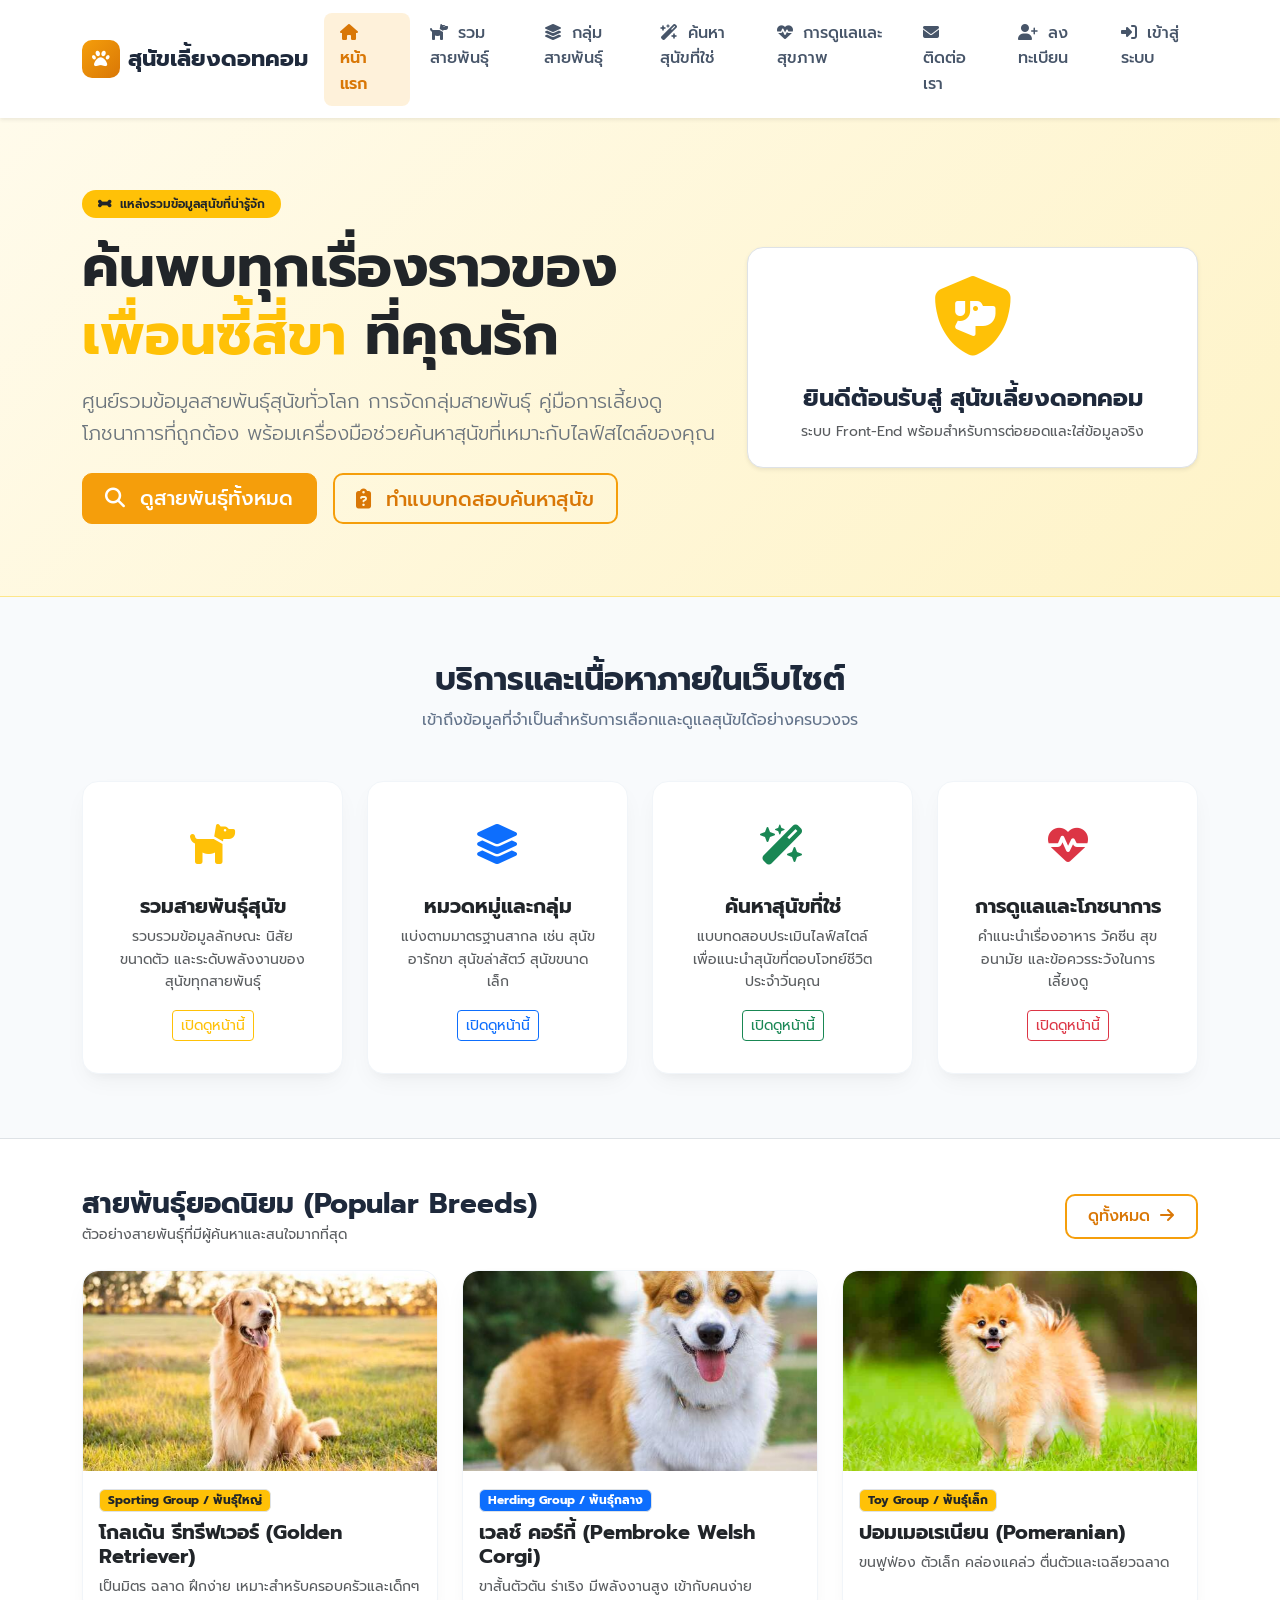
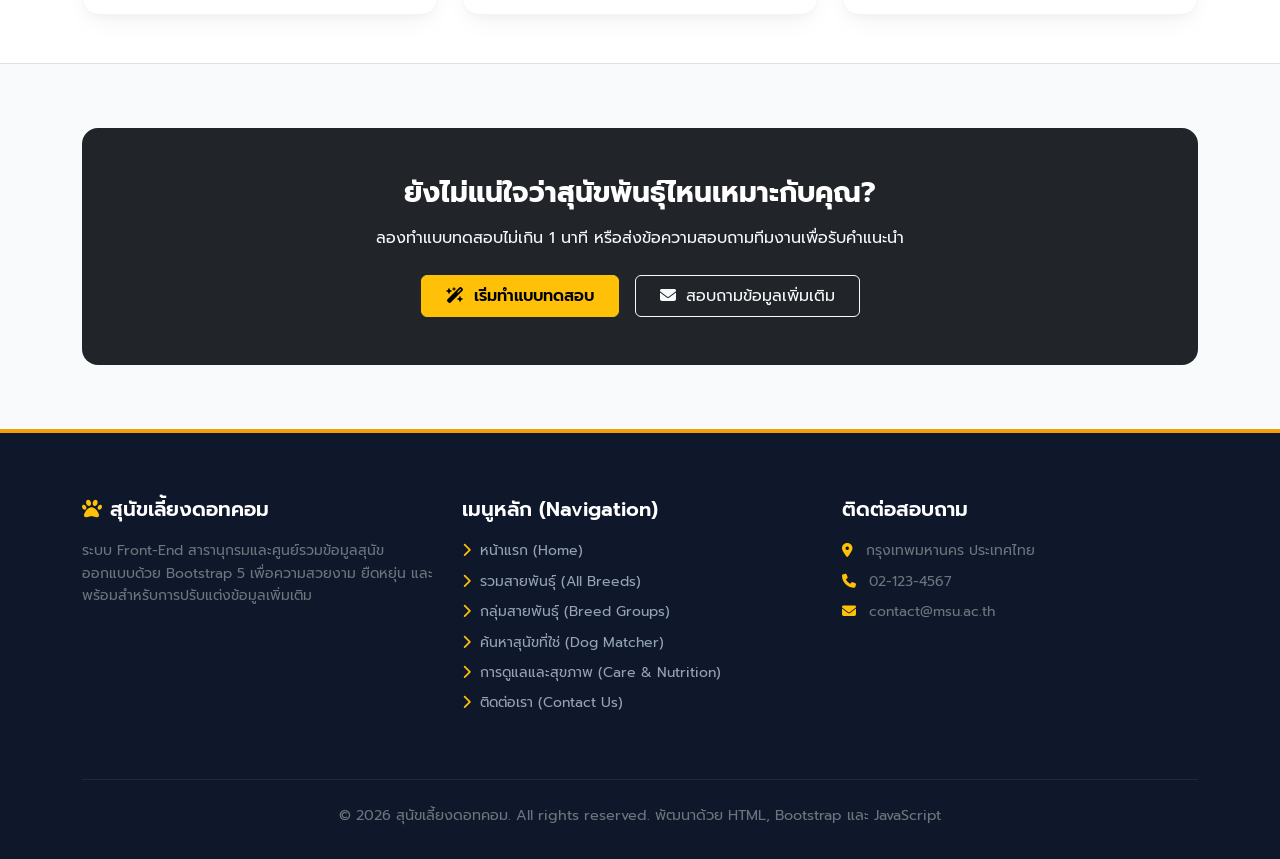
<file: index.html>
<!DOCTYPE html>
<html lang="th">
<head>
  <!-- ==========================================================================
       1. META TAGS & TITLE
       ========================================================================== -->
  <meta charset="UTF-8">
  <meta name="viewport" content="width=device-width, initial-scale=1.0">
  <title>หน้าแรก (Home) - สุนัขเลี้ยงดอทคอม สารานุกรมสุนัข</title>

  <!-- ==========================================================================
       2. EXTERNAL CSS & FONTS (Bootstrap 5, Font Awesome, Google Font Prompt)
       ========================================================================== -->
  <!-- Bootstrap 5 CSS CDN -->
  <link href="https://cdn.jsdelivr.net/npm/bootstrap@5.3.3/dist/css/bootstrap.min.css" rel="stylesheet">
  <!-- Font Awesome 6 Icons CDN -->
  <link rel="stylesheet" href="https://cdnjs.cloudflare.com/ajax/libs/font-awesome/6.5.2/css/all.min.css">
  <!-- Custom Stylesheet -->
  <link rel="stylesheet" href="css/style.css">
</head>
<body>

  <!-- ==========================================================================
       3. NAVIGATION BAR (แถบเมนูนำทางหลักทั้ง 6 หน้า)
       สามารถนำไปแก้ไขชื่อเมนู หรือเพิ่มลิงก์ได้ในส่วนนี้
       ========================================================================== -->
  <nav class="navbar navbar-expand-lg navbar-light bg-white sticky-top shadow-sm">
    <div class="container">
      <!-- โลโก้เว็บไซต์ -->
      <a class="navbar-brand" href="index.html">
        <span class="brand-icon"><i class="fa-solid fa-paw"></i></span>
        <span>สุนัขเลี้ยงดอทคอม</span>
      </a>

      <!-- ปุ่ม Hamburger สำหรับหน้าจอมือถือ -->
      <button class="navbar-toggler" type="button" data-bs-toggle="collapse" data-bs-target="#mainNavbar" aria-controls="mainNavbar" aria-expanded="false" aria-label="สลับแถบเมนู">
        <span class="navbar-toggler-icon"></span>
      </button>

      <!-- รายการลิงก์ 6 เมนูหลัก -->
      <div class="collapse navbar-collapse" id="mainNavbar">
        <ul class="navbar-nav ms-auto mb-2 mb-lg-0 gap-1">
          <!-- เมนูที่ 1: หน้าแรก (Active อยู่ที่หน้านี้) -->
          <li class="nav-item">
            <a class="nav-link active" aria-current="page" href="index.html">
              <i class="fa-solid fa-house me-1"></i> หน้าแรก
            </a>
          </li>
          <!-- เมนูที่ 2: หน้ารวมสายพันธุ์สุนัข -->
          <li class="nav-item">
            <a class="nav-link" href="breeds.html">
              <i class="fa-solid fa-dog me-1"></i> รวมสายพันธุ์
            </a>
          </li>
          <!-- เมนูที่ 3: หน้าหมวดหมู่/กลุ่มสุนัข -->
          <li class="nav-item">
            <a class="nav-link" href="groups.html">
              <i class="fa-solid fa-layer-group me-1"></i> กลุ่มสายพันธุ์
            </a>
          </li>
          <!-- เมนูที่ 4: หน้าค้นหาสุนัขที่เหมาะกับคุณ -->
          <li class="nav-item">
            <a class="nav-link" href="quiz.html">
              <i class="fa-solid fa-wand-magic-sparkles me-1"></i> ค้นหาสุนัขที่ใช่
            </a>
          </li>
          <!-- เมนูที่ 5: หน้าคู่มือการดูแลสุขภาพและโภชนาการ -->
          <li class="nav-item">
            <a class="nav-link" href="care.html">
              <i class="fa-solid fa-heart-pulse me-1"></i> การดูแลและสุขภาพ
            </a>
          </li>
          <!-- เมนูที่ 6: หน้าติดต่อเรา / แบบฟอร์มสอบถาม -->
          <li class="nav-item">
            <a class="nav-link" href="contact.html">
              <i class="fa-solid fa-envelope me-1"></i> ติดต่อเรา
            </a>
          </li>
          <!-- เมนูที่ 7: หน้าลงทะเบียนสมาชิก -->
          <li class="nav-item">
            <a class="nav-link" href="register.html">
              <i class="fa-solid fa-user-plus me-1"></i> ลงทะเบียน
            </a>
          </li>
          <!-- เมนูที่ 8: หน้าเข้าสู่ระบบ -->
          <li class="nav-item">
            <a class="nav-link" href="login.php">
              <i class="fa-solid fa-right-to-bracket me-1"></i> เข้าสู่ระบบ
            </a>
          </li>
        </ul>
      </div>
    </div>
  </nav>

  <!-- ==========================================================================
       4. HERO BANNER SECTION (ส่วนแบนเนอร์หลักต้อนรับ)
       สามารถแก้ไขข้อความต้อนรับ รูปภาพ หรือปุ่ม Call-to-action ได้
       ========================================================================== -->
  <header class="py-5" style="background: linear-gradient(135deg, #fffbeb 0%, #fef3c7 100%); border-bottom: 1px solid #fde68a;">
    <div class="container py-4">
      <div class="row align-items-center g-4">
        <!-- ฝั่งซ้าย: ข้อความโปรโมทและปุ่มเข้าสู่เนื้อหา -->
        <div class="col-lg-7">
          <span class="badge bg-warning text-dark px-3 py-2 rounded-pill mb-3 fw-semibold">
            <i class="fa-solid fa-bone me-1"></i> แหล่งรวมข้อมูลสุนัขที่น่ารู้จัก
          </span>
          <h1 class="display-4 fw-bold text-dark mb-3">
            ค้นพบทุกเรื่องราวของ <span class="text-warning">เพื่อนซี้สี่ขา</span> ที่คุณรัก
          </h1>
          <p class="lead text-secondary mb-4">
            ศูนย์รวมข้อมูลสายพันธุ์สุนัขทั่วโลก การจัดกลุ่มสายพันธุ์ คู่มือการเลี้ยงดู โภชนาการที่ถูกต้อง พร้อมเครื่องมือช่วยค้นหาสุนัขที่เหมาะกับไลฟ์สไตล์ของคุณ
          </p>
          <div class="d-flex flex-wrap gap-3">
            <a href="breeds.html" class="btn btn-primary-custom btn-lg">
              <i class="fa-solid fa-magnifying-glass me-2"></i> ดูสายพันธุ์ทั้งหมด
            </a>
            <a href="quiz.html" class="btn btn-outline-custom btn-lg">
              <i class="fa-solid fa-clipboard-question me-2"></i> ทำแบบทดสอบค้นหาสุนัข
            </a>
          </div>
        </div>

        <!-- ฝั่งขวา: การ์ดภาพตัวอย่างหรือไอคอน Hero -->
        <div class="col-lg-5 text-center">
          <div class="bg-white p-4 rounded-4 shadow-sm border text-center">
            <div class="display-1 text-warning mb-3">
              <i class="fa-solid fa-shield-dog"></i>
            </div>
            <h4 class="fw-bold mb-2">ยินดีต้อนรับสู่ สุนัขเลี้ยงดอทคอม</h4>
            <p class="text-muted small mb-0">ระบบ Front-End พร้อมสำหรับการต่อยอดและใส่ข้อมูลจริง</p>
          </div>
        </div>
      </div>
    </div>
  </header>

  <!-- ==========================================================================
       5. HIGHLIGHT FEATURES SECTION (จุดเด่นและบริการของเว็บไซต์)
       ========================================================================== -->
  <section class="section-padding">
    <div class="container">
      <div class="text-center mb-5">
        <h2 class="section-title">บริการและเนื้อหาภายในเว็บไซต์</h2>
        <p class="section-subtitle">เข้าถึงข้อมูลที่จำเป็นสำหรับการเลือกและดูแลสุนัขได้อย่างครบวงจร</p>
      </div>

      <div class="row g-4">
        <!-- การ์ดที่ 1: รวมสายพันธุ์ -->
        <div class="col-md-6 col-lg-3">
          <div class="card custom-card h-100 p-3 text-center">
            <div class="card-body">
              <div class="text-warning fs-1 mb-3">
                <i class="fa-solid fa-dog"></i>
              </div>
              <h5 class="card-title fw-bold">รวมสายพันธุ์สุนัข</h5>
              <p class="card-text text-muted small">รวบรวมข้อมูลลักษณะ นิสัย ขนาดตัว และระดับพลังงานของสุนัขทุกสายพันธุ์</p>
              <a href="breeds.html" class="btn btn-sm btn-outline-warning">เปิดดูหน้านี้</a>
            </div>
          </div>
        </div>

        <!-- การ์ดที่ 2: กลุ่มสายพันธุ์ -->
        <div class="col-md-6 col-lg-3">
          <div class="card custom-card h-100 p-3 text-center">
            <div class="card-body">
              <div class="text-primary fs-1 mb-3">
                <i class="fa-solid fa-layer-group"></i>
              </div>
              <h5 class="card-title fw-bold">หมวดหมู่และกลุ่ม</h5>
              <p class="card-text text-muted small">แบ่งตามมาตรฐานสากล เช่น สุนัขอารักขา สุนัขล่าสัตว์ สุนัขขนาดเล็ก</p>
              <a href="groups.html" class="btn btn-sm btn-outline-primary">เปิดดูหน้านี้</a>
            </div>
          </div>
        </div>

        <!-- การ์ดที่ 3: ระบบ Dog Matcher -->
        <div class="col-md-6 col-lg-3">
          <div class="card custom-card h-100 p-3 text-center">
            <div class="card-body">
              <div class="text-success fs-1 mb-3">
                <i class="fa-solid fa-wand-magic-sparkles"></i>
              </div>
              <h5 class="card-title fw-bold">ค้นหาสุนัขที่ใช่</h5>
              <p class="card-text text-muted small">แบบทดสอบประเมินไลฟ์สไตล์ เพื่อแนะนำสุนัขที่ตอบโจทย์ชีวิตประจำวันคุณ</p>
              <a href="quiz.html" class="btn btn-sm btn-outline-success">เปิดดูหน้านี้</a>
            </div>
          </div>
        </div>

        <!-- การ์ดที่ 4: คู่มือสุขภาพ -->
        <div class="col-md-6 col-lg-3">
          <div class="card custom-card h-100 p-3 text-center">
            <div class="card-body">
              <div class="text-danger fs-1 mb-3">
                <i class="fa-solid fa-heart-pulse"></i>
              </div>
              <h5 class="card-title fw-bold">การดูแลและโภชนาการ</h5>
              <p class="card-text text-muted small">คำแนะนำเรื่องอาหาร วัคซีน สุขอนามัย และข้อควรระวังในการเลี้ยงดู</p>
              <a href="care.html" class="btn btn-sm btn-outline-danger">เปิดดูหน้านี้</a>
            </div>
          </div>
        </div>
      </div>
    </div>
  </section>

  <!-- ==========================================================================
       6. PREVIEW BREEDS SECTION (ตัวอย่างสายพันธุ์ยอดนิยม)
       ========================================================================== -->
  <section class="py-5 bg-white border-top border-bottom">
    <div class="container">
      <div class="d-flex justify-content-between align-items-center mb-4 flex-wrap gap-2">
        <div>
          <h3 class="fw-bold mb-1">สายพันธุ์ยอดนิยม (Popular Breeds)</h3>
          <p class="text-muted mb-0 small">ตัวอย่างสายพันธุ์ที่มีผู้ค้นหาและสนใจมากที่สุด</p>
        </div>
        <a href="breeds.html" class="btn btn-outline-custom">ดูทั้งหมด <i class="fa-solid fa-arrow-right ms-1"></i></a>
      </div>

      <div class="row g-4">
        <!-- ตัวอย่างสายพันธุ์ 1 -->
        <div class="col-md-4">
          <div class="card custom-card h-100">
            <!-- รูปภาพสายพันธุ์จากโฟลเดอร์ Assets -->
            <img src="Assets/images/Large breeds/Golden Retriever.jpg" class="card-img-top breed-card-img" alt="โกลเด้น รีทรีฟเวอร์ (Golden Retriever)" loading="lazy" onerror="this.src='images/breeds/golden-retriever.svg'">
            <div class="card-body">
              <span class="badge bg-warning text-dark border mb-2">Sporting Group / พันธุ์ใหญ่</span>
              <h5 class="card-title fw-bold">โกลเด้น รีทรีฟเวอร์ (Golden Retriever)</h5>
              <p class="card-text text-muted small">เป็นมิตร ฉลาด ฝึกง่าย เหมาะสำหรับครอบครัวและเด็กๆ</p>
            </div>
          </div>
        </div>

        <!-- ตัวอย่างสายพันธุ์ 2 -->
        <div class="col-md-4">
          <div class="card custom-card h-100">
            <!-- รูปภาพสายพันธุ์จากโฟลเดอร์ Assets -->
            <img src="Assets/images/Medium breeds/Pembroke Welsh Corgi.jpg" class="card-img-top breed-card-img" alt="เวลช์ คอร์กี้ (Pembroke Welsh Corgi)" loading="lazy" onerror="this.src='images/breeds/corgi.svg'">
            <div class="card-body">
              <span class="badge bg-primary text-white border mb-2">Herding Group / พันธุ์กลาง</span>
              <h5 class="card-title fw-bold">เวลช์ คอร์กี้ (Pembroke Welsh Corgi)</h5>
              <p class="card-text text-muted small">ขาสั้นตัวตัน ร่าเริง มีพลังงานสูง เข้ากับคนง่าย</p>
            </div>
          </div>
        </div>

        <!-- ตัวอย่างสายพันธุ์ 3 -->
        <div class="col-md-4">
          <div class="card custom-card h-100">
            <!-- รูปภาพสายพันธุ์จากโฟลเดอร์ Assets -->
            <img src="Assets/images/Small breeds/Pomeranian.jpg" class="card-img-top breed-card-img" alt="ปอมเมอเรเนียน (Pomeranian)" loading="lazy" onerror="this.src='images/breeds/pomeranian.svg'">
            <div class="card-body">
              <span class="badge bg-warning text-dark border mb-2">Toy Group / พันธุ์เล็ก</span>
              <h5 class="card-title fw-bold">ปอมเมอเรเนียน (Pomeranian)</h5>
              <p class="card-text text-muted small">ขนฟูฟ่อง ตัวเล็ก คล่องแคล่ว ตื่นตัวและเฉลียวฉลาด</p>
            </div>
          </div>
        </div>
      </div>
    </div>
  </section>

  <!-- ==========================================================================
       7. CTA BANNER (กล่องเชิญชวนติดต่อหรือทำแบบทดสอบ)
       ========================================================================== -->
  <section class="section-padding">
    <div class="container">
      <div class="p-5 rounded-4 text-center bg-dark text-white position-relative overflow-hidden">
        <h3 class="fw-bold mb-3">ยังไม่แน่ใจว่าสุนัขพันธุ์ไหนเหมาะกับคุณ?</h3>
        <p class="text-light mb-4">ลองทำแบบทดสอบไม่เกิน 1 นาที หรือส่งข้อความสอบถามทีมงานเพื่อรับคำแนะนำ</p>
        <div class="d-flex justify-content-center gap-3 flex-wrap">
          <a href="quiz.html" class="btn btn-warning px-4 py-2 fw-semibold">
            <i class="fa-solid fa-wand-magic-sparkles me-1"></i> เริ่มทำแบบทดสอบ
          </a>
          <a href="contact.html" class="btn btn-outline-light px-4 py-2">
            <i class="fa-solid fa-envelope me-1"></i> สอบถามข้อมูลเพิ่มเติม
          </a>
        </div>
      </div>
    </div>
  </section>

  <!-- ==========================================================================
       8. FOOTER SECTION (ส่วนท้ายเว็บไซต์)
       ========================================================================== -->
  <footer class="footer">
    <div class="container">
      <div class="row g-4">
        <!-- ข้อมูลเว็บไซต์ -->
        <div class="col-lg-4 col-md-6">
          <h5 class="footer-heading">
            <i class="fa-solid fa-paw text-warning me-2"></i>สุนัขเลี้ยงดอทคอม
          </h5>
          <p class="small text-secondary">
            ระบบ Front-End สารานุกรมและศูนย์รวมข้อมูลสุนัข ออกแบบด้วย Bootstrap 5 เพื่อความสวยงาม ยืดหยุ่น และพร้อมสำหรับการปรับแต่งข้อมูลเพิ่มเติม
          </p>
        </div>

        <!-- ลิงก์ด่วนทั้ง 6 เมนู -->
        <div class="col-lg-4 col-md-6">
          <h5 class="footer-heading">เมนูหลัก (Navigation)</h5>
          <ul class="list-unstyled small d-flex flex-column gap-2">
            <li><a href="index.html"><i class="fa-solid fa-chevron-right me-1 text-warning"></i> หน้าแรก (Home)</a></li>
            <li><a href="breeds.html"><i class="fa-solid fa-chevron-right me-1 text-warning"></i> รวมสายพันธุ์ (All Breeds)</a></li>
            <li><a href="groups.html"><i class="fa-solid fa-chevron-right me-1 text-warning"></i> กลุ่มสายพันธุ์ (Breed Groups)</a></li>
            <li><a href="quiz.html"><i class="fa-solid fa-chevron-right me-1 text-warning"></i> ค้นหาสุนัขที่ใช่ (Dog Matcher)</a></li>
            <li><a href="care.html"><i class="fa-solid fa-chevron-right me-1 text-warning"></i> การดูแลและสุขภาพ (Care & Nutrition)</a></li>
            <li><a href="contact.html"><i class="fa-solid fa-chevron-right me-1 text-warning"></i> ติดต่อเรา (Contact Us)</a></li>
          </ul>
        </div>

        <!-- ข้อมูลติดต่อด่วน -->
        <div class="col-lg-4 col-md-12">
          <h5 class="footer-heading">ติดต่อสอบถาม</h5>
          <p class="small text-secondary mb-2"><i class="fa-solid fa-location-dot me-2 text-warning"></i> กรุงเทพมหานคร ประเทศไทย</p>
          <p class="small text-secondary mb-2"><i class="fa-solid fa-phone me-2 text-warning"></i> 02-123-4567</p>
          <p class="small text-secondary mb-3"><i class="fa-solid fa-envelope me-2 text-warning"></i> contact@msu.ac.th</p>
        </div>
      </div>

      <!-- ลิขสิทธิ์ -->
      <div class="footer-bottom text-center text-secondary">
        <p class="mb-0">© 2026 สุนัขเลี้ยงดอทคอม. All rights reserved. พัฒนาด้วย HTML, Bootstrap และ JavaScript</p>
      </div>
    </div>
  </footer>

  <!-- ==========================================================================
       9. SCRIPTS (Bootstrap 5 Bundle & Main JS)
       ========================================================================== -->
  <script src="https://cdn.jsdelivr.net/npm/bootstrap@5.3.3/dist/js/bootstrap.bundle.min.js"></script>
  <script src="js/main.js"></script>
</body>
</html>
</file>
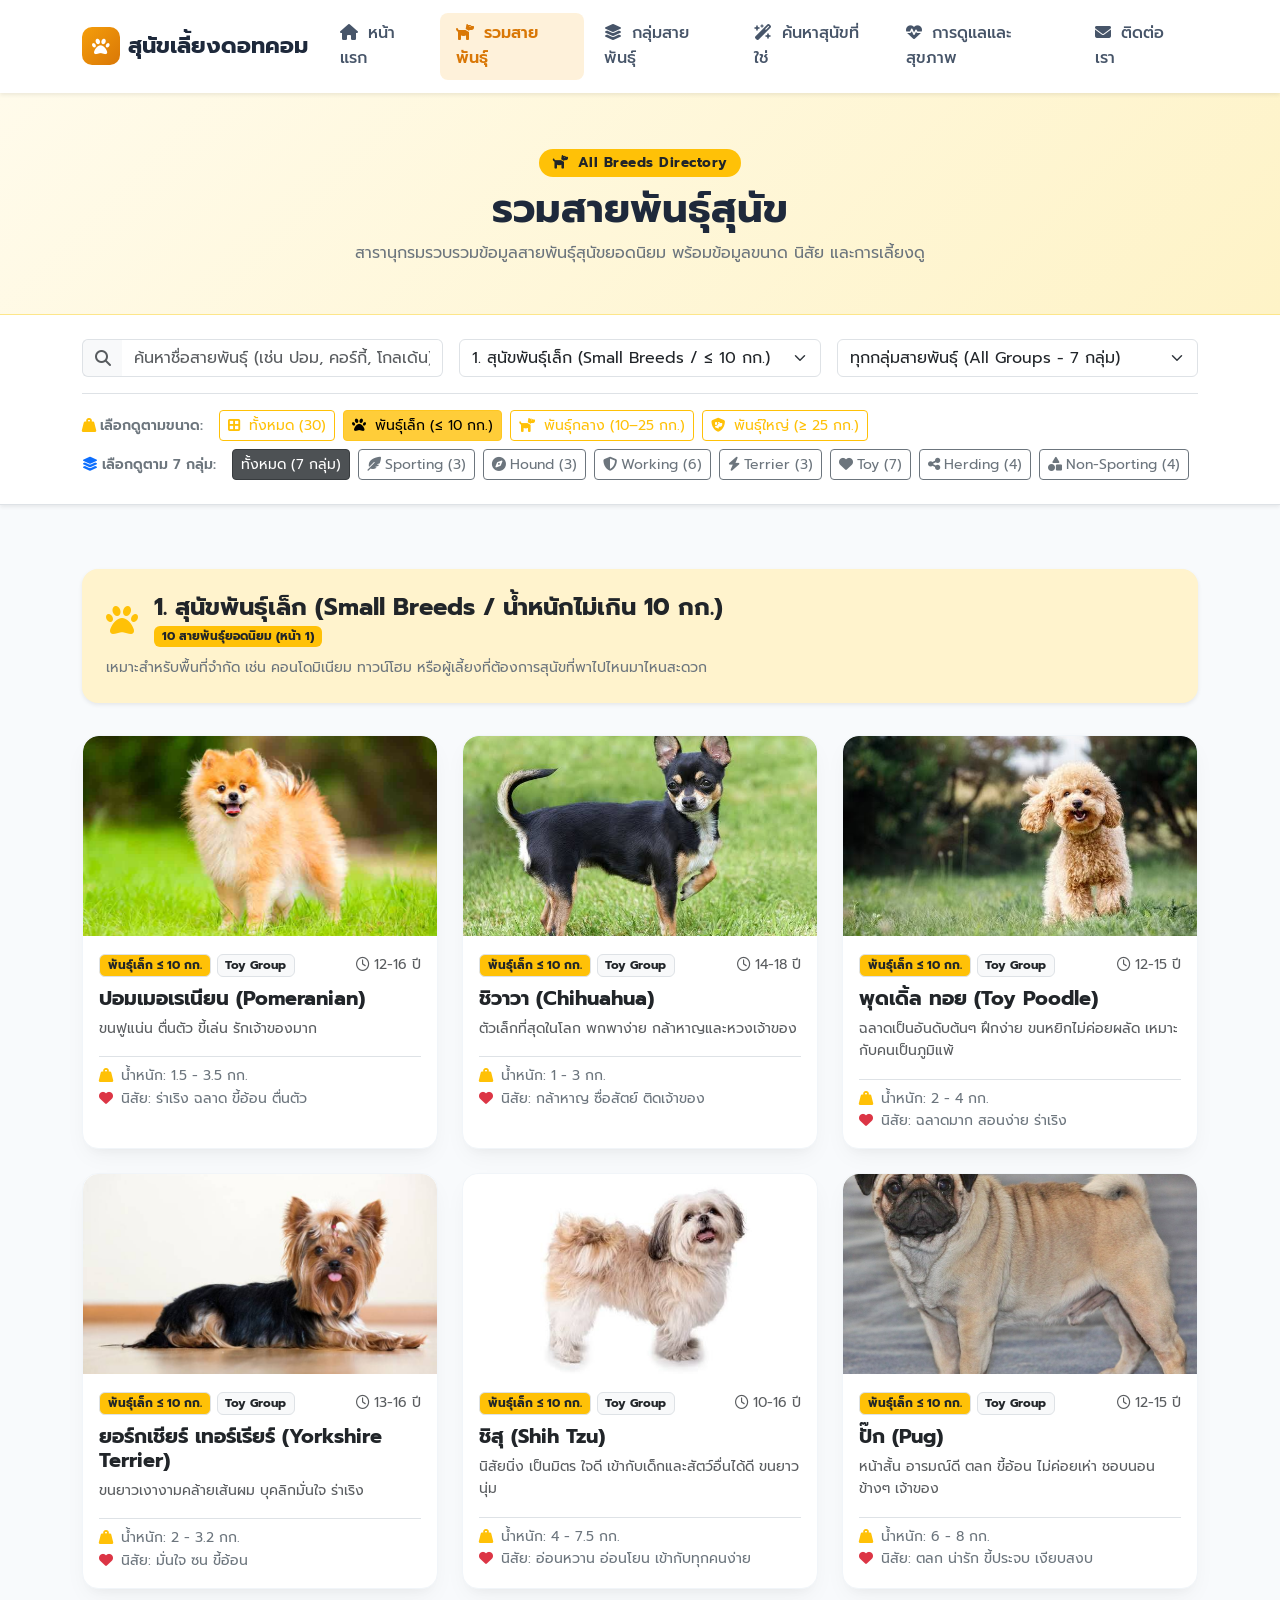
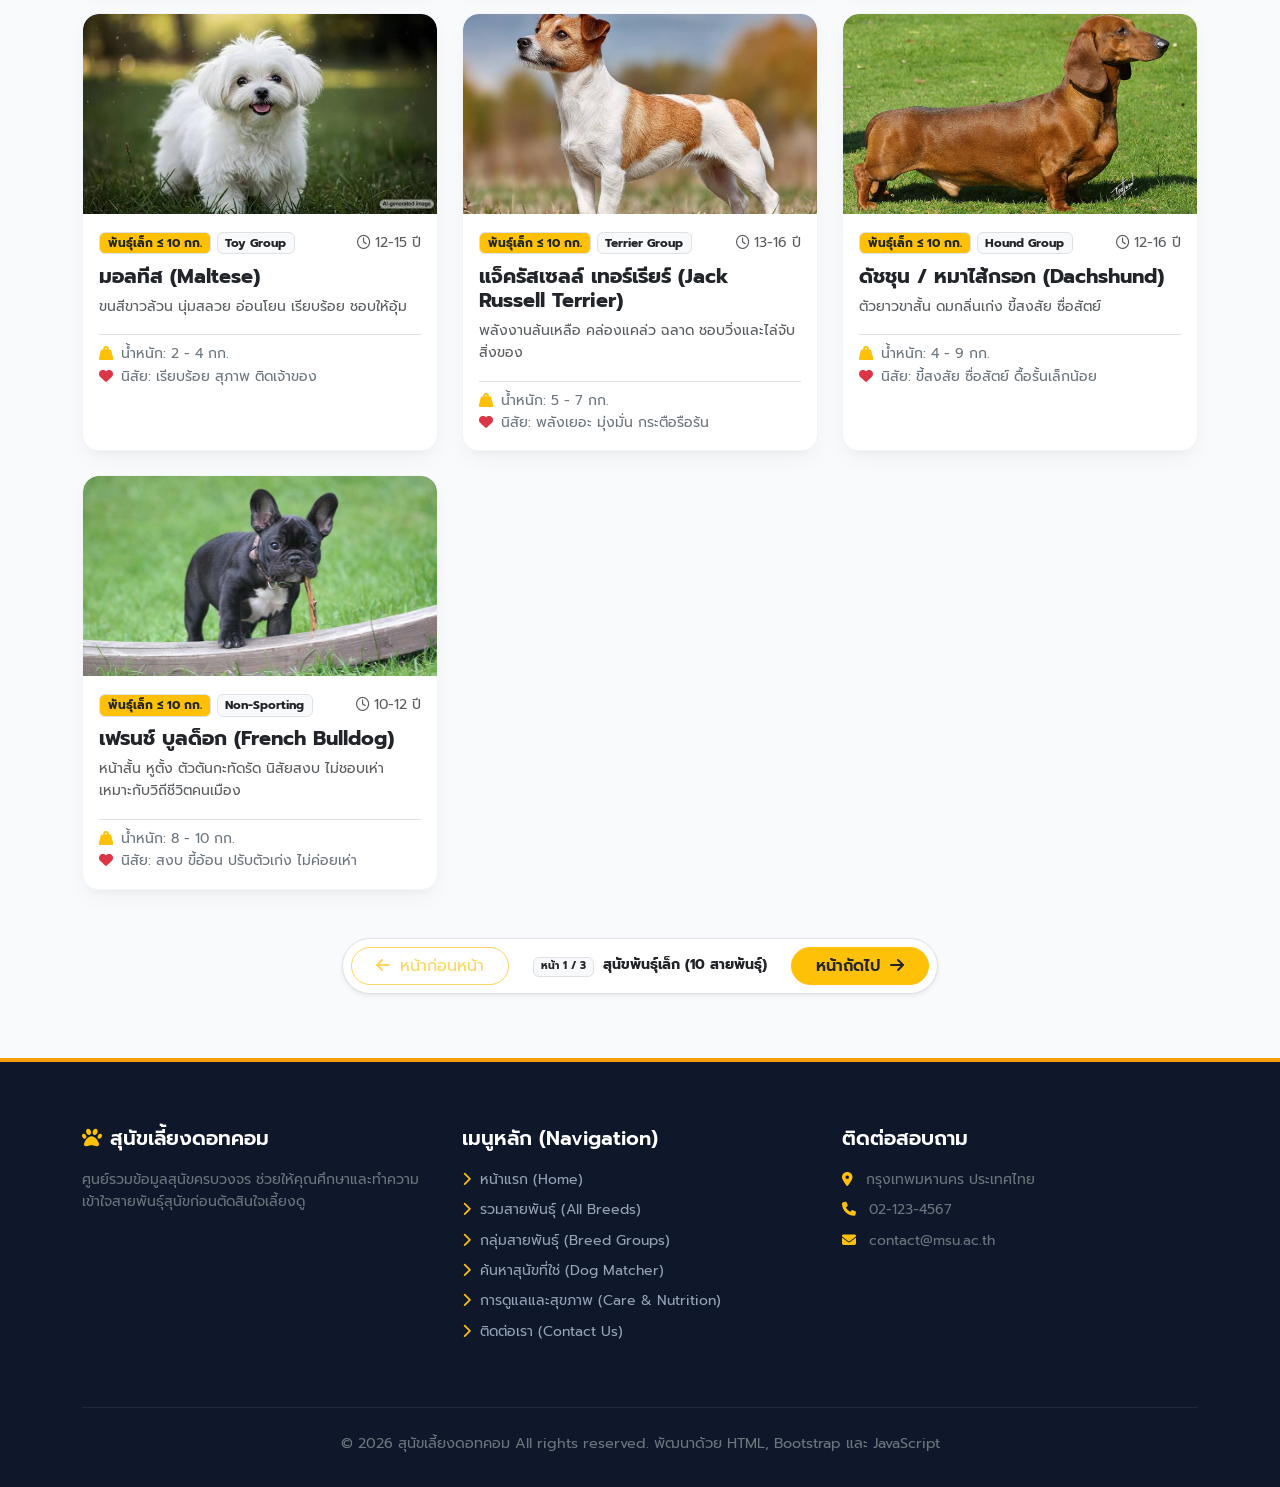
<file: breeds.html>
<!DOCTYPE html>
<html lang="th">
<head>
  <!-- ==========================================================================
       1. META TAGS & TITLE
       ========================================================================== -->
  <meta charset="UTF-8">
  <meta name="viewport" content="width=device-width, initial-scale=1.0">
  <title>รวมสายพันธุ์สุนัข (All Breeds) - สุนัขเลี้ยงดอทคอม</title>

  <!-- ==========================================================================
       2. EXTERNAL CSS & FONTS
       ========================================================================== -->
  <link href="https://cdn.jsdelivr.net/npm/bootstrap@5.3.3/dist/css/bootstrap.min.css" rel="stylesheet">
  <link rel="stylesheet" href="https://cdnjs.cloudflare.com/ajax/libs/font-awesome/6.5.2/css/all.min.css">
  <link rel="stylesheet" href="css/style.css">
</head>
<body>

  <!-- ==========================================================================
       3. NAVIGATION BAR (แถบเมนูนำทางหลักทั้ง 6 หน้า)
       ========================================================================== -->
  <nav class="navbar navbar-expand-lg navbar-light bg-white sticky-top shadow-sm">
    <div class="container">
      <a class="navbar-brand" href="index.html">
        <span class="brand-icon"><i class="fa-solid fa-paw"></i></span>
        <span>สุนัขเลี้ยงดอทคอม</span>
      </a>

      <button class="navbar-toggler" type="button" data-bs-toggle="collapse" data-bs-target="#mainNavbar" aria-controls="mainNavbar" aria-expanded="false" aria-label="สลับแถบเมนู">
        <span class="navbar-toggler-icon"></span>
      </button>

      <div class="collapse navbar-collapse" id="mainNavbar">
        <ul class="navbar-nav ms-auto mb-2 mb-lg-0 gap-1">
          <!-- เมนูที่ 1: หน้าแรก -->
          <li class="nav-item">
            <a class="nav-link" href="index.html">
              <i class="fa-solid fa-house me-1"></i> หน้าแรก
            </a>
          </li>
          <!-- เมนูที่ 2: หน้ารวมสายพันธุ์สุนัข (Active ที่หน้านี้) -->
          <li class="nav-item">
            <a class="nav-link active" aria-current="page" href="breeds.html">
              <i class="fa-solid fa-dog me-1"></i> รวมสายพันธุ์
            </a>
          </li>
          <!-- เมนูที่ 3: หน้าหมวดหมู่/กลุ่มสุนัข -->
          <li class="nav-item">
            <a class="nav-link" href="groups.html">
              <i class="fa-solid fa-layer-group me-1"></i> กลุ่มสายพันธุ์
            </a>
          </li>
          <!-- เมนูที่ 4: หน้าค้นหาสุนัขที่เหมาะกับคุณ -->
          <li class="nav-item">
            <a class="nav-link" href="quiz.html">
              <i class="fa-solid fa-wand-magic-sparkles me-1"></i> ค้นหาสุนัขที่ใช่
            </a>
          </li>
          <!-- เมนูที่ 5: หน้าคู่มือการดูแลสุขภาพและโภชนาการ -->
          <li class="nav-item">
            <a class="nav-link" href="care.html">
              <i class="fa-solid fa-heart-pulse me-1"></i> การดูแลและสุขภาพ
            </a>
          </li>
          <!-- เมนูที่ 6: หน้าติดต่อเรา / แบบฟอร์มสอบถาม -->
          <li class="nav-item">
            <a class="nav-link" href="contact.html">
              <i class="fa-solid fa-envelope me-1"></i> ติดต่อเรา
            </a>
          </li>
        </ul>
      </div>
    </div>
  </nav>

  <!-- ==========================================================================
       4. PAGE HEADER BANNER (แบนเนอร์หัวหน้าเว็บ)
       ========================================================================== -->
  <header class="page-header-banner">
    <div class="container text-center">
      <span class="badge bg-warning text-dark rounded-pill mb-2">
        <i class="fa-solid fa-dog me-1"></i> All Breeds Directory
      </span>
      <h1 class="fw-bold mb-2">รวมสายพันธุ์สุนัข</h1>
      <p class="text-secondary mb-0">สารานุกรมรวบรวมข้อมูลสายพันธุ์สุนัขยอดนิยม พร้อมข้อมูลขนาด นิสัย และการเลี้ยงดู</p>
    </div>
  </header>

  <!-- ==========================================================================
       5. FILTER & SEARCH SECTION (แถบค้นหาและตัวกรองข้อมูลตามขนาด)
       ========================================================================== -->
  <section class="py-4 bg-white border-bottom shadow-sm">
    <div class="container">
      <div class="row g-3 align-items-center">
        <!-- ช่องพิมพ์ค้นหาชื่อสายพันธุ์ -->
        <div class="col-md-4">
          <div class="input-group">
            <span class="input-group-text bg-light border-end-0"><i class="fa-solid fa-magnifying-glass text-muted"></i></span>
            <input type="text" id="breedSearchInput" class="form-control border-start-0" placeholder="ค้นหาชื่อสายพันธุ์ (เช่น ปอม, คอร์กี้, โกลเด้น)...">
          </div>
        </div>

        <!-- ตัวกรองขนาดตัว (Dropdown) -->
        <div class="col-md-4">
          <select class="form-select" id="sizeFilterSelect">
            <option selected value="all">ทุกขนาดตัว (All Sizes - 30 สายพันธุ์)</option>
            <option value="small">1. สุนัขพันธุ์เล็ก (Small Breeds / &le; 10 กก.)</option>
            <option value="medium">2. สุนัขพันธุ์กลาง (Medium Breeds / 10–25 กก.)</option>
            <option value="large">3. สุนัขพันธุ์ใหญ่ (Large Breeds / &ge; 25 กก.)</option>
          </select>
        </div>

        <!-- ตัวกรองกลุ่มสายพันธุ์สากล (Dropdown) -->
        <div class="col-md-4">
          <select class="form-select" id="groupFilterSelect">
            <option selected value="all">ทุกกลุ่มสายพันธุ์ (All Groups - 7 กลุ่ม)</option>
            <option value="sporting">1. Sporting Group (ล่าสัตว์/เก็บเหยื่อ - 3 สายพันธุ์)</option>
            <option value="hound">2. Hound Group (ล่าสัตว์ดมกลิ่น/สายตา - 3 สายพันธุ์)</option>
            <option value="working">3. Working Group (ทำงานและอารักขา - 6 สายพันธุ์)</option>
            <option value="terrier">4. Terrier Group (เทอร์เรียร์ - 3 สายพันธุ์)</option>
            <option value="toy">5. Toy Group (พันธุ์จิ๋วเลี้ยงเป็นเพื่อน - 7 สายพันธุ์)</option>
            <option value="herding">6. Herding Group (ต้อนฝูงสัตว์ - 4 สายพันธุ์)</option>
            <option value="non-sporting">7. Non-Sporting Group (เอนกประสงค์ - 4 สายพันธุ์)</option>
          </select>
        </div>
      </div>

      <!-- ปุ่มกดเลือกด่วนตามขนาดและกลุ่ม (Pill Filter Buttons) -->
      <div class="mt-3 pt-3 border-top">
        <!-- ตัวกรองตามขนาดตัว -->
        <div class="d-flex flex-wrap gap-2 align-items-center mb-2">
          <span class="fw-semibold text-secondary small me-2"><i class="fa-solid fa-weight-hanging me-1 text-warning"></i>เลือกดูตามขนาด:</span>
          <button type="button" class="btn btn-sm btn-outline-warning size-filter-btn active" data-size="all">
            <i class="fa-solid fa-border-all me-1"></i> ทั้งหมด (30)
          </button>
          <button type="button" class="btn btn-sm btn-outline-warning size-filter-btn" data-size="small">
            <i class="fa-solid fa-paw me-1"></i> พันธุ์เล็ก (&le; 10 กก.)
          </button>
          <button type="button" class="btn btn-sm btn-outline-warning size-filter-btn" data-size="medium">
            <i class="fa-solid fa-dog me-1"></i> พันธุ์กลาง (10–25 กก.)
          </button>
          <button type="button" class="btn btn-sm btn-outline-warning size-filter-btn" data-size="large">
            <i class="fa-solid fa-shield-dog me-1"></i> พันธุ์ใหญ่ (&ge; 25 กก.)
          </button>
        </div>

        <!-- ตัวกรองตาม 7 กลุ่มมาตรฐานสากล -->
        <div class="d-flex flex-wrap gap-2 align-items-center">
          <span class="fw-semibold text-secondary small me-2"><i class="fa-solid fa-layer-group me-1 text-primary"></i>เลือกดูตาม 7 กลุ่ม:</span>
          <button type="button" class="btn btn-sm btn-dark text-white group-filter-btn active" data-group="all">
            ทั้งหมด (7 กลุ่ม)
          </button>
          <button type="button" class="btn btn-sm btn-outline-secondary group-filter-btn" data-group="sporting">
            <i class="fa-solid fa-feather-pointed me-1"></i>Sporting (3)
          </button>
          <button type="button" class="btn btn-sm btn-outline-secondary group-filter-btn" data-group="hound">
            <i class="fa-solid fa-compass me-1"></i>Hound (3)
          </button>
          <button type="button" class="btn btn-sm btn-outline-secondary group-filter-btn" data-group="working">
            <i class="fa-solid fa-shield-halved me-1"></i>Working (6)
          </button>
          <button type="button" class="btn btn-sm btn-outline-secondary group-filter-btn" data-group="terrier">
            <i class="fa-solid fa-bolt me-1"></i>Terrier (3)
          </button>
          <button type="button" class="btn btn-sm btn-outline-secondary group-filter-btn" data-group="toy">
            <i class="fa-solid fa-heart me-1"></i>Toy (7)
          </button>
          <button type="button" class="btn btn-sm btn-outline-secondary group-filter-btn" data-group="herding">
            <i class="fa-solid fa-share-nodes me-1"></i>Herding (4)
          </button>
          <button type="button" class="btn btn-sm btn-outline-secondary group-filter-btn" data-group="non-sporting">
            <i class="fa-solid fa-shapes me-1"></i>Non-Sporting (4)
          </button>
        </div>
      </div>
    </div>
  </section>

  <!-- ==========================================================================
       6. BREEDS GRID SECTION (รายการการ์ดสายพันธุ์สุนัขแบ่งตามขนาด 30 สายพันธุ์)
       ========================================================================== -->
  <main class="section-padding">
    <div class="container">
      <div class="row g-4" id="breedListContainer">

        <!-- ==============================================================
             กลุ่มที่ 1 : สุนัขพันธุ์เล็ก (Small Breeds / น้ำหนักไม่เกิน 10 กก.)
             เหมาะสำหรับพื้นที่จำกัด เช่น คอนโดมิเนียม ทาวน์โฮม หรือพกพาสะดวก
             ============================================================== -->
        <div class="col-12 size-category-header" id="smallCategoryHeader" data-size-header="small">
          <div class="alert alert-warning border-0 shadow-sm rounded-4 p-4 mb-2">
            <div class="d-flex align-items-center mb-2">
              <span class="fs-2 me-3"><i class="fa-solid fa-paw text-warning"></i></span>
              <div>
                <h4 class="fw-bold mb-0 text-dark">1. สุนัขพันธุ์เล็ก (Small Breeds / น้ำหนักไม่เกิน 10 กก.)</h4>
                <span class="badge bg-warning text-dark mt-1">10 สายพันธุ์ยอดนิยม (หน้า 1)</span>
              </div>
            </div>
            <p class="text-secondary mb-0 small">
              เหมาะสำหรับพื้นที่จำกัด เช่น คอนโดมิเนียม ทาวน์โฮม หรือผู้เลี้ยงที่ต้องการสุนัขที่พาไปไหนมาไหนสะดวก
            </p>
          </div>
        </div>

        <!-- สายพันธุ์ที่ 1: ปอมเมอเรเนียน -->
        <div class="col-md-6 col-lg-4 col-breed-wrapper" data-size="small" data-group="toy" data-page="1">
          <div class="card custom-card h-100 breed-item-card">
            <!-- รูปภาพสายพันธุ์จากโฟลเดอร์ Assets -->
            <img src="Assets/images/Small breeds/Pomeranian.jpg" class="card-img-top breed-card-img" alt="ปอมเมอเรเนียน (Pomeranian)" loading="lazy" onerror="this.src='images/breeds/pomeranian.svg'">
            <div class="card-body">
              <div class="d-flex justify-content-between align-items-center mb-2 flex-wrap gap-1">
                <div>
                  <span class="badge bg-warning text-dark border">พันธุ์เล็ก &le; 10 กก.</span>
                  <span class="badge bg-light text-dark border">Toy Group</span>
                </div>
                <span class="text-muted small"><i class="fa-regular fa-clock me-1"></i>12-16 ปี</span>
              </div>
              <h5 class="card-title fw-bold">ปอมเมอเรเนียน (Pomeranian)</h5>
              <p class="card-text text-muted small">ขนฟูแน่น ตื่นตัว ขี้เล่น รักเจ้าของมาก</p>
              <div class="border-top pt-2 small text-secondary">
                <div><i class="fa-solid fa-weight-hanging text-warning me-2"></i>น้ำหนัก: 1.5 - 3.5 กก.</div>
                <div><i class="fa-solid fa-heart text-danger me-2"></i>นิสัย: ร่าเริง ฉลาด ขี้อ้อน ตื่นตัว</div>
              </div>
            </div>
          </div>
        </div>

        <!-- สายพันธุ์ที่ 2: ชิวาวา -->
        <div class="col-md-6 col-lg-4 col-breed-wrapper" data-size="small" data-group="toy" data-page="1">
          <div class="card custom-card h-100 breed-item-card">
            <!-- รูปภาพสายพันธุ์จากโฟลเดอร์ Assets -->
            <img src="Assets/images/Small breeds/Chihuahua.jpg" class="card-img-top breed-card-img" alt="ชิวาวา (Chihuahua)" loading="lazy" onerror="this.src='images/breeds/chihuahua.svg'">
            <div class="card-body">
              <div class="d-flex justify-content-between align-items-center mb-2 flex-wrap gap-1">
                <div>
                  <span class="badge bg-warning text-dark border">พันธุ์เล็ก &le; 10 กก.</span>
                  <span class="badge bg-light text-dark border">Toy Group</span>
                </div>
                <span class="text-muted small"><i class="fa-regular fa-clock me-1"></i>14-18 ปี</span>
              </div>
              <h5 class="card-title fw-bold">ชิวาวา (Chihuahua)</h5>
              <p class="card-text text-muted small">ตัวเล็กที่สุดในโลก พกพาง่าย กล้าหาญและหวงเจ้าของ</p>
              <div class="border-top pt-2 small text-secondary">
                <div><i class="fa-solid fa-weight-hanging text-warning me-2"></i>น้ำหนัก: 1 - 3 กก.</div>
                <div><i class="fa-solid fa-heart text-danger me-2"></i>นิสัย: กล้าหาญ ซื่อสัตย์ ติดเจ้าของ</div>
              </div>
            </div>
          </div>
        </div>

        <!-- สายพันธุ์ที่ 3: พุดเดิ้ล ทอย -->
        <div class="col-md-6 col-lg-4 col-breed-wrapper" data-size="small" data-group="toy" data-page="1">
          <div class="card custom-card h-100 breed-item-card">
            <!-- รูปภาพสายพันธุ์จากโฟลเดอร์ Assets -->
            <img src="Assets/images/Small breeds/toy poodle.jpg" class="card-img-top breed-card-img" alt="พุดเดิ้ล ทอย (Toy Poodle)" loading="lazy" onerror="this.src='images/breeds/toy-poodle.svg'">
            <div class="card-body">
              <div class="d-flex justify-content-between align-items-center mb-2 flex-wrap gap-1">
                <div>
                  <span class="badge bg-warning text-dark border">พันธุ์เล็ก &le; 10 กก.</span>
                  <span class="badge bg-light text-dark border">Toy Group</span>
                </div>
                <span class="text-muted small"><i class="fa-regular fa-clock me-1"></i>12-15 ปี</span>
              </div>
              <h5 class="card-title fw-bold">พุดเดิ้ล ทอย (Toy Poodle)</h5>
              <p class="card-text text-muted small">ฉลาดเป็นอันดับต้นๆ ฝึกง่าย ขนหยิกไม่ค่อยผลัด เหมาะกับคนเป็นภูมิแพ้</p>
              <div class="border-top pt-2 small text-secondary">
                <div><i class="fa-solid fa-weight-hanging text-warning me-2"></i>น้ำหนัก: 2 - 4 กก.</div>
                <div><i class="fa-solid fa-heart text-danger me-2"></i>นิสัย: ฉลาดมาก สอนง่าย ร่าเริง</div>
              </div>
            </div>
          </div>
        </div>

        <!-- สายพันธุ์ที่ 4: ยอร์กเชียร์ เทอร์เรียร์ -->
        <div class="col-md-6 col-lg-4 col-breed-wrapper" data-size="small" data-group="toy" data-page="1">
          <div class="card custom-card h-100 breed-item-card">
            <!-- รูปภาพสายพันธุ์จากโฟลเดอร์ Assets -->
            <img src="Assets/images/Small breeds/yorkshire terrier.jpg" class="card-img-top breed-card-img" alt="ยอร์กเชียร์ เทอร์เรียร์ (Yorkshire Terrier)" loading="lazy" onerror="this.src='images/breeds/yorkshire-terrier.svg'">
            <div class="card-body">
              <div class="d-flex justify-content-between align-items-center mb-2 flex-wrap gap-1">
                <div>
                  <span class="badge bg-warning text-dark border">พันธุ์เล็ก &le; 10 กก.</span>
                  <span class="badge bg-light text-dark border">Toy Group</span>
                </div>
                <span class="text-muted small"><i class="fa-regular fa-clock me-1"></i>13-16 ปี</span>
              </div>
              <h5 class="card-title fw-bold">ยอร์กเชียร์ เทอร์เรียร์ (Yorkshire Terrier)</h5>
              <p class="card-text text-muted small">ขนยาวเงางามคล้ายเส้นผม บุคลิกมั่นใจ ร่าเริง</p>
              <div class="border-top pt-2 small text-secondary">
                <div><i class="fa-solid fa-weight-hanging text-warning me-2"></i>น้ำหนัก: 2 - 3.2 กก.</div>
                <div><i class="fa-solid fa-heart text-danger me-2"></i>นิสัย: มั่นใจ ซน ขี้อ้อน</div>
              </div>
            </div>
          </div>
        </div>

        <!-- สายพันธุ์ที่ 5: ชิสุ -->
        <div class="col-md-6 col-lg-4 col-breed-wrapper" data-size="small" data-group="toy" data-page="1">
          <div class="card custom-card h-100 breed-item-card">
            <!-- รูปภาพสายพันธุ์จากโฟลเดอร์ Assets -->
            <img src="Assets/images/Small breeds/shih tzu.jpg" class="card-img-top breed-card-img" alt="ชิสุ (Shih Tzu)" loading="lazy" onerror="this.src='images/breeds/shih-tzu.svg'">
            <div class="card-body">
              <div class="d-flex justify-content-between align-items-center mb-2 flex-wrap gap-1">
                <div>
                  <span class="badge bg-warning text-dark border">พันธุ์เล็ก &le; 10 กก.</span>
                  <span class="badge bg-light text-dark border">Toy Group</span>
                </div>
                <span class="text-muted small"><i class="fa-regular fa-clock me-1"></i>10-16 ปี</span>
              </div>
              <h5 class="card-title fw-bold">ชิสุ (Shih Tzu)</h5>
              <p class="card-text text-muted small">นิสัยนิ่ง เป็นมิตร ใจดี เข้ากับเด็กและสัตว์อื่นได้ดี ขนยาวนุ่ม</p>
              <div class="border-top pt-2 small text-secondary">
                <div><i class="fa-solid fa-weight-hanging text-warning me-2"></i>น้ำหนัก: 4 - 7.5 กก.</div>
                <div><i class="fa-solid fa-heart text-danger me-2"></i>นิสัย: อ่อนหวาน อ่อนโยน เข้ากับทุกคนง่าย</div>
              </div>
            </div>
          </div>
        </div>

        <!-- สายพันธุ์ที่ 6: ปั๊ก -->
        <div class="col-md-6 col-lg-4 col-breed-wrapper" data-size="small" data-group="toy" data-page="1">
          <div class="card custom-card h-100 breed-item-card">
            <!-- รูปภาพสายพันธุ์จากโฟลเดอร์ Assets -->
            <img src="Assets/images/Small breeds/pug.jpg" class="card-img-top breed-card-img" alt="ปั๊ก (Pug)" loading="lazy" onerror="this.src='images/breeds/pug.svg'">
            <div class="card-body">
              <div class="d-flex justify-content-between align-items-center mb-2 flex-wrap gap-1">
                <div>
                  <span class="badge bg-warning text-dark border">พันธุ์เล็ก &le; 10 กก.</span>
                  <span class="badge bg-light text-dark border">Toy Group</span>
                </div>
                <span class="text-muted small"><i class="fa-regular fa-clock me-1"></i>12-15 ปี</span>
              </div>
              <h5 class="card-title fw-bold">ปั๊ก (Pug)</h5>
              <p class="card-text text-muted small">หน้าสั้น อารมณ์ดี ตลก ขี้อ้อน ไม่ค่อยเห่า ชอบนอนข้างๆ เจ้าของ</p>
              <div class="border-top pt-2 small text-secondary">
                <div><i class="fa-solid fa-weight-hanging text-warning me-2"></i>น้ำหนัก: 6 - 8 กก.</div>
                <div><i class="fa-solid fa-heart text-danger me-2"></i>นิสัย: ตลก น่ารัก ขี้ประจบ เงียบสงบ</div>
              </div>
            </div>
          </div>
        </div>

        <!-- สายพันธุ์ที่ 7: มอลทีส -->
        <div class="col-md-6 col-lg-4 col-breed-wrapper" data-size="small" data-group="toy" data-page="1">
          <div class="card custom-card h-100 breed-item-card">
            <!-- รูปภาพสายพันธุ์จากโฟลเดอร์ Assets -->
            <img src="Assets/images/Small breeds/maltese.jpg" class="card-img-top breed-card-img" alt="มอลทีส (Maltese)" loading="lazy" onerror="this.src='images/breeds/maltese.svg'">
            <div class="card-body">
              <div class="d-flex justify-content-between align-items-center mb-2 flex-wrap gap-1">
                <div>
                  <span class="badge bg-warning text-dark border">พันธุ์เล็ก &le; 10 กก.</span>
                  <span class="badge bg-light text-dark border">Toy Group</span>
                </div>
                <span class="text-muted small"><i class="fa-regular fa-clock me-1"></i>12-15 ปี</span>
              </div>
              <h5 class="card-title fw-bold">มอลทีส (Maltese)</h5>
              <p class="card-text text-muted small">ขนสีขาวล้วน นุ่มสลวย อ่อนโยน เรียบร้อย ชอบให้อุ้ม</p>
              <div class="border-top pt-2 small text-secondary">
                <div><i class="fa-solid fa-weight-hanging text-warning me-2"></i>น้ำหนัก: 2 - 4 กก.</div>
                <div><i class="fa-solid fa-heart text-danger me-2"></i>นิสัย: เรียบร้อย สุภาพ ติดเจ้าของ</div>
              </div>
            </div>
          </div>
        </div>

        <!-- สายพันธุ์ที่ 8: แจ็ครัสเซลล์ เทอร์เรียร์ -->
        <div class="col-md-6 col-lg-4 col-breed-wrapper" data-size="small" data-group="terrier" data-page="1">
          <div class="card custom-card h-100 breed-item-card">
            <!-- รูปภาพสายพันธุ์จากโฟลเดอร์ Assets -->
            <img src="Assets/images/Small breeds/jack russell terrier.jpg" class="card-img-top breed-card-img" alt="แจ็ครัสเซลล์ เทอร์เรียร์ (Jack Russell Terrier)" loading="lazy" onerror="this.src='images/breeds/jack-russell.svg'">
            <div class="card-body">
              <div class="d-flex justify-content-between align-items-center mb-2 flex-wrap gap-1">
                <div>
                  <span class="badge bg-warning text-dark border">พันธุ์เล็ก &le; 10 กก.</span>
                  <span class="badge bg-light text-dark border">Terrier Group</span>
                </div>
                <span class="text-muted small"><i class="fa-regular fa-clock me-1"></i>13-16 ปี</span>
              </div>
              <h5 class="card-title fw-bold">แจ็ครัสเซลล์ เทอร์เรียร์ (Jack Russell Terrier)</h5>
              <p class="card-text text-muted small">พลังงานล้นเหลือ คล่องแคล่ว ฉลาด ชอบวิ่งและไล่จับสิ่งของ</p>
              <div class="border-top pt-2 small text-secondary">
                <div><i class="fa-solid fa-weight-hanging text-warning me-2"></i>น้ำหนัก: 5 - 7 กก.</div>
                <div><i class="fa-solid fa-heart text-danger me-2"></i>นิสัย: พลังเยอะ มุ่งมั่น กระตือรือร้น</div>
              </div>
            </div>
          </div>
        </div>

        <!-- สายพันธุ์ที่ 9: ดัชชุน / หมาไส้กรอก -->
        <div class="col-md-6 col-lg-4 col-breed-wrapper" data-size="small" data-group="hound" data-page="1">
          <div class="card custom-card h-100 breed-item-card">
            <!-- รูปภาพสายพันธุ์จากโฟลเดอร์ Assets -->
            <img src="Assets/images/Small breeds/Dachshund.jpg" class="card-img-top breed-card-img" alt="ดัชชุน / หมาไส้กรอก (Dachshund)" loading="lazy" onerror="this.src='images/breeds/dachshund.svg'">
            <div class="card-body">
              <div class="d-flex justify-content-between align-items-center mb-2 flex-wrap gap-1">
                <div>
                  <span class="badge bg-warning text-dark border">พันธุ์เล็ก &le; 10 กก.</span>
                  <span class="badge bg-light text-dark border">Hound Group</span>
                </div>
                <span class="text-muted small"><i class="fa-regular fa-clock me-1"></i>12-16 ปี</span>
              </div>
              <h5 class="card-title fw-bold">ดัชชุน / หมาไส้กรอก (Dachshund)</h5>
              <p class="card-text text-muted small">ตัวยาวขาสั้น ดมกลิ่นเก่ง ขี้สงสัย ซื่อสัตย์</p>
              <div class="border-top pt-2 small text-secondary">
                <div><i class="fa-solid fa-weight-hanging text-warning me-2"></i>น้ำหนัก: 4 - 9 กก.</div>
                <div><i class="fa-solid fa-heart text-danger me-2"></i>นิสัย: ขี้สงสัย ซื่อสัตย์ ดื้อรั้นเล็กน้อย</div>
              </div>
            </div>
          </div>
        </div>

        <!-- สายพันธุ์ที่ 10: เฟรนช์ บูลด็อก -->
        <div class="col-md-6 col-lg-4 col-breed-wrapper" data-size="small" data-group="non-sporting" data-page="1">
          <div class="card custom-card h-100 breed-item-card">
            <!-- รูปภาพสายพันธุ์จากโฟลเดอร์ Assets -->
            <img src="Assets/images/Small breeds/french-bulldog.jpg" class="card-img-top breed-card-img" alt="เฟรนช์ บูลด็อก (French Bulldog)" loading="lazy" onerror="this.src='images/breeds/french-bulldog.svg'">
            <div class="card-body">
              <div class="d-flex justify-content-between align-items-center mb-2 flex-wrap gap-1">
                <div>
                  <span class="badge bg-warning text-dark border">พันธุ์เล็ก &le; 10 กก.</span>
                  <span class="badge bg-light text-dark border">Non-Sporting</span>
                </div>
                <span class="text-muted small"><i class="fa-regular fa-clock me-1"></i>10-12 ปี</span>
              </div>
              <h5 class="card-title fw-bold">เฟรนช์ บูลด็อก (French Bulldog)</h5>
              <p class="card-text text-muted small">หน้าสั้น หูตั้ง ตัวตันกะทัดรัด นิสัยสงบ ไม่ชอบเห่า เหมาะกับวิถีชีวิตคนเมือง</p>
              <div class="border-top pt-2 small text-secondary">
                <div><i class="fa-solid fa-weight-hanging text-warning me-2"></i>น้ำหนัก: 8 - 10 กก.</div>
                <div><i class="fa-solid fa-heart text-danger me-2"></i>นิสัย: สงบ ขี้อ้อน ปรับตัวเก่ง ไม่ค่อยเห่า</div>
              </div>
            </div>
          </div>
        </div>

        <!-- ==============================================================
             กลุ่มที่ 2 : สุนัขพันธุ์กลาง (Medium Breeds / น้ำหนักประมาณ 10–25 กก.)
             ขนาดกำลังพอดี มีความคล่องตัวสูง เหมาะกับบ้านที่มีพื้นที่วิ่งเล่นระดับปานกลาง
             ============================================================== -->
        <div class="col-12 size-category-header" id="mediumCategoryHeader" data-size-header="medium" style="display: none;">
          <div class="alert alert-info border-0 shadow-sm rounded-4 p-4 mb-2">
            <div class="d-flex align-items-center mb-2">
              <span class="fs-2 me-3"><i class="fa-solid fa-dog text-info"></i></span>
              <div>
                <h4 class="fw-bold mb-0 text-dark">2. สุนัขพันธุ์กลาง (Medium Breeds / น้ำหนักประมาณ 10–25 กก.)</h4>
                <span class="badge bg-info text-white mt-1">10 สายพันธุ์ยอดนิยม (หน้า 2)</span>
              </div>
            </div>
            <p class="text-secondary mb-0 small">
              ขนาดกำลังพอดี มีความคล่องตัวสูง เหมาะกับบ้านที่มีพื้นที่วิ่งเล่นระดับปานกลาง
            </p>
          </div>
        </div>

        <!-- สายพันธุ์ที่ 11: พ็อมโบรค เวลช์ คอร์กี้ -->
        <div class="col-md-6 col-lg-4 col-breed-wrapper" data-size="medium" data-group="herding" data-page="2" style="display: none;">
          <div class="card custom-card h-100 breed-item-card">
            <!-- รูปภาพสายพันธุ์จากโฟลเดอร์ Assets -->
            <img src="Assets/images/Medium breeds/Pembroke Welsh Corgi.jpg" class="card-img-top breed-card-img" alt="พ็อมโบรค เวลช์ คอร์กี้ (Pembroke Welsh Corgi)" loading="lazy" onerror="this.src='images/breeds/corgi.svg'">
            <div class="card-body">
              <div class="d-flex justify-content-between align-items-center mb-2 flex-wrap gap-1">
                <div>
                  <span class="badge bg-info text-white border">พันธุ์กลาง 10–25 กก.</span>
                  <span class="badge bg-light text-dark border">Herding Group</span>
                </div>
                <span class="text-muted small"><i class="fa-regular fa-clock me-1"></i>12-15 ปี</span>
              </div>
              <h5 class="card-title fw-bold">พ็อมโบรค เวลช์ คอร์กี้ (Pembroke Welsh Corgi)</h5>
              <p class="card-text text-muted small">ขาสั้น บั้นท้ายกลม อารมณ์ดี ฉลาด ขี้เล่น</p>
              <div class="border-top pt-2 small text-secondary">
                <div><i class="fa-solid fa-weight-hanging text-info me-2"></i>น้ำหนัก: 10 - 14 กก.</div>
                <div><i class="fa-solid fa-heart text-danger me-2"></i>นิสัย: ร่าเริง ฉลาด คล่องแคล่ว ขี้เล่น</div>
              </div>
            </div>
          </div>
        </div>

        <!-- สายพันธุ์ที่ 12: บีเกิ้ล -->
        <div class="col-md-6 col-lg-4 col-breed-wrapper" data-size="medium" data-group="hound" data-page="2" style="display: none;">
          <div class="card custom-card h-100 breed-item-card">
            <!-- รูปภาพสายพันธุ์จากโฟลเดอร์ Assets -->
            <img src="Assets/images/Medium breeds/beagle.jpg" class="card-img-top breed-card-img" alt="บีเกิ้ล (Beagle)" loading="lazy" onerror="this.src='images/breeds/beagle.svg'">
            <div class="card-body">
              <div class="d-flex justify-content-between align-items-center mb-2 flex-wrap gap-1">
                <div>
                  <span class="badge bg-info text-white border">พันธุ์กลาง 10–25 กก.</span>
                  <span class="badge bg-light text-dark border">Hound Group</span>
                </div>
                <span class="text-muted small"><i class="fa-regular fa-clock me-1"></i>12-15 ปี</span>
              </div>
              <h5 class="card-title fw-bold">บีเกิ้ล (Beagle)</h5>
              <p class="card-text text-muted small">จมูกไวเป็นเลิศ กระตือรือร้น ชอบสังคม เป็นมิตรกับทุกคน</p>
              <div class="border-top pt-2 small text-secondary">
                <div><i class="fa-solid fa-weight-hanging text-info me-2"></i>น้ำหนัก: 10 - 15 กก.</div>
                <div><i class="fa-solid fa-heart text-danger me-2"></i>นิสัย: จมูกไว รักสนุก เป็นมิตร</div>
              </div>
            </div>
          </div>
        </div>

        <!-- สายพันธุ์ที่ 13: ชิบะ อินุ -->
        <div class="col-md-6 col-lg-4 col-breed-wrapper" data-size="medium" data-group="non-sporting" data-page="2" style="display: none;">
          <div class="card custom-card h-100 breed-item-card">
            <!-- รูปภาพสายพันธุ์จากโฟลเดอร์ Assets -->
            <img src="Assets/images/Medium breeds/shiba-inu.jpg" class="card-img-top breed-card-img" alt="ชิบะ อินุ (Shiba Inu)" loading="lazy" onerror="this.src='images/breeds/shiba-inu.svg'">
            <div class="card-body">
              <div class="d-flex justify-content-between align-items-center mb-2 flex-wrap gap-1">
                <div>
                  <span class="badge bg-info text-white border">พันธุ์กลาง 10–25 กก.</span>
                  <span class="badge bg-light text-dark border">Non-Sporting</span>
                </div>
                <span class="text-muted small"><i class="fa-regular fa-clock me-1"></i>13-16 ปี</span>
              </div>
              <h5 class="card-title fw-bold">ชิบะ อินุ (Shiba Inu)</h5>
              <p class="card-text text-muted small">สายพันธุ์จากญี่ปุ่น มีความมั่นใจสูง รักความสะอาด รักอิสระ คล้ายแมว</p>
              <div class="border-top pt-2 small text-secondary">
                <div><i class="fa-solid fa-weight-hanging text-info me-2"></i>น้ำหนัก: 10 - 13 กก.</div>
                <div><i class="fa-solid fa-heart text-danger me-2"></i>นิสัย: รักสะอาด รักอิสระ มั่นใจในตัวเอง</div>
              </div>
            </div>
          </div>
        </div>

        <!-- สายพันธุ์ที่ 14: ไทยบางแก้ว -->
        <div class="col-md-6 col-lg-4 col-breed-wrapper" data-size="medium" data-group="non-sporting" data-page="2" style="display: none;">
          <div class="card custom-card h-100 breed-item-card">
            <!-- รูปภาพสายพันธุ์จากโฟลเดอร์ Assets -->
            <img src="Assets/images/Medium breeds/thai bangkaew.jpg" class="card-img-top breed-card-img" alt="ไทยบางแก้ว (Thai Bangkaew Dog)" loading="lazy" onerror="this.src='images/breeds/thai-bangkaew.svg'">
            <div class="card-body">
              <div class="d-flex justify-content-between align-items-center mb-2 flex-wrap gap-1">
                <div>
                  <span class="badge bg-info text-white border">พันธุ์กลาง 10–25 กก.</span>
                  <span class="badge bg-light text-dark border">Non-Sporting</span>
                </div>
                <span class="text-muted small"><i class="fa-regular fa-clock me-1"></i>12-14 ปี</span>
              </div>
              <h5 class="card-title fw-bold">ไทยบางแก้ว (Thai Bangkaew Dog)</h5>
              <p class="card-text text-muted small">สุนัขไทยแท้ ขนฟู หวงบ้าน หวงของ ซื่อสัตย์และภักดีต่อคนในครอบครัวเป็นเลิศ</p>
              <div class="border-top pt-2 small text-secondary">
                <div><i class="fa-solid fa-weight-hanging text-info me-2"></i>น้ำหนัก: 13 - 20 กก.</div>
                <div><i class="fa-solid fa-heart text-danger me-2"></i>นิสัย: หวงบ้าน ภักดี ซื่อสัตย์ ฉลาด</div>
              </div>
            </div>
          </div>
        </div>

        <!-- สายพันธุ์ที่ 15: บอร์เดอร์ คอลลี่ -->
        <div class="col-md-6 col-lg-4 col-breed-wrapper" data-size="medium" data-group="herding" data-page="2" style="display: none;">
          <div class="card custom-card h-100 breed-item-card">
            <!-- รูปภาพสายพันธุ์จากโฟลเดอร์ Assets -->
            <img src="Assets/images/Medium breeds/border collie.jpg" class="card-img-top breed-card-img" alt="บอร์เดอร์ คอลลี่ (Border Collie)" loading="lazy" onerror="this.src='images/breeds/border-collie.svg'">
            <div class="card-body">
              <div class="d-flex justify-content-between align-items-center mb-2 flex-wrap gap-1">
                <div>
                  <span class="badge bg-info text-white border">พันธุ์กลาง 10–25 กก.</span>
                  <span class="badge bg-light text-dark border">Herding Group</span>
                </div>
                <span class="text-muted small"><i class="fa-regular fa-clock me-1"></i>12-15 ปี</span>
              </div>
              <h5 class="card-title fw-bold">บอร์เดอร์ คอลลี่ (Border Collie)</h5>
              <p class="card-text text-muted small">สุนัขที่ฉลาดที่สุดในโลก คล่องแคล่ว ต้องการกิจกรรมฝึกสมองและการวิ่งเล่นสูง</p>
              <div class="border-top pt-2 small text-secondary">
                <div><i class="fa-solid fa-weight-hanging text-info me-2"></i>น้ำหนัก: 14 - 22 กก.</div>
                <div><i class="fa-solid fa-heart text-danger me-2"></i>นิสัย: ฉลาดที่สุด ว่องไว ชอบทำงาน</div>
              </div>
            </div>
          </div>
        </div>

        <!-- สายพันธุ์ที่ 16: อิงลิช ค็อกเกอร์ สเปเนียล -->
        <div class="col-md-6 col-lg-4 col-breed-wrapper" data-size="medium" data-group="sporting" data-page="2" style="display: none;">
          <div class="card custom-card h-100 breed-item-card">
            <!-- รูปภาพสายพันธุ์จากโฟลเดอร์ Assets -->
            <img src="Assets/images/Medium breeds/english cocker spaniel.jpg" class="card-img-top breed-card-img" alt="อิงลิช ค็อกเกอร์ สเปเนียล (English Cocker Spaniel)" loading="lazy" onerror="this.src='images/breeds/cocker-spaniel.svg'">
            <div class="card-body">
              <div class="d-flex justify-content-between align-items-center mb-2 flex-wrap gap-1">
                <div>
                  <span class="badge bg-info text-white border">พันธุ์กลาง 10–25 กก.</span>
                  <span class="badge bg-light text-dark border">Sporting Group</span>
                </div>
                <span class="text-muted small"><i class="fa-regular fa-clock me-1"></i>12-14 ปี</span>
              </div>
              <h5 class="card-title fw-bold">อิงลิช ค็อกเกอร์ สเปเนียล (English Cocker Spaniel)</h5>
              <p class="card-text text-muted small">หูยาวน่ารัก นิสัยอ่อนหวาน ขี้เล่น ชอบน้ำและการเดินป่า</p>
              <div class="border-top pt-2 small text-secondary">
                <div><i class="fa-solid fa-weight-hanging text-info me-2"></i>น้ำหนัก: 12 - 16 กก.</div>
                <div><i class="fa-solid fa-heart text-danger me-2"></i>นิสัย: อ่อนหวาน อ่อนโยน ชอบเล่นน้ำ</div>
              </div>
            </div>
          </div>
        </div>

        <!-- สายพันธุ์ที่ 17: บูลด็อก / อิงลิช บูลด็อก -->
        <div class="col-md-6 col-lg-4 col-breed-wrapper" data-size="medium" data-group="non-sporting" data-page="2" style="display: none;">
          <div class="card custom-card h-100 breed-item-card">
            <!-- รูปภาพสายพันธุ์จากโฟลเดอร์ Assets -->
            <img src="Assets/images/Medium breeds/english bulldog.jpg" class="card-img-top breed-card-img" alt="บูลด็อก / อิงลิช บูลด็อก (English Bulldog)" loading="lazy" onerror="this.src='images/breeds/english-bulldog.svg'">
            <div class="card-body">
              <div class="d-flex justify-content-between align-items-center mb-2 flex-wrap gap-1">
                <div>
                  <span class="badge bg-info text-white border">พันธุ์กลาง 10–25 กก.</span>
                  <span class="badge bg-light text-dark border">Non-Sporting</span>
                </div>
                <span class="text-muted small"><i class="fa-regular fa-clock me-1"></i>8-10 ปี</span>
              </div>
              <h5 class="card-title fw-bold">บูลด็อก / อิงลิช บูลด็อก (English Bulldog)</h5>
              <p class="card-text text-muted small">รูปร่างหนาบึกบึน ใจเย็น รักสงบ ไม่ค่อยกระตือรือร้นเรื่องออกกำลังกาย</p>
              <div class="border-top pt-2 small text-secondary">
                <div><i class="fa-solid fa-weight-hanging text-info me-2"></i>น้ำหนัก: 18 - 25 กก.</div>
                <div><i class="fa-solid fa-heart text-danger me-2"></i>นิสัย: สุขุม รักสงบ ใจเย็น ไม่ชอบวิ่งเยอะ</div>
              </div>
            </div>
          </div>
        </div>

        <!-- สายพันธุ์ที่ 18: มินิเจอร์ ชเนาเซอร์ -->
        <div class="col-md-6 col-lg-4 col-breed-wrapper" data-size="medium" data-group="terrier" data-page="2" style="display: none;">
          <div class="card custom-card h-100 breed-item-card">
            <!-- รูปภาพสายพันธุ์จากโฟลเดอร์ Assets -->
            <img src="Assets/images/Medium breeds/miniature schnauzer.jpg" class="card-img-top breed-card-img" alt="มินิเจอร์ ชเนาเซอร์ (Miniature Schnauzer)" loading="lazy" onerror="this.src='images/breeds/miniature-schnauzer.svg'">
            <div class="card-body">
              <div class="d-flex justify-content-between align-items-center mb-2 flex-wrap gap-1">
                <div>
                  <span class="badge bg-info text-white border">พันธุ์กลาง 10–25 กก.</span>
                  <span class="badge bg-light text-dark border">Terrier Group</span>
                </div>
                <span class="text-muted small"><i class="fa-regular fa-clock me-1"></i>12-15 ปี</span>
              </div>
              <h5 class="card-title fw-bold">มินิเจอร์ ชเนาเซอร์ (Miniature Schnauzer)</h5>
              <p class="card-text text-muted small">มีเอกลักษณ์ที่เคราและคิ้วหนา ฉลาด ป้องกันอาณาเขตได้ดี</p>
              <div class="border-top pt-2 small text-secondary">
                <div><i class="fa-solid fa-weight-hanging text-info me-2"></i>น้ำหนัก: 10 - 12 กก.</div>
                <div><i class="fa-solid fa-heart text-danger me-2"></i>นิสัย: ฉลาด ตื่นตัว เฝ้าระวังภัยดี</div>
              </div>
            </div>
          </div>
        </div>

        <!-- สายพันธุ์ที่ 19: เชลตี / เชตแลนด์ ชีพด็อก -->
        <div class="col-md-6 col-lg-4 col-breed-wrapper" data-size="medium" data-group="herding" data-page="2" style="display: none;">
          <div class="card custom-card h-100 breed-item-card">
            <!-- รูปภาพสายพันธุ์จากโฟลเดอร์ Assets -->
            <img src="Assets/images/Medium breeds/Shetland_Sheepdog.jpg" class="card-img-top breed-card-img" alt="เชลตี / เชตแลนด์ ชีพด็อก (Shetland Sheepdog)" loading="lazy" onerror="this.src='images/breeds/shetland-sheepdog.svg'">
            <div class="card-body">
              <div class="d-flex justify-content-between align-items-center mb-2 flex-wrap gap-1">
                <div>
                  <span class="badge bg-info text-white border">พันธุ์กลาง 10–25 กก.</span>
                  <span class="badge bg-light text-dark border">Herding Group</span>
                </div>
                <span class="text-muted small"><i class="fa-regular fa-clock me-1"></i>12-14 ปี</span>
              </div>
              <h5 class="card-title fw-bold">เชลตี / เชตแลนด์ ชีพด็อก (Shetland Sheepdog)</h5>
              <p class="card-text text-muted small">หน้าตาคล้ายคอลลี่ไซส์ย่อส่วน ฉลาด สอนง่าย รักครอบครัว</p>
              <div class="border-top pt-2 small text-secondary">
                <div><i class="fa-solid fa-weight-hanging text-info me-2"></i>น้ำหนัก: 10 - 14 กก.</div>
                <div><i class="fa-solid fa-heart text-danger me-2"></i>นิสัย: อ่อนโยน ฉลาดมาก ซื่อสัตย์</div>
              </div>
            </div>
          </div>
        </div>

        <!-- สายพันธุ์ที่ 20: บูลเทอร์เรียร์ -->
        <div class="col-md-6 col-lg-4 col-breed-wrapper" data-size="medium" data-group="terrier" data-page="2" style="display: none;">
          <div class="card custom-card h-100 breed-item-card">
            <!-- รูปภาพสายพันธุ์จากโฟลเดอร์ Assets -->
            <img src="Assets/images/Medium breeds/bull terrier.jpg" class="card-img-top breed-card-img" alt="บูลเทอร์เรียร์ (Bull Terrier)" loading="lazy" onerror="this.src='images/breeds/bull-terrier.svg'">
            <div class="card-body">
              <div class="d-flex justify-content-between align-items-center mb-2 flex-wrap gap-1">
                <div>
                  <span class="badge bg-info text-white border">พันธุ์กลาง 10–25 กก.</span>
                  <span class="badge bg-light text-dark border">Terrier Group</span>
                </div>
                <span class="text-muted small"><i class="fa-regular fa-clock me-1"></i>11-14 ปี</span>
              </div>
              <h5 class="card-title fw-bold">บูลเทอร์เรียร์ (Bull Terrier)</h5>
              <p class="card-text text-muted small">หน้าทรงรูปไข่ ล่ำสัน อารมณ์ขัน ขี้เล่น และรักการผจญภัย</p>
              <div class="border-top pt-2 small text-secondary">
                <div><i class="fa-solid fa-weight-hanging text-info me-2"></i>น้ำหนัก: 20 - 25 กก.</div>
                <div><i class="fa-solid fa-heart text-danger me-2"></i>นิสัย: อารมณ์ขัน กล้าหาญ ล่ำสัน</div>
              </div>
            </div>
          </div>
        </div>

        <!-- ==============================================================
             กลุ่มที่ 3 : สุนัขพันธุ์ใหญ่ (Large Breeds / น้ำหนัก 25 กก. ขึ้นไป)
             ต้องการพื้นที่บริเวณบ้านและการออกกำลังกายสม่ำเสมอ เด่นเรื่องการปกป้องและความสุขุม
             ============================================================== -->
        <div class="col-12 size-category-header" id="largeCategoryHeader" data-size-header="large" style="display: none;">
          <div class="alert alert-primary border-0 shadow-sm rounded-4 p-4 mb-2">
            <div class="d-flex align-items-center mb-2">
              <span class="fs-2 me-3"><i class="fa-solid fa-shield-dog text-primary"></i></span>
              <div>
                <h4 class="fw-bold mb-0 text-dark">3. สุนัขพันธุ์ใหญ่ (Large Breeds / น้ำหนัก 25 กก. ขึ้นไป)</h4>
                <span class="badge bg-primary text-white mt-1">10 สายพันธุ์ยอดนิยม (หน้า 3)</span>
              </div>
            </div>
            <p class="text-secondary mb-0 small">
              ต้องการพื้นที่บริเวณบ้านและการออกกำลังกายสม่ำเสมอ เด่นเรื่องการปกป้องและความสุขุม
            </p>
          </div>
        </div>

        <!-- สายพันธุ์ที่ 21: โกลเด้น รีทรีฟเวอร์ -->
        <div class="col-md-6 col-lg-4 col-breed-wrapper" data-size="large" data-group="sporting" data-page="3" style="display: none;">
          <div class="card custom-card h-100 breed-item-card">
            <!-- รูปภาพสายพันธุ์จากโฟลเดอร์ Assets -->
            <img src="Assets/images/Large breeds/Golden Retriever.jpg" class="card-img-top breed-card-img" alt="โกลเด้น รีทรีฟเวอร์ (Golden Retriever)" loading="lazy" onerror="this.src='images/breeds/golden-retriever.svg'">
            <div class="card-body">
              <div class="d-flex justify-content-between align-items-center mb-2 flex-wrap gap-1">
                <div>
                  <span class="badge bg-primary text-white border">พันธุ์ใหญ่ &ge; 25 กก.</span>
                  <span class="badge bg-light text-dark border">Sporting Group</span>
                </div>
                <span class="text-muted small"><i class="fa-regular fa-clock me-1"></i>10-12 ปี</span>
              </div>
              <h5 class="card-title fw-bold">โกลเด้น รีทรีฟเวอร์ (Golden Retriever)</h5>
              <p class="card-text text-muted small">ใจดี อ่อนโยน เข้ากับเด็กได้ดี ฉลาดและฝึกง่าย ขวัญใจครอบครัว</p>
              <div class="border-top pt-2 small text-secondary">
                <div><i class="fa-solid fa-weight-hanging text-primary me-2"></i>น้ำหนัก: 27 - 36 กก.</div>
                <div><i class="fa-solid fa-heart text-danger me-2"></i>นิสัย: อ่อนโยน ฉลาดมาก เข้ากับเด็กได้ดี</div>
              </div>
            </div>
          </div>
        </div>

        <!-- สายพันธุ์ที่ 22: ลาบราดอร์ รีทรีฟเวอร์ -->
        <div class="col-md-6 col-lg-4 col-breed-wrapper" data-size="large" data-group="sporting" data-page="3" style="display: none;">
          <div class="card custom-card h-100 breed-item-card">
            <!-- รูปภาพสายพันธุ์จากโฟลเดอร์ Assets -->
            <img src="Assets/images/Large breeds/Labrador Retriever.jpg" class="card-img-top breed-card-img" alt="ลาบราดอร์ รีทรีฟเวอร์ (Labrador Retriever)" loading="lazy" onerror="this.src='images/breeds/labrador-retriever.svg'">
            <div class="card-body">
              <div class="d-flex justify-content-between align-items-center mb-2 flex-wrap gap-1">
                <div>
                  <span class="badge bg-primary text-white border">พันธุ์ใหญ่ &ge; 25 กก.</span>
                  <span class="badge bg-light text-dark border">Sporting Group</span>
                </div>
                <span class="text-muted small"><i class="fa-regular fa-clock me-1"></i>10-12 ปี</span>
              </div>
              <h5 class="card-title fw-bold">ลาบราดอร์ รีทรีฟเวอร์ (Labrador Retriever)</h5>
              <p class="card-text text-muted small">แข็งแรง พลังเยอะ นิยมฝึกเป็นสุนัขนำทางและสุนัขกู้ภัย</p>
              <div class="border-top pt-2 small text-secondary">
                <div><i class="fa-solid fa-weight-hanging text-primary me-2"></i>น้ำหนัก: 27 - 38 กก.</div>
                <div><i class="fa-solid fa-heart text-danger me-2"></i>นิสัย: แข็งแรง ใจดี เชื่อฟังคำสั่งดี</div>
              </div>
            </div>
          </div>
        </div>

        <!-- สายพันธุ์ที่ 23: ไซบีเรียน ฮัสกี้ -->
        <div class="col-md-6 col-lg-4 col-breed-wrapper" data-size="large" data-group="working" data-page="3" style="display: none;">
          <div class="card custom-card h-100 breed-item-card">
            <!-- รูปภาพสายพันธุ์จากโฟลเดอร์ Assets -->
            <img src="Assets/images/Large breeds/Siberian Husky.jpg" class="card-img-top breed-card-img" alt="ไซบีเรียน ฮัสกี้ (Siberian Husky)" loading="lazy" onerror="this.src='images/breeds/siberian-husky.svg'">
            <div class="card-body">
              <div class="d-flex justify-content-between align-items-center mb-2 flex-wrap gap-1">
                <div>
                  <span class="badge bg-primary text-white border">พันธุ์ใหญ่ &ge; 25 กก.</span>
                  <span class="badge bg-light text-dark border">Working Group</span>
                </div>
                <span class="text-muted small"><i class="fa-regular fa-clock me-1"></i>12-14 ปี</span>
              </div>
              <h5 class="card-title fw-bold">ไซบีเรียน ฮัสกี้ (Siberian Husky)</h5>
              <p class="card-text text-muted small">รูปร่างสง่างามเหมือนหมาป่า ตาคม พลังงานสูงมาก ขี้เล่นและมีความเป็นตัวเองสูง</p>
              <div class="border-top pt-2 small text-secondary">
                <div><i class="fa-solid fa-weight-hanging text-primary me-2"></i>น้ำหนัก: 25 - 28 กก.</div>
                <div><i class="fa-solid fa-heart text-danger me-2"></i>นิสัย: พลังงานสูง ซน พูดคุยเก่ง ร่าเริง</div>
              </div>
            </div>
          </div>
        </div>

        <!-- สายพันธุ์ที่ 24: เยอรมัน เชพเพิร์ด -->
        <div class="col-md-6 col-lg-4 col-breed-wrapper" data-size="large" data-group="herding" data-page="3" style="display: none;">
          <div class="card custom-card h-100 breed-item-card">
            <!-- รูปภาพสายพันธุ์จากโฟลเดอร์ Assets -->
            <img src="Assets/images/Large breeds/German Shepherd.jpg" class="card-img-top breed-card-img" alt="เยอรมัน เชพเพิร์ด (German Shepherd)" loading="lazy" onerror="this.src='images/breeds/german-shepherd.svg'">
            <div class="card-body">
              <div class="d-flex justify-content-between align-items-center mb-2 flex-wrap gap-1">
                <div>
                  <span class="badge bg-primary text-white border">พันธุ์ใหญ่ &ge; 25 กก.</span>
                  <span class="badge bg-light text-dark border">Herding Group</span>
                </div>
                <span class="text-muted small"><i class="fa-regular fa-clock me-1"></i>9-13 ปี</span>
              </div>
              <h5 class="card-title fw-bold">เยอรมัน เชพเพิร์ด (German Shepherd)</h5>
              <p class="card-text text-muted small">ฉลาด กล้าหาญ ซื่อสัตย์ นิยมใช้ในงานตำรวจและทหาร</p>
              <div class="border-top pt-2 small text-secondary">
                <div><i class="fa-solid fa-weight-hanging text-primary me-2"></i>น้ำหนัก: 30 - 40 กก.</div>
                <div><i class="fa-solid fa-heart text-danger me-2"></i>นิสัย: กล้าหาญ ซื่อสัตย์ มีระเบียบวินัย</div>
              </div>
            </div>
          </div>
        </div>

        <!-- สายพันธุ์ที่ 25: ไทยหลังอาน -->
        <div class="col-md-6 col-lg-4 col-breed-wrapper" data-size="large" data-group="hound" data-page="3" style="display: none;">
          <div class="card custom-card h-100 breed-item-card">
            <!-- รูปภาพสายพันธุ์จากโฟลเดอร์ Assets -->
            <img src="Assets/images/Large breeds/Thai Ridgeback.jpg" class="card-img-top breed-card-img" alt="ไทยหลังอาน (Thai Ridgeback Dog)" loading="lazy" onerror="this.src='images/breeds/thai-ridgeback.svg'">
            <div class="card-body">
              <div class="d-flex justify-content-between align-items-center mb-2 flex-wrap gap-1">
                <div>
                  <span class="badge bg-primary text-white border">พันธุ์ใหญ่ &ge; 25 กก.</span>
                  <span class="badge bg-light text-dark border">Hound Group</span>
                </div>
                <span class="text-muted small"><i class="fa-regular fa-clock me-1"></i>12-14 ปี</span>
              </div>
              <h5 class="card-title fw-bold">ไทยหลังอาน (Thai Ridgeback Dog)</h5>
              <p class="card-text text-muted small">สุนัขพื้นเมืองไทยแท้ มีอานบนหลัง แข็งแรง ปราดเปรียว รักษาอาณาเขตได้ดี</p>
              <div class="border-top pt-2 small text-secondary">
                <div><i class="fa-solid fa-weight-hanging text-primary me-2"></i>น้ำหนัก: 25 - 34 กก.</div>
                <div><i class="fa-solid fa-heart text-danger me-2"></i>นิสัย: ปราดเปรียว รักษาอาณาเขต ซื่อสัตย์</div>
              </div>
            </div>
          </div>
        </div>

        <!-- สายพันธุ์ที่ 26: ร็อตไวเลอร์ -->
        <div class="col-md-6 col-lg-4 col-breed-wrapper" data-size="large" data-group="working" data-page="3" style="display: none;">
          <div class="card custom-card h-100 breed-item-card">
            <!-- รูปภาพสายพันธุ์จากโฟลเดอร์ Assets -->
            <img src="Assets/images/Large breeds/Rottweiler.jpg" class="card-img-top breed-card-img" alt="ร็อตไวเลอร์ (Rottweiler)" loading="lazy" onerror="this.src='images/breeds/rottweiler.svg'">
            <div class="card-body">
              <div class="d-flex justify-content-between align-items-center mb-2 flex-wrap gap-1">
                <div>
                  <span class="badge bg-primary text-white border">พันธุ์ใหญ่ &ge; 25 กก.</span>
                  <span class="badge bg-light text-dark border">Working Group</span>
                </div>
                <span class="text-muted small"><i class="fa-regular fa-clock me-1"></i>9-10 ปี</span>
              </div>
              <h5 class="card-title fw-bold">ร็อตไวเลอร์ (Rottweiler)</h5>
              <p class="card-text text-muted small">บึกบึน ทรงพลัง สุขุม เป็นสุนัขอารักขาชั้นเยี่ยมเมื่อได้รับการฝึกอย่างถูกต้อง</p>
              <div class="border-top pt-2 small text-secondary">
                <div><i class="fa-solid fa-weight-hanging text-primary me-2"></i>น้ำหนัก: 38 - 55 กก.</div>
                <div><i class="fa-solid fa-heart text-danger me-2"></i>นิสัย: สุขุม ทรงพลัง อารักขาเก่ง</div>
              </div>
            </div>
          </div>
        </div>

        <!-- สายพันธุ์ที่ 27: โดเบอร์แมน พินเชอร์ -->
        <div class="col-md-6 col-lg-4 col-breed-wrapper" data-size="large" data-group="working" data-page="3" style="display: none;">
          <div class="card custom-card h-100 breed-item-card">
            <!-- รูปภาพสายพันธุ์จากโฟลเดอร์ Assets -->
            <img src="Assets/images/Large breeds/Doberman Pinscher.jpg" class="card-img-top breed-card-img" alt="โดเบอร์แมน พินเชอร์ (Doberman Pinscher)" loading="lazy" onerror="this.src='images/breeds/doberman.svg'">
            <div class="card-body">
              <div class="d-flex justify-content-between align-items-center mb-2 flex-wrap gap-1">
                <div>
                  <span class="badge bg-primary text-white border">พันธุ์ใหญ่ &ge; 25 กก.</span>
                  <span class="badge bg-light text-dark border">Working Group</span>
                </div>
                <span class="text-muted small"><i class="fa-regular fa-clock me-1"></i>10-12 ปี</span>
              </div>
              <h5 class="card-title fw-bold">โดเบอร์แมน พินเชอร์ (Doberman Pinscher)</h5>
              <p class="card-text text-muted small">ปราดเปรียว สง่างาม ว่องไว จงรักภักดีและหวงแหนเจ้าของ</p>
              <div class="border-top pt-2 small text-secondary">
                <div><i class="fa-solid fa-weight-hanging text-primary me-2"></i>น้ำหนัก: 32 - 45 กก.</div>
                <div><i class="fa-solid fa-heart text-danger me-2"></i>นิสัย: สง่างาม ว่องไว จงรักภักดี</div>
              </div>
            </div>
          </div>
        </div>

        <!-- สายพันธุ์ที่ 28: อะแลสกัน มาลามิวต์ -->
        <div class="col-md-6 col-lg-4 col-breed-wrapper" data-size="large" data-group="working" data-page="3" style="display: none;">
          <div class="card custom-card h-100 breed-item-card">
            <!-- รูปภาพสายพันธุ์จากโฟลเดอร์ Assets -->
            <img src="Assets/images/Large breeds/Alaskan Malamute.jpg" class="card-img-top breed-card-img" alt="อะแลสกัน มาลามิวต์ (Alaskan Malamute)" loading="lazy" onerror="this.src='images/breeds/alaskan-malamute.svg'">
            <div class="card-body">
              <div class="d-flex justify-content-between align-items-center mb-2 flex-wrap gap-1">
                <div>
                  <span class="badge bg-primary text-white border">พันธุ์ใหญ่ &ge; 25 กก.</span>
                  <span class="badge bg-light text-dark border">Working Group</span>
                </div>
                <span class="text-muted small"><i class="fa-regular fa-clock me-1"></i>10-14 ปี</span>
              </div>
              <h5 class="card-title fw-bold">อะแลสกัน มาลามิวต์ (Alaskan Malamute)</h5>
              <p class="card-text text-muted small">ขนาดใหญ่กว่าฮัสกี้ โครงสร้างหนา ขนแน่น สุขุม อ่อนโยน</p>
              <div class="border-top pt-2 small text-secondary">
                <div><i class="fa-solid fa-weight-hanging text-primary me-2"></i>น้ำหนัก: 34 - 45 กก.</div>
                <div><i class="fa-solid fa-heart text-danger me-2"></i>นิสัย: สุขุม อ่อนโยน แข็งแกร่ง</div>
              </div>
            </div>
          </div>
        </div>

        <!-- สายพันธุ์ที่ 29: เกรทเดน -->
        <div class="col-md-6 col-lg-4 col-breed-wrapper" data-size="large" data-group="working" data-page="3" style="display: none;">
          <div class="card custom-card h-100 breed-item-card">
            <!-- รูปภาพสายพันธุ์จากโฟลเดอร์ Assets -->
            <img src="Assets/images/Large breeds/Great Dane.jpg" class="card-img-top breed-card-img" alt="เกรทเดน (Great Dane)" loading="lazy" onerror="this.src='images/breeds/great-dane.svg'">
            <div class="card-body">
              <div class="d-flex justify-content-between align-items-center mb-2 flex-wrap gap-1">
                <div>
                  <span class="badge bg-primary text-white border">พันธุ์ใหญ่ &ge; 25 กก.</span>
                  <span class="badge bg-light text-dark border">Working Group</span>
                </div>
                <span class="text-muted small"><i class="fa-regular fa-clock me-1"></i>8-10 ปี</span>
              </div>
              <h5 class="card-title fw-bold">เกรทเดน (Great Dane)</h5>
              <p class="card-text text-muted small">ยักษ์ใหญ่ใจดี ตัวสูงใหญ่แต่มีนิสัยนิ่ง เงียบ สงบ และติดเจ้าของ</p>
              <div class="border-top pt-2 small text-secondary">
                <div><i class="fa-solid fa-weight-hanging text-primary me-2"></i>น้ำหนัก: 50 - 80 กก.</div>
                <div><i class="fa-solid fa-heart text-danger me-2"></i>นิสัย: ยักษ์ใหญ่ใจดี นิ่ง สงบ ติดคน</div>
              </div>
            </div>
          </div>
        </div>

        <!-- สายพันธุ์ที่ 30: ซามอยด์ -->
        <div class="col-md-6 col-lg-4 col-breed-wrapper" data-size="large" data-group="working" data-page="3" style="display: none;">
          <div class="card custom-card h-100 breed-item-card">
            <!-- รูปภาพสายพันธุ์จากโฟลเดอร์ Assets -->
            <img src="Assets/images/Large breeds/Samoyd.jpg" class="card-img-top breed-card-img" alt="ซามอยด์ (Samoyed)" loading="lazy" onerror="this.src='images/breeds/samoyed.svg'">
            <div class="card-body">
              <div class="d-flex justify-content-between align-items-center mb-2 flex-wrap gap-1">
                <div>
                  <span class="badge bg-primary text-white border">พันธุ์ใหญ่ &ge; 25 กก.</span>
                  <span class="badge bg-light text-dark border">Working Group</span>
                </div>
                <span class="text-muted small"><i class="fa-regular fa-clock me-1"></i>12-14 ปี</span>
              </div>
              <h5 class="card-title fw-bold">ซามอยด์ (Samoyed)</h5>
              <p class="card-text text-muted small">ขนขาวฟูนุ่ม มาพร้อม "Samoyed Smile" อารมณ์ดี เป็นมิตร ไม่เหมาะสำหรับเฝ้าบ้านเพราะรักทุกคน</p>
              <div class="border-top pt-2 small text-secondary">
                <div><i class="fa-solid fa-weight-hanging text-primary me-2"></i>น้ำหนัก: 25 - 30 กก.</div>
                <div><i class="fa-solid fa-heart text-danger me-2"></i>นิสัย: อารมณ์ดี ยิ้มเก่ง เป็นมิตรกับทุกคน</div>
              </div>
            </div>
          </div>
        </div>

      </div>

      <!-- ======================================================================
           7. PAGINATION (ส่วนเลือกหน้าถัดไป / หน้าก่อนหน้า)
           ====================================================================== -->
      <div class="mt-5 text-center" id="breedsPaginationWrapper">
        <div class="d-inline-flex flex-wrap align-items-center justify-content-center gap-2 p-2 bg-white rounded-pill shadow-sm border">
          <!-- ปุ่มหน้าก่อนหน้า -->
          <button type="button" class="btn btn-outline-warning rounded-pill px-4" id="prevPageBtn">
            <i class="fa-solid fa-arrow-left me-1"></i> หน้าก่อนหน้า
          </button>

          <!-- ข้อความบอกสถานะหน้าปัจจุบัน -->
          <span class="px-3 fw-semibold text-secondary small" id="pageIndicatorText">
            <span class="badge bg-light text-dark border me-1" id="currentPageBadge">หน้า 1 / 3</span>
            <span class="text-dark fw-bold" id="currentPageName">สุนัขพันธุ์เล็ก (10 สายพันธุ์)</span>
          </span>

          <!-- ปุ่มหน้าถัดไป -->
          <button type="button" class="btn btn-warning text-dark rounded-pill px-4 fw-semibold" id="nextPageBtn">
            หน้าถัดไป <i class="fa-solid fa-arrow-right ms-1"></i>
          </button>
        </div>
      </div>
    </div>
  </main>

  <!-- ==========================================================================
       8. FOOTER SECTION (ส่วนท้ายเว็บไซต์)
       ========================================================================== -->
  <footer class="footer">
    <div class="container">
      <div class="row g-4">
        <div class="col-lg-4 col-md-6">
          <h5 class="footer-heading">
            <i class="fa-solid fa-paw text-warning me-2"></i>สุนัขเลี้ยงดอทคอม
          </h5>
          <p class="small text-secondary">
            ศูนย์รวมข้อมูลสุนัขครบวงจร ช่วยให้คุณศึกษาและทำความเข้าใจสายพันธุ์สุนัขก่อนตัดสินใจเลี้ยงดู
          </p>
        </div>

        <div class="col-lg-4 col-md-6">
          <h5 class="footer-heading">เมนูหลัก (Navigation)</h5>
          <ul class="list-unstyled small d-flex flex-column gap-2">
            <li><a href="index.html"><i class="fa-solid fa-chevron-right me-1 text-warning"></i> หน้าแรก (Home)</a></li>
            <li><a href="breeds.html"><i class="fa-solid fa-chevron-right me-1 text-warning"></i> รวมสายพันธุ์ (All Breeds)</a></li>
            <li><a href="groups.html"><i class="fa-solid fa-chevron-right me-1 text-warning"></i> กลุ่มสายพันธุ์ (Breed Groups)</a></li>
            <li><a href="quiz.html"><i class="fa-solid fa-chevron-right me-1 text-warning"></i> ค้นหาสุนัขที่ใช่ (Dog Matcher)</a></li>
            <li><a href="care.html"><i class="fa-solid fa-chevron-right me-1 text-warning"></i> การดูแลและสุขภาพ (Care & Nutrition)</a></li>
            <li><a href="contact.html"><i class="fa-solid fa-chevron-right me-1 text-warning"></i> ติดต่อเรา (Contact Us)</a></li>
          </ul>
        </div>

        <div class="col-lg-4 col-md-12">
          <h5 class="footer-heading">ติดต่อสอบถาม</h5>
          <p class="small text-secondary mb-2"><i class="fa-solid fa-location-dot me-2 text-warning"></i> กรุงเทพมหานคร ประเทศไทย</p>
          <p class="small text-secondary mb-2"><i class="fa-solid fa-phone me-2 text-warning"></i> 02-123-4567</p>
          <p class="small text-secondary mb-3"><i class="fa-solid fa-envelope me-2 text-warning"></i> contact@msu.ac.th</p>
        </div>
      </div>

      <div class="footer-bottom text-center text-secondary">
        <p class="mb-0">© 2026 สุนัขเลี้ยงดอทคอม All rights reserved. พัฒนาด้วย HTML, Bootstrap และ JavaScript</p>
      </div>
    </div>
  </footer>

  <!-- ==========================================================================
       9. SCRIPTS
       ========================================================================== -->
  <script src="https://cdn.jsdelivr.net/npm/bootstrap@5.3.3/dist/js/bootstrap.bundle.min.js"></script>
  <script src="js/main.js"></script>
</body>
</html>
</file>
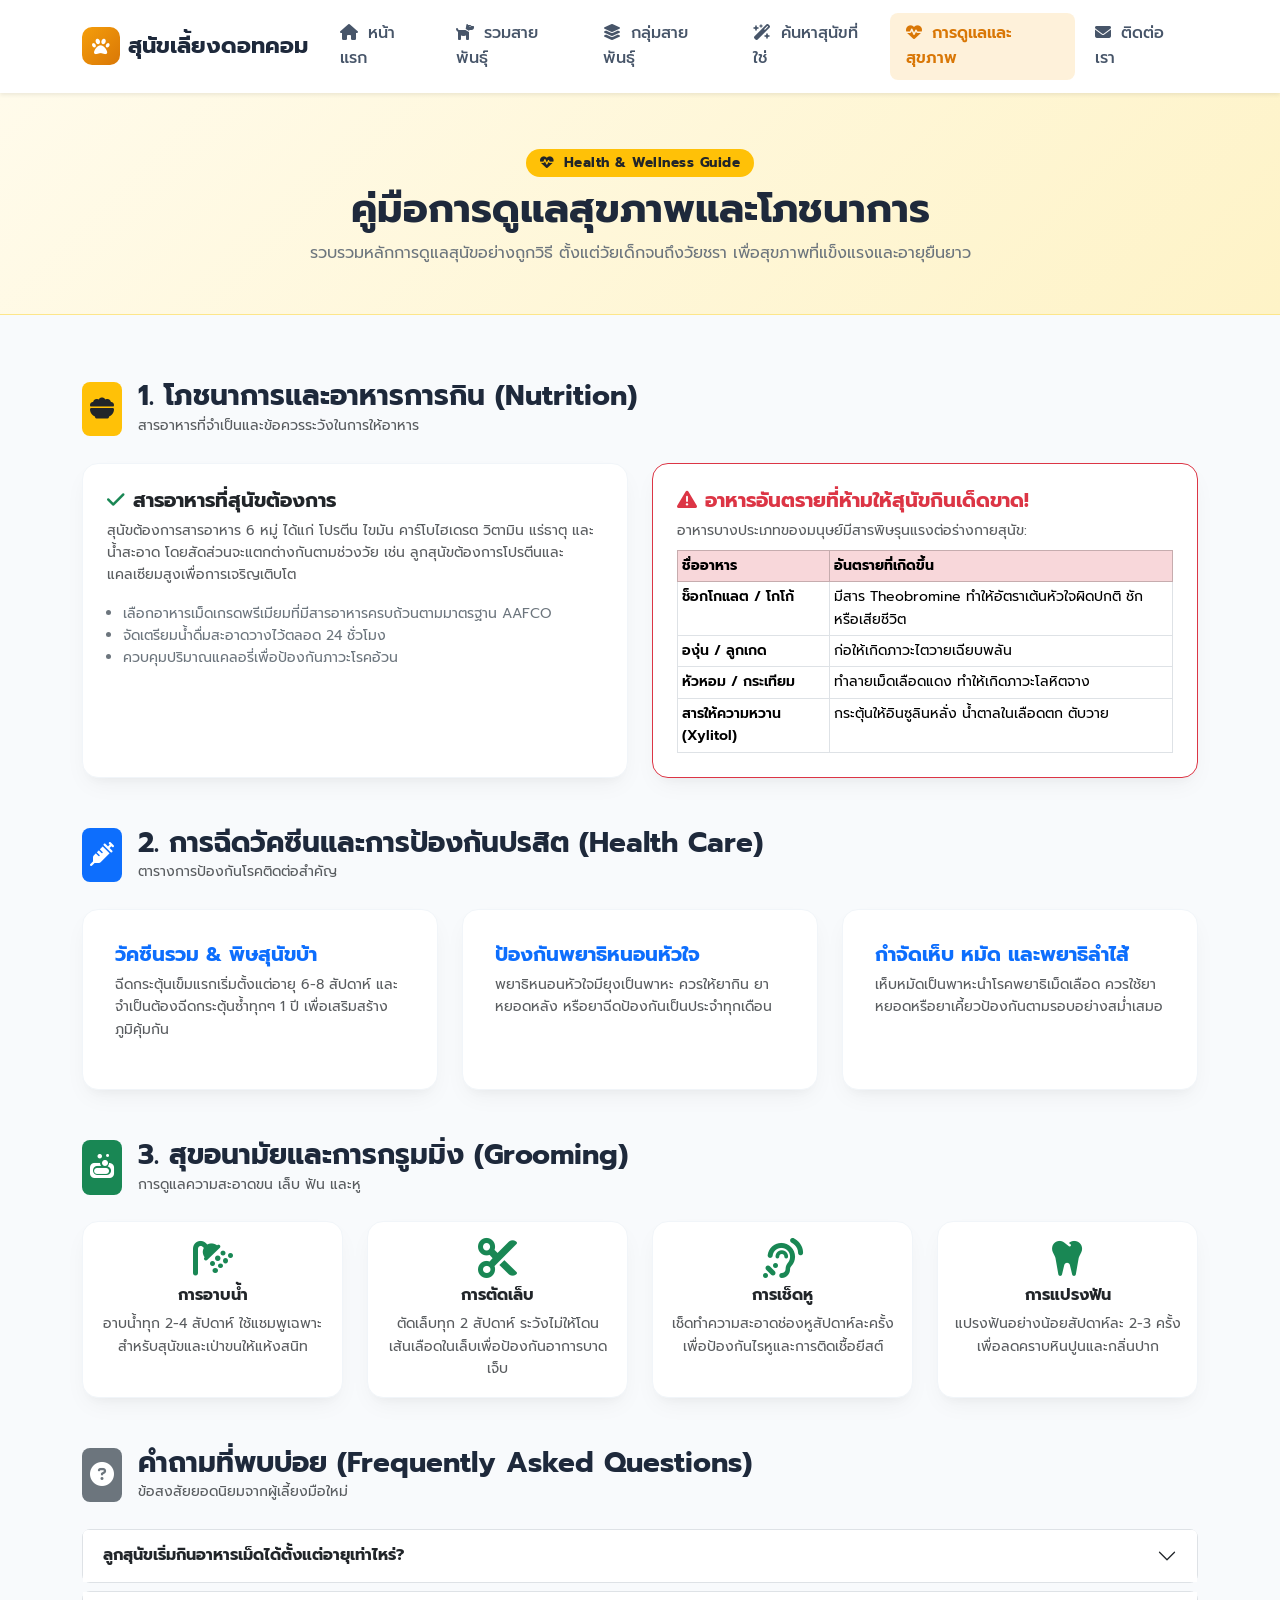
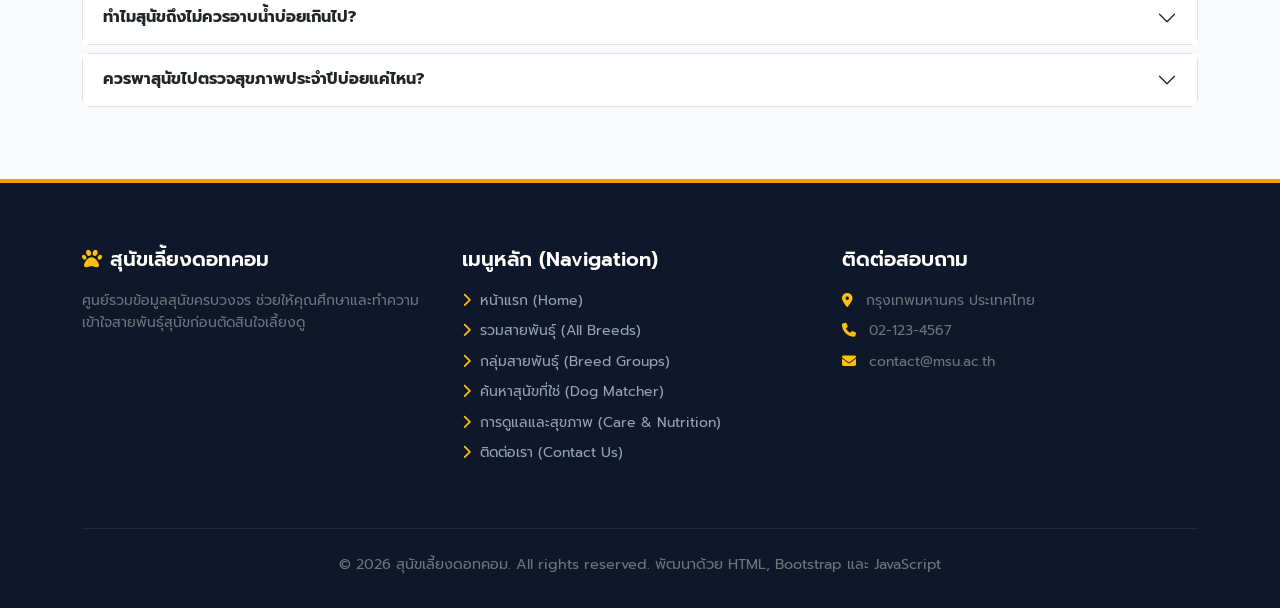
<file: care.html>
<!DOCTYPE html>
<html lang="th">
<head>
  <!-- ==========================================================================
       1. META TAGS & TITLE
       ========================================================================== -->
  <meta charset="UTF-8">
  <meta name="viewport" content="width=device-width, initial-scale=1.0">
  <title>คู่มือการดูแลสุขภาพและโภชนาการ (Care & Nutrition) - สุนัขเลี้ยงดอทคอม</title>

  <!-- ==========================================================================
       2. EXTERNAL CSS & FONTS
       ========================================================================== -->
  <link href="https://cdn.jsdelivr.net/npm/bootstrap@5.3.3/dist/css/bootstrap.min.css" rel="stylesheet">
  <link rel="stylesheet" href="https://cdnjs.cloudflare.com/ajax/libs/font-awesome/6.5.2/css/all.min.css">
  <link rel="stylesheet" href="css/style.css">
</head>
<body>

  <!-- ==========================================================================
       3. NAVIGATION BAR (แถบเมนูนำทางหลักทั้ง 6 หน้า)
       ========================================================================== -->
  <nav class="navbar navbar-expand-lg navbar-light bg-white sticky-top shadow-sm">
    <div class="container">
      <a class="navbar-brand" href="index.html">
        <span class="brand-icon"><i class="fa-solid fa-paw"></i></span>
        <span>สุนัขเลี้ยงดอทคอม</span>
      </a>

      <button class="navbar-toggler" type="button" data-bs-toggle="collapse" data-bs-target="#mainNavbar" aria-controls="mainNavbar" aria-expanded="false" aria-label="สลับแถบเมนู">
        <span class="navbar-toggler-icon"></span>
      </button>

      <div class="collapse navbar-collapse" id="mainNavbar">
        <ul class="navbar-nav ms-auto mb-2 mb-lg-0 gap-1">
          <!-- เมนูที่ 1: หน้าแรก -->
          <li class="nav-item">
            <a class="nav-link" href="index.html">
              <i class="fa-solid fa-house me-1"></i> หน้าแรก
            </a>
          </li>
          <!-- เมนูที่ 2: หน้ารวมสายพันธุ์สุนัข -->
          <li class="nav-item">
            <a class="nav-link" href="breeds.html">
              <i class="fa-solid fa-dog me-1"></i> รวมสายพันธุ์
            </a>
          </li>
          <!-- เมนูที่ 3: หน้าหมวดหมู่/กลุ่มสุนัข -->
          <li class="nav-item">
            <a class="nav-link" href="groups.html">
              <i class="fa-solid fa-layer-group me-1"></i> กลุ่มสายพันธุ์
            </a>
          </li>
          <!-- เมนูที่ 4: หน้าค้นหาสุนัขที่เหมาะกับคุณ -->
          <li class="nav-item">
            <a class="nav-link" href="quiz.html">
              <i class="fa-solid fa-wand-magic-sparkles me-1"></i> ค้นหาสุนัขที่ใช่
            </a>
          </li>
          <!-- เมนูที่ 5: หน้าคู่มือการดูแลสุขภาพและโภชนาการ (Active ที่หน้านี้) -->
          <li class="nav-item">
            <a class="nav-link active" aria-current="page" href="care.html">
              <i class="fa-solid fa-heart-pulse me-1"></i> การดูแลและสุขภาพ
            </a>
          </li>
          <!-- เมนูที่ 6: หน้าติดต่อเรา / แบบฟอร์มสอบถาม -->
          <li class="nav-item">
            <a class="nav-link" href="contact.html">
              <i class="fa-solid fa-envelope me-1"></i> ติดต่อเรา
            </a>
          </li>
        </ul>
      </div>
    </div>
  </nav>

  <!-- ==========================================================================
       4. PAGE HEADER BANNER (แบนเนอร์หัวหน้าเว็บ)
       ========================================================================== -->
  <header class="page-header-banner">
    <div class="container text-center">
      <span class="badge bg-warning text-dark rounded-pill mb-2">
        <i class="fa-solid fa-heart-pulse me-1"></i> Health & Wellness Guide
      </span>
      <h1 class="fw-bold mb-2">คู่มือการดูแลสุขภาพและโภชนาการ</h1>
      <p class="text-secondary mb-0">รวบรวมหลักการดูแลสุนัขอย่างถูกวิธี ตั้งแต่วัยเด็กจนถึงวัยชรา เพื่อสุขภาพที่แข็งแรงและอายุยืนยาว</p>
    </div>
  </header>

  <!-- ==========================================================================
       5. CARE CATEGORIES SECTION (หัวข้อหลักการดูแลสุนัข)
       ========================================================================== -->
  <main class="section-padding">
    <div class="container">
      
      <!-- หมวดหมู่ที่ 1: โภชนาการและอาหาร -->
      <section class="mb-5">
        <div class="d-flex align-items-center mb-4">
          <div class="bg-warning text-dark p-2 rounded-3 me-3 fs-4">
            <i class="fa-solid fa-bowl-food"></i>
          </div>
          <div>
            <h3 class="fw-bold mb-0">1. โภชนาการและอาหารการกิน (Nutrition)</h3>
            <span class="text-muted small">สารอาหารที่จำเป็นและข้อควรระวังในการให้อาหาร</span>
          </div>
        </div>

        <div class="row g-4">
          <div class="col-md-6">
            <div class="card custom-card h-100 p-4">
              <h5 class="fw-bold text-dark"><i class="fa-solid fa-check text-success me-2"></i>สารอาหารที่สุนัขต้องการ</h5>
              <p class="text-muted small">
                สุนัขต้องการสารอาหาร 6 หมู่ ได้แก่ โปรตีน ไขมัน คาร์โบไฮเดรต วิตามิน แร่ธาตุ และน้ำสะอาด โดยสัดส่วนจะแตกต่างกันตามช่วงวัย เช่น ลูกสุนัขต้องการโปรตีนและแคลเซียมสูงเพื่อการเจริญเติบโต
              </p>
              <ul class="text-secondary small mb-0 ps-3">
                <li>เลือกอาหารเม็ดเกรดพรีเมียมที่มีสารอาหารครบถ้วนตามมาตรฐาน AAFCO</li>
                <li>จัดเตรียมน้ำดื่มสะอาดวางไว้ตลอด 24 ชั่วโมง</li>
                <li>ควบคุมปริมาณแคลอรี่เพื่อป้องกันภาวะโรคอ้วน</li>
              </ul>
            </div>
          </div>

          <div class="col-md-6">
            <div class="card custom-card h-100 p-4 border-danger">
              <h5 class="fw-bold text-danger"><i class="fa-solid fa-triangle-exclamation me-2"></i>อาหารอันตรายที่ห้ามให้สุนัขกินเด็ดขาด!</h5>
              <p class="text-muted small mb-2">อาหารบางประเภทของมนุษย์มีสารพิษรุนแรงต่อร่างกายสุนัข:</p>
              <div class="table-responsive">
                <table class="table table-sm table-bordered small mb-0">
                  <thead class="table-danger">
                    <tr>
                      <th>ชื่ออาหาร</th>
                      <th>อันตรายที่เกิดขึ้น</th>
                    </tr>
                  </thead>
                  <tbody>
                    <tr>
                      <td class="fw-semibold">ช็อกโกแลต / โกโก้</td>
                      <td>มีสาร Theobromine ทำให้อัตราเต้นหัวใจผิดปกติ ชัก หรือเสียชีวิต</td>
                    </tr>
                    <tr>
                      <td class="fw-semibold">องุ่น / ลูกเกด</td>
                      <td>ก่อให้เกิดภาวะไตวายเฉียบพลัน</td>
                    </tr>
                    <tr>
                      <td class="fw-semibold">หัวหอม / กระเทียม</td>
                      <td>ทำลายเม็ดเลือดแดง ทำให้เกิดภาวะโลหิตจาง</td>
                    </tr>
                    <tr>
                      <td class="fw-semibold">สารให้ความหวาน (Xylitol)</td>
                      <td>กระตุ้นให้อินซูลินหลั่ง น้ำตาลในเลือดตก ตับวาย</td>
                    </tr>
                  </tbody>
                </table>
              </div>
            </div>
          </div>
        </div>
      </section>

      <!-- หมวดหมู่ที่ 2: การดูแลสุขภาพและวัคซีน -->
      <section class="mb-5">
        <div class="d-flex align-items-center mb-4">
          <div class="bg-primary text-white p-2 rounded-3 me-3 fs-4">
            <i class="fa-solid fa-syringe"></i>
          </div>
          <div>
            <h3 class="fw-bold mb-0">2. การฉีดวัคซีนและการป้องกันปรสิต (Health Care)</h3>
            <span class="text-muted small">ตารางการป้องกันโรคติดต่อสำคัญ</span>
          </div>
        </div>

        <div class="row g-4">
          <div class="col-md-4">
            <div class="card custom-card h-100 p-3">
              <div class="card-body">
                <h5 class="fw-bold text-primary mb-2">วัคซีนรวม & พิษสุนัขบ้า</h5>
                <p class="text-muted small">ฉีดกระตุ้นเข็มแรกเริ่มตั้งแต่อายุ 6-8 สัปดาห์ และจำเป็นต้องฉีดกระตุ้นซ้ำทุกๆ 1 ปี เพื่อเสริมสร้างภูมิคุ้มกัน</p>
              </div>
            </div>
          </div>

          <div class="col-md-4">
            <div class="card custom-card h-100 p-3">
              <div class="card-body">
                <h5 class="fw-bold text-primary mb-2">ป้องกันพยาธิหนอนหัวใจ</h5>
                <p class="text-muted small">พยาธิหนอนหัวใจมียุงเป็นพาหะ ควรให้ยากิน ยาหยอดหลัง หรือยาฉีดป้องกันเป็นประจำทุกเดือน</p>
              </div>
            </div>
          </div>

          <div class="col-md-4">
            <div class="card custom-card h-100 p-3">
              <div class="card-body">
                <h5 class="fw-bold text-primary mb-2">กำจัดเห็บ หมัด และพยาธิลำไส้</h5>
                <p class="text-muted small">เห็บหมัดเป็นพาหะนำโรคพยาธิเม็ดเลือด ควรใช้ยาหยอดหรือยาเคี้ยวป้องกันตามรอบอย่างสม่ำเสมอ</p>
              </div>
            </div>
          </div>
        </div>
      </section>

      <!-- หมวดหมู่ที่ 3: สุขอนามัยและการกรูมมิ่ง -->
      <section class="mb-5">
        <div class="d-flex align-items-center mb-4">
          <div class="bg-success text-white p-2 rounded-3 me-3 fs-4">
            <i class="fa-solid fa-soap"></i>
          </div>
          <div>
            <h3 class="fw-bold mb-0">3. สุขอนามัยและการกรูมมิ่ง (Grooming)</h3>
            <span class="text-muted small">การดูแลความสะอาดขน เล็บ ฟัน และหู</span>
          </div>
        </div>

        <div class="row g-4">
          <div class="col-md-3">
            <div class="card custom-card h-100 p-3 text-center">
              <i class="fa-solid fa-shower text-success fs-1 mb-2"></i>
              <h6 class="fw-bold">การอาบน้ำ</h6>
              <p class="text-muted small mb-0">อาบน้ำทุก 2-4 สัปดาห์ ใช้แชมพูเฉพาะสำหรับสุนัขและเป่าขนให้แห้งสนิท</p>
            </div>
          </div>
          <div class="col-md-3">
            <div class="card custom-card h-100 p-3 text-center">
              <i class="fa-solid fa-scissors text-success fs-1 mb-2"></i>
              <h6 class="fw-bold">การตัดเล็บ</h6>
              <p class="text-muted small mb-0">ตัดเล็บทุก 2 สัปดาห์ ระวังไม่ให้โดนเส้นเลือดในเล็บเพื่อป้องกันอาการบาดเจ็บ</p>
            </div>
          </div>
          <div class="col-md-3">
            <div class="card custom-card h-100 p-3 text-center">
              <i class="fa-solid fa-ear-listen text-success fs-1 mb-2"></i>
              <h6 class="fw-bold">การเช็ดหู</h6>
              <p class="text-muted small mb-0">เช็ดทำความสะอาดช่องหูสัปดาห์ละครั้ง เพื่อป้องกันไรหูและการติดเชื้อยีสต์</p>
            </div>
          </div>
          <div class="col-md-3">
            <div class="card custom-card h-100 p-3 text-center">
              <i class="fa-solid fa-tooth text-success fs-1 mb-2"></i>
              <h6 class="fw-bold">การแปรงฟัน</h6>
              <p class="text-muted small mb-0">แปรงฟันอย่างน้อยสัปดาห์ละ 2-3 ครั้ง เพื่อลดคราบหินปูนและกลิ่นปาก</p>
            </div>
          </div>
        </div>
      </section>

      <!-- หมวดหมู่ที่ 4: คำถามที่พบบ่อย (FAQ Accordion) -->
      <section>
        <div class="d-flex align-items-center mb-4">
          <div class="bg-secondary text-white p-2 rounded-3 me-3 fs-4">
            <i class="fa-solid fa-circle-question"></i>
          </div>
          <div>
            <h3 class="fw-bold mb-0">คำถามที่พบบ่อย (Frequently Asked Questions)</h3>
            <span class="text-muted small">ข้อสงสัยยอดนิยมจากผู้เลี้ยงมือใหม่</span>
          </div>
        </div>

        <div class="accordion" id="faqAccordion">
          <div class="accordion-item border rounded-3 mb-2">
            <h2 class="accordion-header" id="headingOne">
              <button class="accordion-button collapsed fw-bold" type="button" data-bs-toggle="collapse" data-bs-target="#collapseOne" aria-expanded="false" aria-controls="collapseOne">
                ลูกสุนัขเริ่มกินอาหารเม็ดได้ตั้งแต่อายุเท่าไหร่?
              </button>
            </h2>
            <div id="collapseOne" class="accordion-collapse collapse" aria-labelledby="headingOne" data-bs-parent="#faqAccordion">
              <div class="accordion-body text-secondary small">
                ลูกสุนัขเริ่มหัดกินอาหารเม็ดแช่น้ำอุ่นหรือนมแพะได้ตั้งแต่อายุประมาณ 3-4 สัปดาห์ และจะหย่านมแม่โดยสมบูรณ์เมื่ออายุประมาณ 6-8 สัปดาห์
              </div>
            </div>
          </div>

          <div class="accordion-item border rounded-3 mb-2">
            <h2 class="accordion-header" id="headingTwo">
              <button class="accordion-button collapsed fw-bold" type="button" data-bs-toggle="collapse" data-bs-target="#collapseTwo" aria-expanded="false" aria-controls="collapseTwo">
                ทำไมสุนัขถึงไม่ควรอาบน้ำบ่อยเกินไป?
              </button>
            </h2>
            <div id="collapseTwo" class="accordion-collapse collapse" aria-labelledby="headingTwo" data-bs-parent="#faqAccordion">
              <div class="accordion-body text-secondary small">
                การอาบน้ำบ่อยเกินไป (เช่น ทุก 2-3 วัน) จะชะล้างน้ำมันตามธรรมชาติบนผิวหนังออก ทำให้ผิวหนังแห้ง ลอกเป็นขุย คัน และเสี่ยงต่อการติดเชื้อทางผิวหนังได้ง่ายขึ้น
              </div>
            </div>
          </div>

          <div class="accordion-item border rounded-3 mb-2">
            <h2 class="accordion-header" id="headingThree">
              <button class="accordion-button collapsed fw-bold" type="button" data-bs-toggle="collapse" data-bs-target="#collapseThree" aria-expanded="false" aria-controls="collapseThree">
                ควรพาสุนัขไปตรวจสุขภาพประจำปีบ่อยแค่ไหน?
              </button>
            </h2>
            <div id="collapseThree" class="accordion-collapse collapse" aria-labelledby="headingThree" data-bs-parent="#faqAccordion">
              <div class="accordion-body text-secondary small">
                สุนัขโตเต็มวัยควรตรวจสุขภาพอย่างน้อยปีละ 1 ครั้ง ส่วนสุนัขสูงวัย (อายุ 7 ปีขึ้นไป) แนะนำให้ตรวจทุกๆ 6 เดือน เพื่อตรวจการทำงานของตับ ไต และหัวใจ
              </div>
            </div>
          </div>
        </div>
      </section>

    </div>
  </main>

  <!-- ==========================================================================
       6. FOOTER SECTION (ส่วนท้ายเว็บไซต์)
       ========================================================================== -->
  <footer class="footer">
    <div class="container">
      <div class="row g-4">
        <div class="col-lg-4 col-md-6">
          <h5 class="footer-heading">
            <i class="fa-solid fa-paw text-warning me-2"></i>สุนัขเลี้ยงดอทคอม
          </h5>
          <p class="small text-secondary">
            ศูนย์รวมข้อมูลสุนัขครบวงจร ช่วยให้คุณศึกษาและทำความเข้าใจสายพันธุ์สุนัขก่อนตัดสินใจเลี้ยงดู
          </p>
        </div>

        <div class="col-lg-4 col-md-6">
          <h5 class="footer-heading">เมนูหลัก (Navigation)</h5>
          <ul class="list-unstyled small d-flex flex-column gap-2">
            <li><a href="index.html"><i class="fa-solid fa-chevron-right me-1 text-warning"></i> หน้าแรก (Home)</a></li>
            <li><a href="breeds.html"><i class="fa-solid fa-chevron-right me-1 text-warning"></i> รวมสายพันธุ์ (All Breeds)</a></li>
            <li><a href="groups.html"><i class="fa-solid fa-chevron-right me-1 text-warning"></i> กลุ่มสายพันธุ์ (Breed Groups)</a></li>
            <li><a href="quiz.html"><i class="fa-solid fa-chevron-right me-1 text-warning"></i> ค้นหาสุนัขที่ใช่ (Dog Matcher)</a></li>
            <li><a href="care.html"><i class="fa-solid fa-chevron-right me-1 text-warning"></i> การดูแลและสุขภาพ (Care & Nutrition)</a></li>
            <li><a href="contact.html"><i class="fa-solid fa-chevron-right me-1 text-warning"></i> ติดต่อเรา (Contact Us)</a></li>
          </ul>
        </div>

        <div class="col-lg-4 col-md-12">
          <h5 class="footer-heading">ติดต่อสอบถาม</h5>
          <p class="small text-secondary mb-2"><i class="fa-solid fa-location-dot me-2 text-warning"></i> กรุงเทพมหานคร ประเทศไทย</p>
          <p class="small text-secondary mb-2"><i class="fa-solid fa-phone me-2 text-warning"></i> 02-123-4567</p>
          <p class="small text-secondary mb-3"><i class="fa-solid fa-envelope me-2 text-warning"></i> contact@msu.ac.th</p>
        </div>
      </div>

      <div class="footer-bottom text-center text-secondary">
        <p class="mb-0">© 2026 สุนัขเลี้ยงดอทคอม. All rights reserved. พัฒนาด้วย HTML, Bootstrap และ JavaScript</p>
      </div>
    </div>
  </footer>

  <!-- ==========================================================================
       7. SCRIPTS
       ========================================================================== -->
  <script src="https://cdn.jsdelivr.net/npm/bootstrap@5.3.3/dist/js/bootstrap.bundle.min.js"></script>
  <script src="js/main.js"></script>
</body>
</html>
</file>
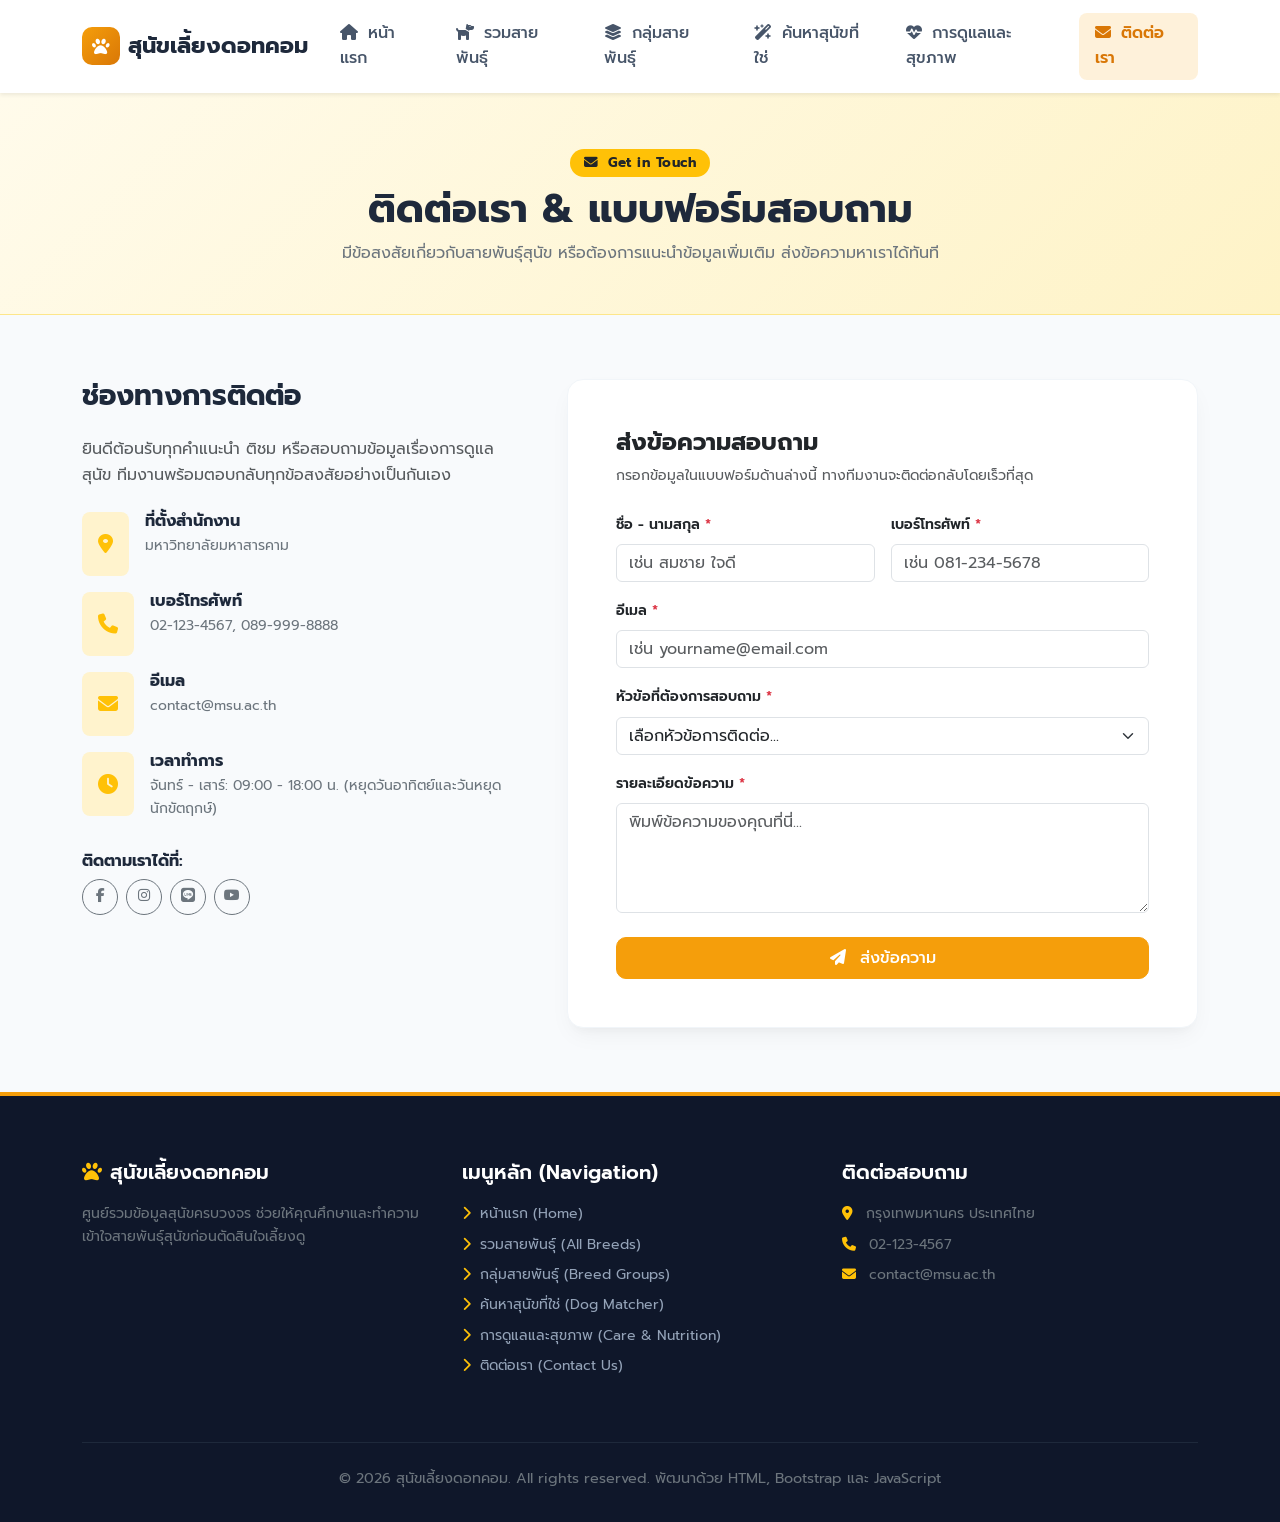
<file: contact.html>
<!DOCTYPE html>
<html lang="th">
<head>
  <!-- ==========================================================================
       1. META TAGS & TITLE
       ========================================================================== -->
  <meta charset="UTF-8">
  <meta name="viewport" content="width=device-width, initial-scale=1.0">
  <title>ติดต่อเรา (Contact Us) - สุนัขเลี้ยงดอทคอม</title>

  <!-- ==========================================================================
       2. EXTERNAL CSS & FONTS
       ========================================================================== -->
  <link href="https://cdn.jsdelivr.net/npm/bootstrap@5.3.3/dist/css/bootstrap.min.css" rel="stylesheet">
  <link rel="stylesheet" href="https://cdnjs.cloudflare.com/ajax/libs/font-awesome/6.5.2/css/all.min.css">
  <link rel="stylesheet" href="css/style.css">
</head>
<body>

  <!-- ==========================================================================
       3. NAVIGATION BAR (แถบเมนูนำทางหลักทั้ง 6 หน้า)
       ========================================================================== -->
  <nav class="navbar navbar-expand-lg navbar-light bg-white sticky-top shadow-sm">
    <div class="container">
      <a class="navbar-brand" href="index.html">
        <span class="brand-icon"><i class="fa-solid fa-paw"></i></span>
        <span>สุนัขเลี้ยงดอทคอม</span>
      </a>

      <button class="navbar-toggler" type="button" data-bs-toggle="collapse" data-bs-target="#mainNavbar" aria-controls="mainNavbar" aria-expanded="false" aria-label="สลับแถบเมนู">
        <span class="navbar-toggler-icon"></span>
      </button>

      <div class="collapse navbar-collapse" id="mainNavbar">
        <ul class="navbar-nav ms-auto mb-2 mb-lg-0 gap-1">
          <!-- เมนูที่ 1: หน้าแรก -->
          <li class="nav-item">
            <a class="nav-link" href="index.html">
              <i class="fa-solid fa-house me-1"></i> หน้าแรก
            </a>
          </li>
          <!-- เมนูที่ 2: หน้ารวมสายพันธุ์สุนัข -->
          <li class="nav-item">
            <a class="nav-link" href="breeds.html">
              <i class="fa-solid fa-dog me-1"></i> รวมสายพันธุ์
            </a>
          </li>
          <!-- เมนูที่ 3: หน้าหมวดหมู่/กลุ่มสุนัข -->
          <li class="nav-item">
            <a class="nav-link" href="groups.html">
              <i class="fa-solid fa-layer-group me-1"></i> กลุ่มสายพันธุ์
            </a>
          </li>
          <!-- เมนูที่ 4: หน้าค้นหาสุนัขที่เหมาะกับคุณ -->
          <li class="nav-item">
            <a class="nav-link" href="quiz.html">
              <i class="fa-solid fa-wand-magic-sparkles me-1"></i> ค้นหาสุนัขที่ใช่
            </a>
          </li>
          <!-- เมนูที่ 5: หน้าคู่มือการดูแลสุขภาพและโภชนาการ -->
          <li class="nav-item">
            <a class="nav-link" href="care.html">
              <i class="fa-solid fa-heart-pulse me-1"></i> การดูแลและสุขภาพ
            </a>
          </li>
          <!-- เมนูที่ 6: หน้าติดต่อเรา / แบบฟอร์มสอบถาม (Active ที่หน้านี้) -->
          <li class="nav-item">
            <a class="nav-link active" aria-current="page" href="contact.html">
              <i class="fa-solid fa-envelope me-1"></i> ติดต่อเรา
            </a>
          </li>
        </ul>
      </div>
    </div>
  </nav>

  <!-- ==========================================================================
       4. PAGE HEADER BANNER (แบนเนอร์หัวหน้าเว็บ)
       ========================================================================== -->
  <header class="page-header-banner">
    <div class="container text-center">
      <span class="badge bg-warning text-dark rounded-pill mb-2">
        <i class="fa-solid fa-envelope me-1"></i> Get in Touch
      </span>
      <h1 class="fw-bold mb-2">ติดต่อเรา & แบบฟอร์มสอบถาม</h1>
      <p class="text-secondary mb-0">มีข้อสงสัยเกี่ยวกับสายพันธุ์สุนัข หรือต้องการแนะนำข้อมูลเพิ่มเติม ส่งข้อความหาเราได้ทันที</p>
    </div>
  </header>

  <!-- ==========================================================================
       5. CONTACT CONTENT SECTION (เนื้อหาและแบบฟอร์มติดต่อ)
       ========================================================================== -->
  <main class="section-padding">
    <div class="container">
      <div class="row g-5">

        <!-- ฝั่งซ้าย: ข้อมูลการติดต่อและเวลาทำการ -->
        <div class="col-lg-5">
          <h3 class="fw-bold mb-4">ช่องทางการติดต่อ</h3>
          <p class="text-muted mb-4">
            ยินดีต้อนรับทุกคำแนะนำ ติชม หรือสอบถามข้อมูลเรื่องการดูแลสุนัข ทีมงานพร้อมตอบกลับทุกข้อสงสัยอย่างเป็นกันเอง
          </p>

          <div class="d-flex flex-column gap-3 mb-4">
            <!-- ที่อยู่ -->
            <div class="d-flex align-items-start">
              <div class="bg-warning-subtle text-warning p-3 rounded-3 me-3 fs-5">
                <i class="fa-solid fa-location-dot"></i>
              </div>
              <div>
                <h6 class="fw-bold mb-1">ที่ตั้งสำนักงาน</h6>
                <p class="text-secondary small mb-0">มหาวิทยาลัยมหาสารคาม</p>
              </div>
            </div>

            <!-- โทรศัพท์ -->
            <div class="d-flex align-items-start">
              <div class="bg-warning-subtle text-warning p-3 rounded-3 me-3 fs-5">
                <i class="fa-solid fa-phone"></i>
              </div>
              <div>
                <h6 class="fw-bold mb-1">เบอร์โทรศัพท์</h6>
                <p class="text-secondary small mb-0">02-123-4567, 089-999-8888</p>
              </div>
            </div>

            <!-- อีเมล -->
            <div class="d-flex align-items-start">
              <div class="bg-warning-subtle text-warning p-3 rounded-3 me-3 fs-5">
                <i class="fa-solid fa-envelope"></i>
              </div>
              <div>
                <h6 class="fw-bold mb-1">อีเมล</h6>
                <p class="text-secondary small mb-0">contact@msu.ac.th</p>
              </div>
            </div>

            <!-- เวลาทำการ -->
            <div class="d-flex align-items-start">
              <div class="bg-warning-subtle text-warning p-3 rounded-3 me-3 fs-5">
                <i class="fa-solid fa-clock"></i>
              </div>
              <div>
                <h6 class="fw-bold mb-1">เวลาทำการ</h6>
                <p class="text-secondary small mb-0">จันทร์ - เสาร์: 09:00 - 18:00 น. (หยุดวันอาทิตย์และวันหยุดนักขัตฤกษ์)</p>
              </div>
            </div>
          </div>

          <!-- โซเชียลมีเดีย -->
          <div class="pt-2">
            <h6 class="fw-bold mb-2">ติดตามเราได้ที่:</h6>
            <div class="d-flex gap-2">
              <a href="#" class="btn btn-outline-secondary btn-sm rounded-circle" style="width: 36px; height: 36px; line-height: 24px;"><i class="fa-brands fa-facebook-f"></i></a>
              <a href="#" class="btn btn-outline-secondary btn-sm rounded-circle" style="width: 36px; height: 36px; line-height: 24px;"><i class="fa-brands fa-instagram"></i></a>
              <a href="#" class="btn btn-outline-secondary btn-sm rounded-circle" style="width: 36px; height: 36px; line-height: 24px;"><i class="fa-brands fa-line"></i></a>
              <a href="#" class="btn btn-outline-secondary btn-sm rounded-circle" style="width: 36px; height: 36px; line-height: 24px;"><i class="fa-brands fa-youtube"></i></a>
            </div>
          </div>
        </div>

        <!-- ฝั่งขวา: แบบฟอร์มส่งข้อความสอบถาม -->
        <div class="col-lg-7">
          <div class="card custom-card p-4 p-md-5">
            <h4 class="fw-bold mb-2">ส่งข้อความสอบถาม</h4>
            <p class="text-muted small mb-4">กรอกข้อมูลในแบบฟอร์มด้านล่างนี้ ทางทีมงานจะติดต่อกลับโดยเร็วที่สุด</p>

            <!-- กล่องแจ้งเตือนเมื่อส่งสำเร็จ (แสดงผลผ่าน js/main.js) -->
            <div id="contactAlertSuccess" class="alert alert-success d-none mb-4" role="alert"></div>

            <form id="contactForm">
              <div class="row g-3">
                <!-- ชื่อ-นามสกุล -->
                <div class="col-md-6">
                  <label for="contactName" class="form-label fw-semibold small">ชื่อ - นามสกุล <span class="text-danger">*</span></label>
                  <input type="text" class="form-control" id="contactName" placeholder="เช่น สมชาย ใจดี" required>
                </div>

                <!-- เบอร์โทรศัพท์ -->
                <div class="col-md-6">
                  <label for="contactPhone" class="form-label fw-semibold small">เบอร์โทรศัพท์ <span class="text-danger">*</span></label>
                  <input type="tel" class="form-control" id="contactPhone" placeholder="เช่น 081-234-5678" required>
                </div>

                <!-- อีเมล -->
                <div class="col-12">
                  <label for="contactEmail" class="form-label fw-semibold small">อีเมล <span class="text-danger">*</span></label>
                  <input type="email" class="form-control" id="contactEmail" placeholder="เช่น yourname@email.com" required>
                </div>

                <!-- หัวข้อติดต่อ -->
                <div class="col-12">
                  <label for="contactSubject" class="form-label fw-semibold small">หัวข้อที่ต้องการสอบถาม <span class="text-danger">*</span></label>
                  <select class="form-select" id="contactSubject" required>
                    <option value="" selected disabled>เลือกหัวข้อการติดต่อ...</option>
                    <option value="breed-advice">ปรึกษาการเลือกสายพันธุ์สุนัข</option>
                    <option value="health-care">สอบถามเรื่องสุขภาพและอาหาร</option>
                    <option value="report-info">แนะนำหรือแก้ไขข้อมูลบนเว็บไซต์</option>
                    <option value="partnership">ติดต่อร่วมงาน / ลงโฆษณา</option>
                    <option value="other">เรื่องอื่นๆ</option>
                  </select>
                </div>

                <!-- ข้อความรายละเอียด -->
                <div class="col-12">
                  <label for="contactMessage" class="form-label fw-semibold small">รายละเอียดข้อความ <span class="text-danger">*</span></label>
                  <textarea class="form-control" id="contactMessage" rows="4" placeholder="พิมพ์ข้อความของคุณที่นี่..." required></textarea>
                </div>

                <!-- ปุ่มส่งแบบฟอร์ม -->
                <div class="col-12 pt-2">
                  <button type="submit" class="btn btn-primary-custom w-100 py-2">
                    <i class="fa-solid fa-paper-plane me-2"></i> ส่งข้อความ
                  </button>
                </div>
              </div>
            </form>
          </div>
        </div>

      </div>
    </div>
  </main>

  <!-- ==========================================================================
       6. FOOTER SECTION (ส่วนท้ายเว็บไซต์)
       ========================================================================== -->
  <footer class="footer">
    <div class="container">
      <div class="row g-4">
        <div class="col-lg-4 col-md-6">
          <h5 class="footer-heading">
            <i class="fa-solid fa-paw text-warning me-2"></i>สุนัขเลี้ยงดอทคอม
          </h5>
          <p class="small text-secondary">
            ศูนย์รวมข้อมูลสุนัขครบวงจร ช่วยให้คุณศึกษาและทำความเข้าใจสายพันธุ์สุนัขก่อนตัดสินใจเลี้ยงดู
          </p>
        </div>

        <div class="col-lg-4 col-md-6">
          <h5 class="footer-heading">เมนูหลัก (Navigation)</h5>
          <ul class="list-unstyled small d-flex flex-column gap-2">
            <li><a href="index.html"><i class="fa-solid fa-chevron-right me-1 text-warning"></i> หน้าแรก (Home)</a></li>
            <li><a href="breeds.html"><i class="fa-solid fa-chevron-right me-1 text-warning"></i> รวมสายพันธุ์ (All Breeds)</a></li>
            <li><a href="groups.html"><i class="fa-solid fa-chevron-right me-1 text-warning"></i> กลุ่มสายพันธุ์ (Breed Groups)</a></li>
            <li><a href="quiz.html"><i class="fa-solid fa-chevron-right me-1 text-warning"></i> ค้นหาสุนัขที่ใช่ (Dog Matcher)</a></li>
            <li><a href="care.html"><i class="fa-solid fa-chevron-right me-1 text-warning"></i> การดูแลและสุขภาพ (Care & Nutrition)</a></li>
            <li><a href="contact.html"><i class="fa-solid fa-chevron-right me-1 text-warning"></i> ติดต่อเรา (Contact Us)</a></li>
          </ul>
        </div>

        <div class="col-lg-4 col-md-12">
          <h5 class="footer-heading">ติดต่อสอบถาม</h5>
          <p class="small text-secondary mb-2"><i class="fa-solid fa-location-dot me-2 text-warning"></i> กรุงเทพมหานคร ประเทศไทย</p>
          <p class="small text-secondary mb-2"><i class="fa-solid fa-phone me-2 text-warning"></i> 02-123-4567</p>
          <p class="small text-secondary mb-3"><i class="fa-solid fa-envelope me-2 text-warning"></i> contact@msu.ac.th</p>
        </div>
      </div>

      <div class="footer-bottom text-center text-secondary">
        <p class="mb-0">© 2026 สุนัขเลี้ยงดอทคอม. All rights reserved. พัฒนาด้วย HTML, Bootstrap และ JavaScript</p>
      </div>
    </div>
  </footer>

  <!-- ==========================================================================
       7. SCRIPTS
       ========================================================================== -->
  <script src="https://cdn.jsdelivr.net/npm/bootstrap@5.3.3/dist/js/bootstrap.bundle.min.js"></script>
  <script src="js/main.js"></script>
</body>
</html>
</file>
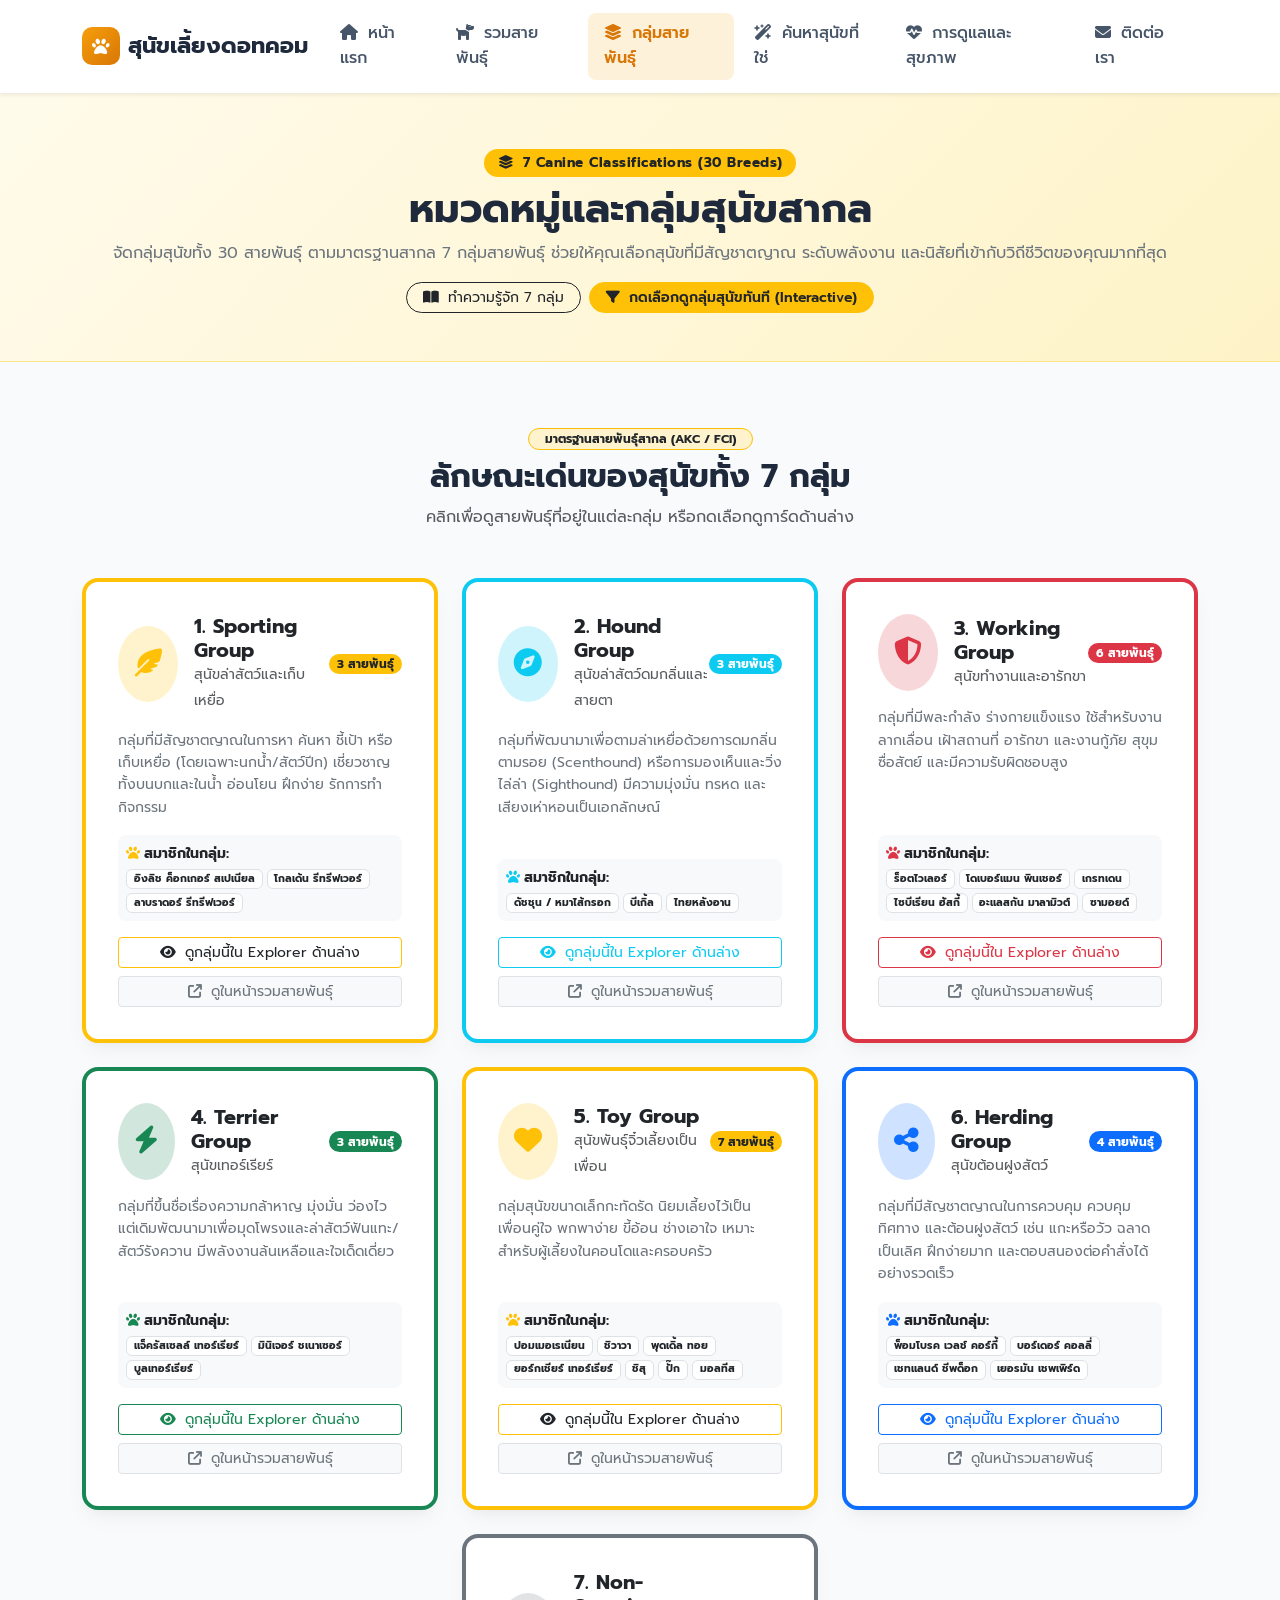
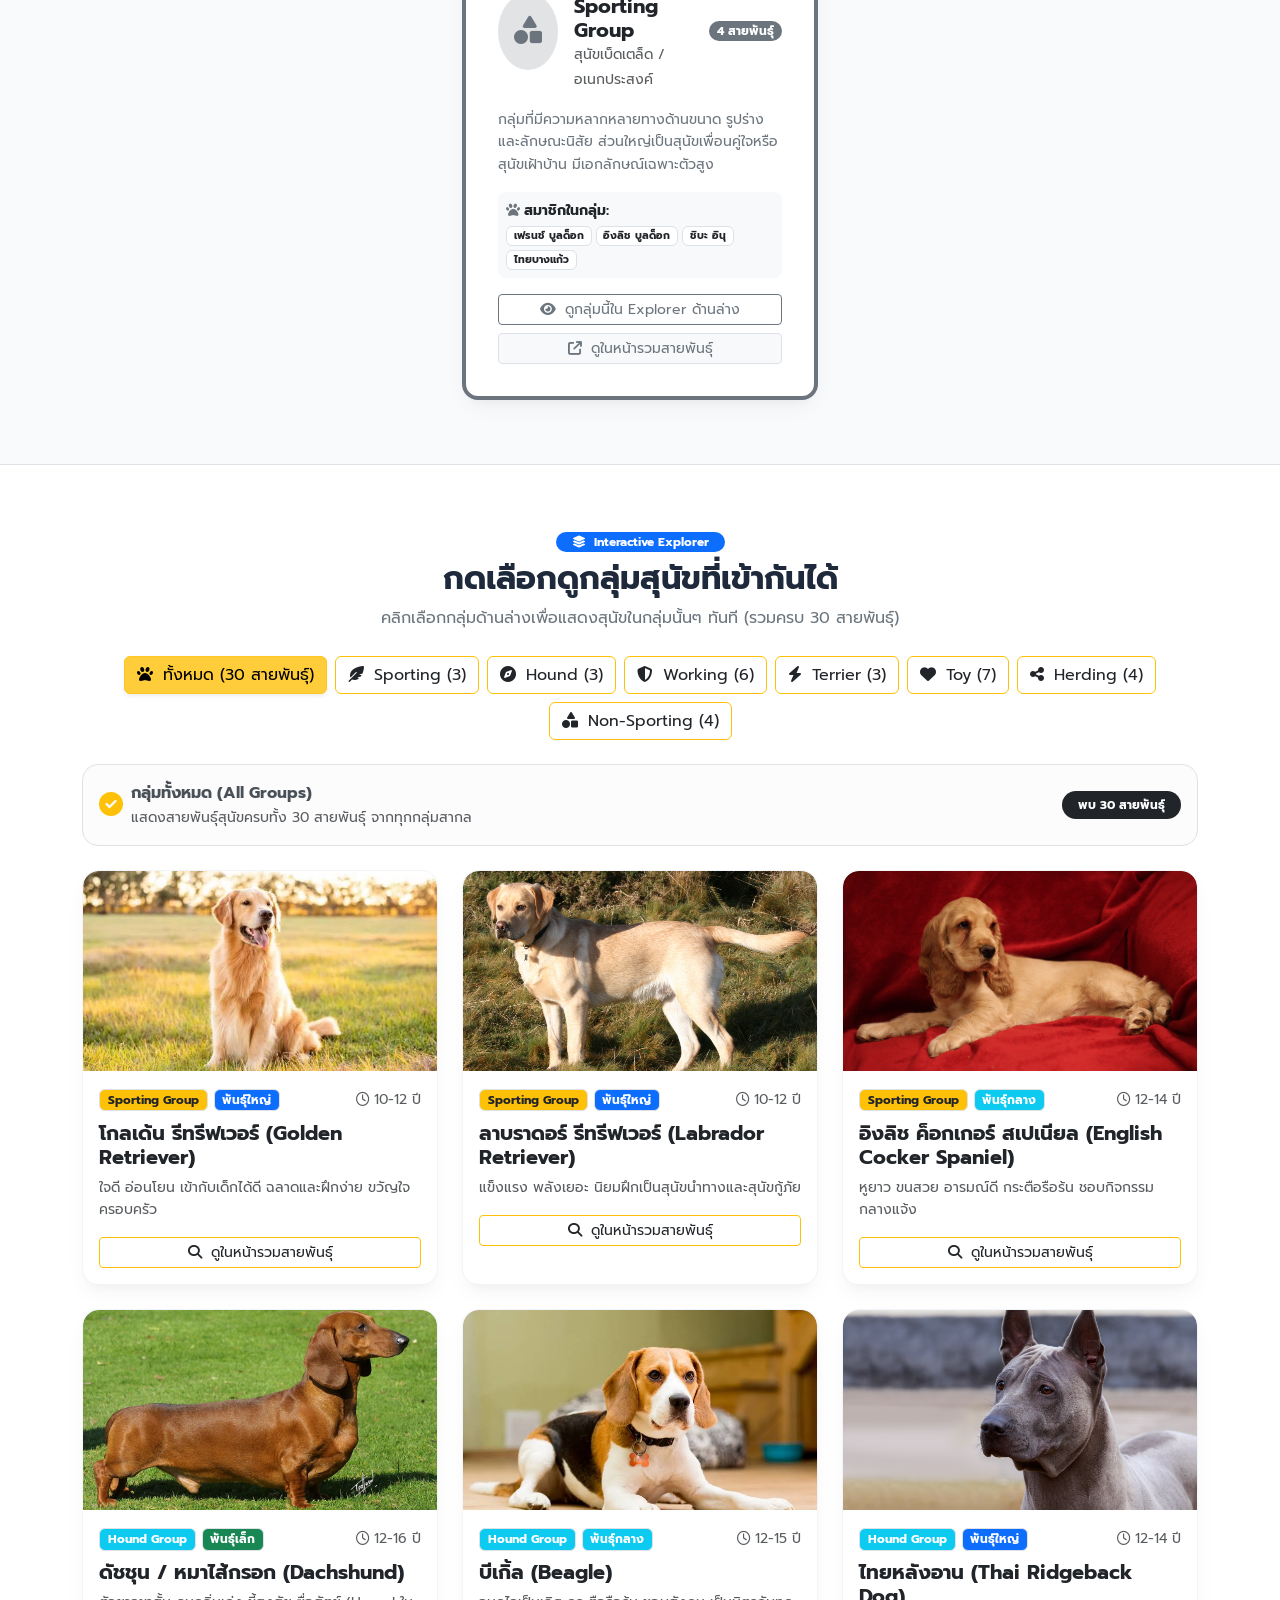
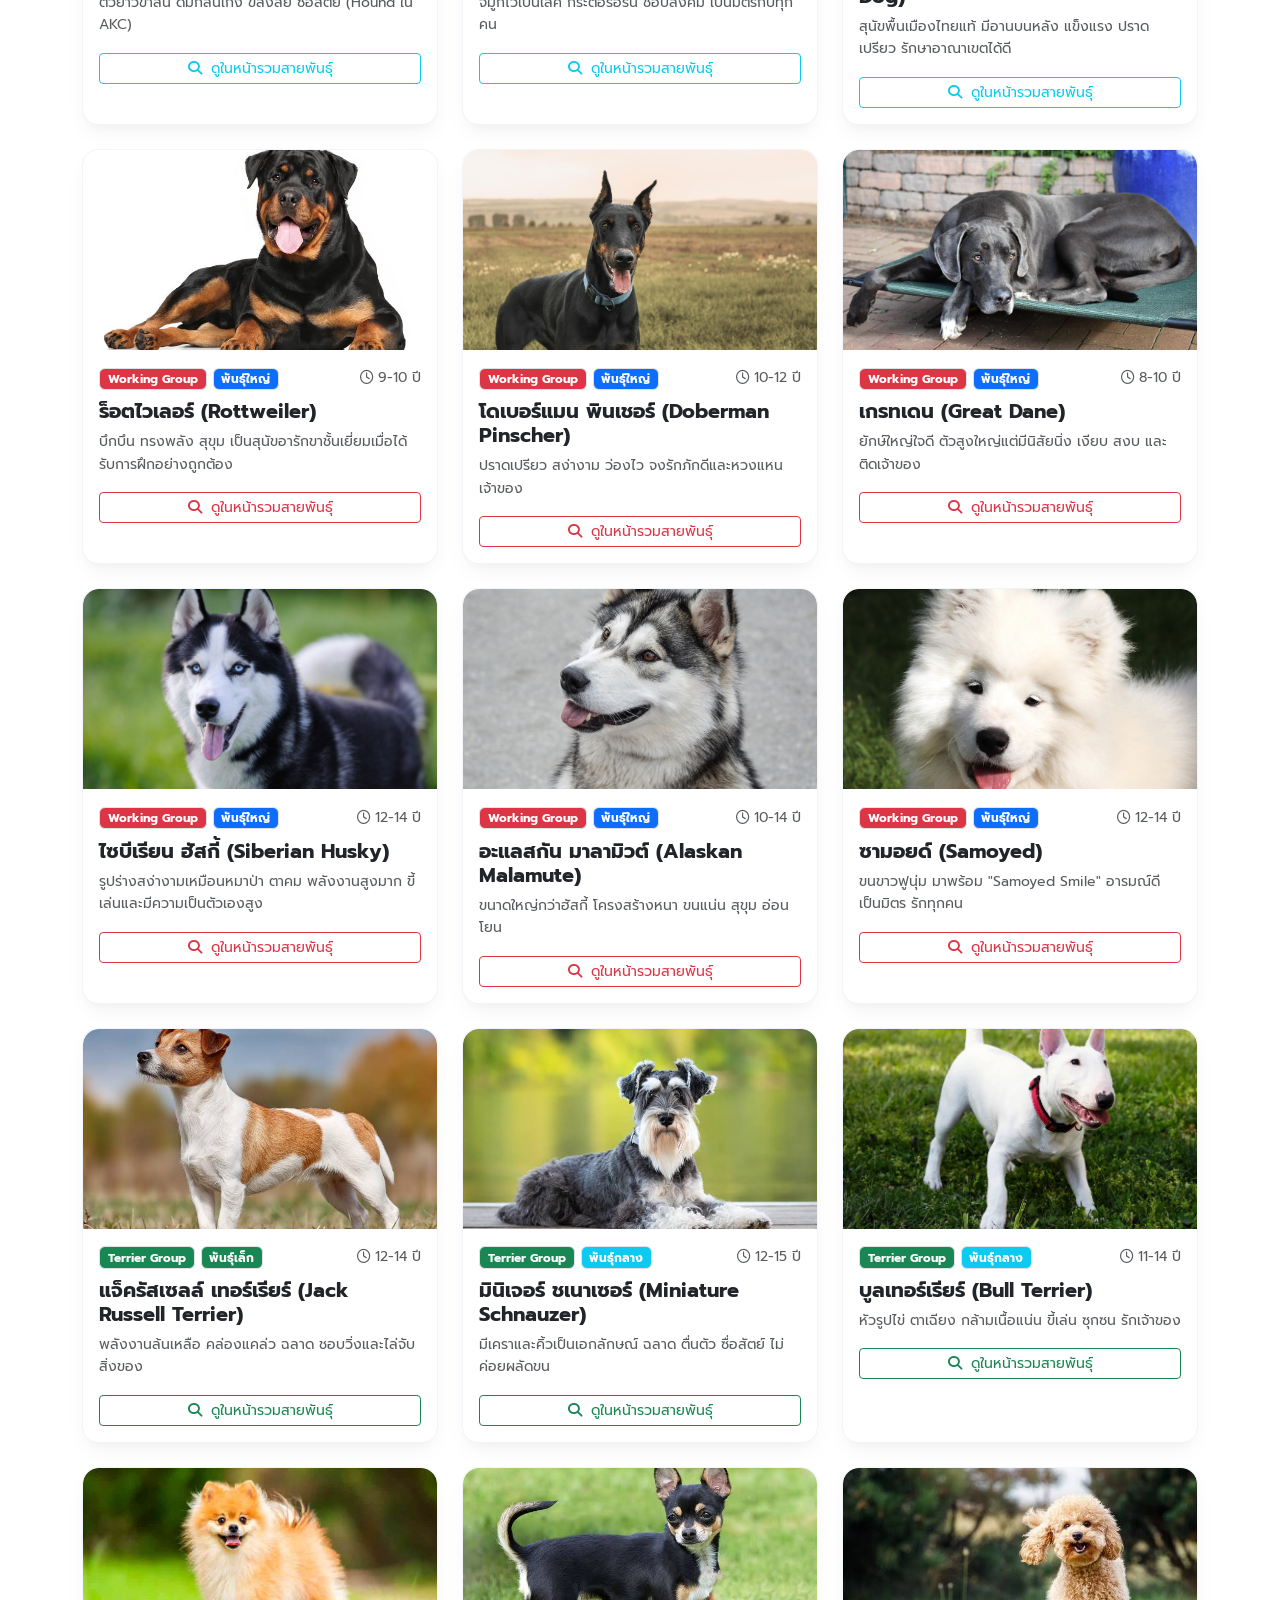
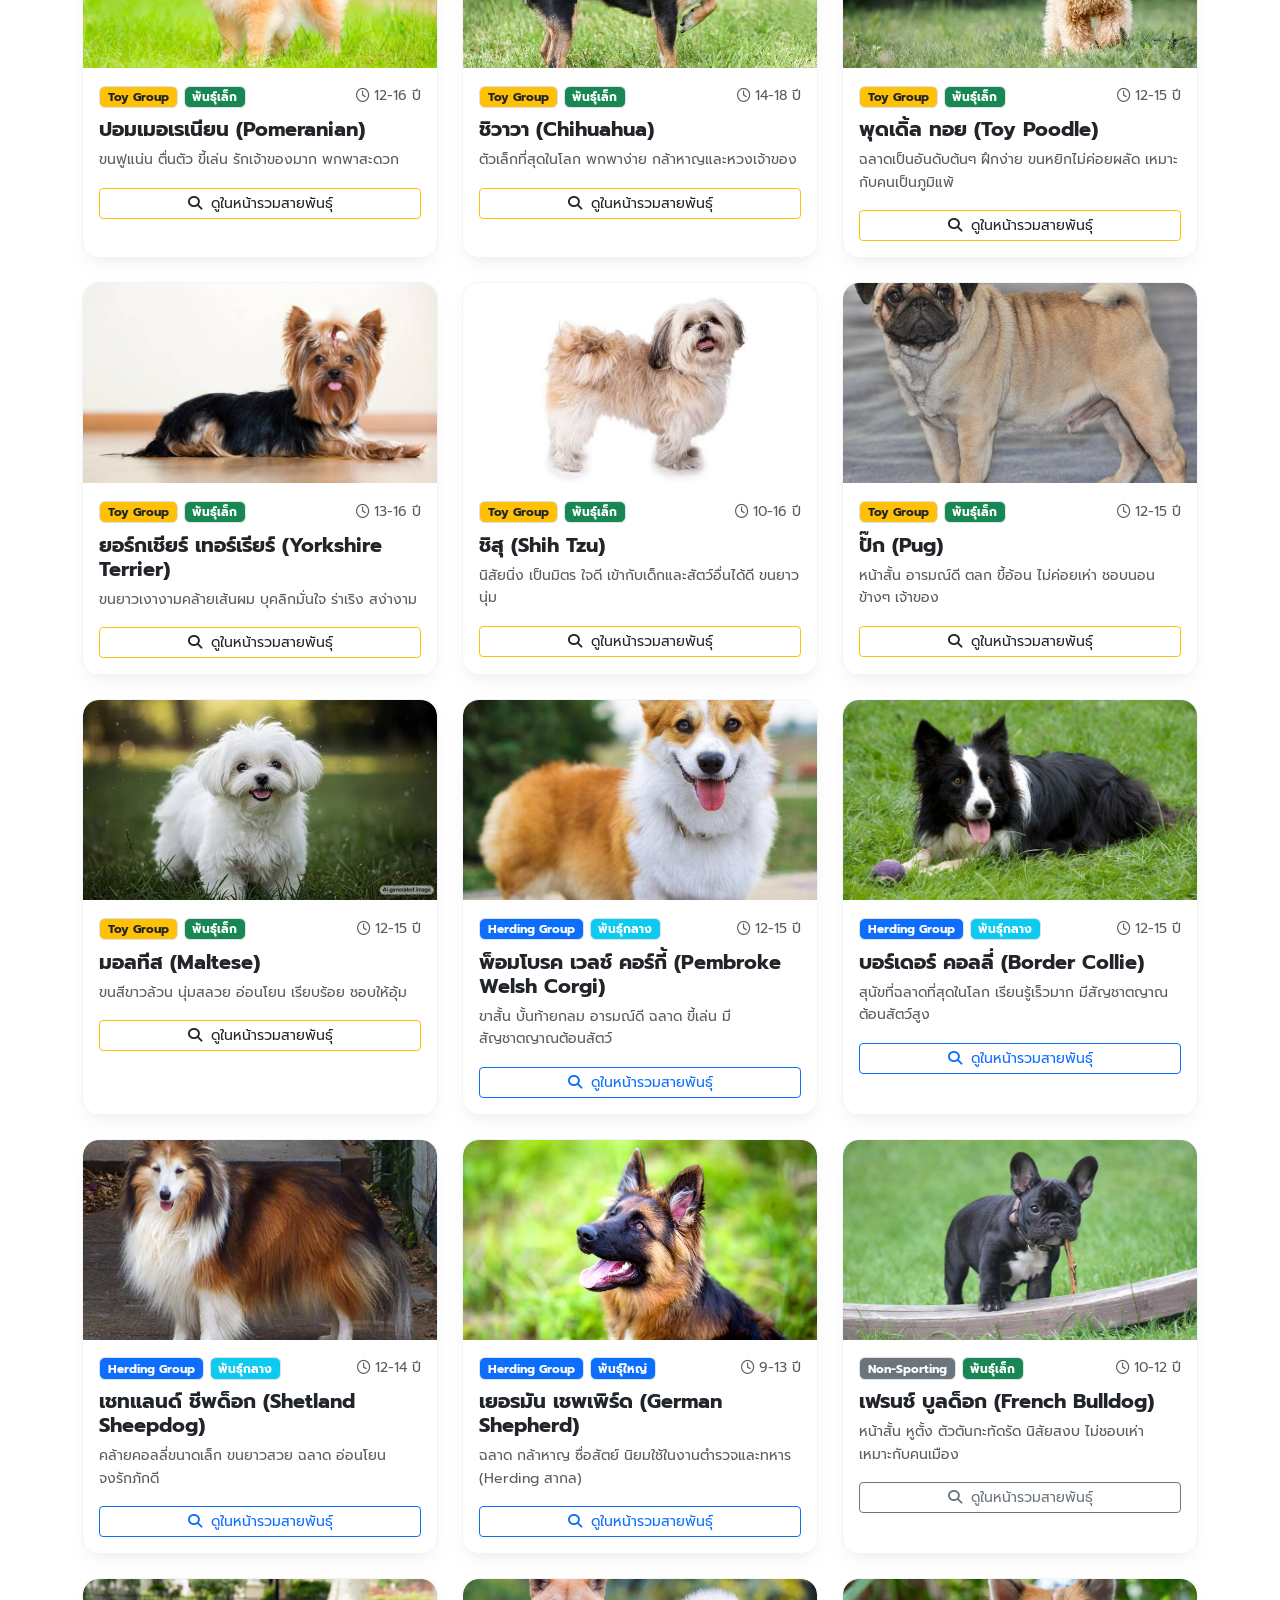
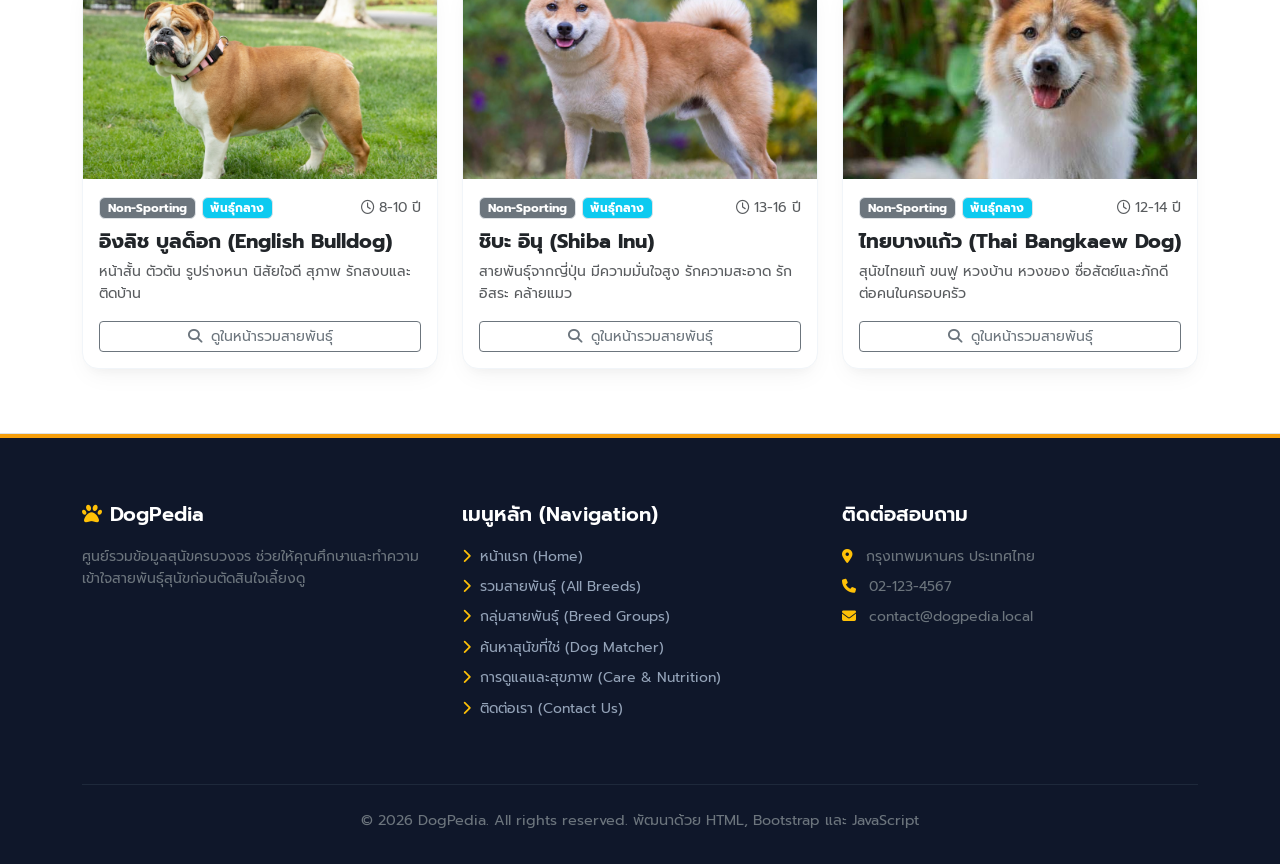
<file: groups.html>
<!DOCTYPE html>
<html lang="th">
<head>
  <!-- ==========================================================================
       1. META TAGS & TITLE
       ========================================================================== -->
  <meta charset="UTF-8">
  <meta name="viewport" content="width=device-width, initial-scale=1.0">
  <title>หมวดหมู่และกลุ่มสุนัข (Canine Breed Groups) - DogPedia</title>

  <!-- ==========================================================================
       2. EXTERNAL CSS & FONTS
       ========================================================================== -->
  <link href="https://cdn.jsdelivr.net/npm/bootstrap@5.3.3/dist/css/bootstrap.min.css" rel="stylesheet">
  <link rel="stylesheet" href="https://cdnjs.cloudflare.com/ajax/libs/font-awesome/6.5.2/css/all.min.css">
  <link rel="stylesheet" href="css/style.css">
</head>
<body>

  <!-- ==========================================================================
       3. NAVIGATION BAR (แถบเมนูนำทางหลักทั้ง 6 หน้า)
       ========================================================================== -->
  <nav class="navbar navbar-expand-lg navbar-light bg-white sticky-top shadow-sm">
    <div class="container">
      <a class="navbar-brand" href="index.html">
        <span class="brand-icon"><i class="fa-solid fa-paw"></i></span>
        <span>สุนัขเลี้ยงดอทคอม</span>
      </a>

      <button class="navbar-toggler" type="button" data-bs-toggle="collapse" data-bs-target="#mainNavbar" aria-controls="mainNavbar" aria-expanded="false" aria-label="สลับแถบเมนู">
        <span class="navbar-toggler-icon"></span>
      </button>

      <div class="collapse navbar-collapse" id="mainNavbar">
        <ul class="navbar-nav ms-auto mb-2 mb-lg-0 gap-1">
          <!-- เมนูที่ 1: หน้าแรก -->
          <li class="nav-item">
            <a class="nav-link" href="index.html">
              <i class="fa-solid fa-house me-1"></i> หน้าแรก
            </a>
          </li>
          <!-- เมนูที่ 2: หน้ารวมสายพันธุ์สุนัข -->
          <li class="nav-item">
            <a class="nav-link" href="breeds.html">
              <i class="fa-solid fa-dog me-1"></i> รวมสายพันธุ์
            </a>
          </li>
          <!-- เมนูที่ 3: หน้าหมวดหมู่/กลุ่มสุนัข (Active ที่หน้านี้) -->
          <li class="nav-item">
            <a class="nav-link active" aria-current="page" href="groups.html">
              <i class="fa-solid fa-layer-group me-1"></i> กลุ่มสายพันธุ์
            </a>
          </li>
          <!-- เมนูที่ 4: หน้าค้นหาสุนัขที่เหมาะกับคุณ -->
          <li class="nav-item">
            <a class="nav-link" href="quiz.html">
              <i class="fa-solid fa-wand-magic-sparkles me-1"></i> ค้นหาสุนัขที่ใช่
            </a>
          </li>
          <!-- เมนูที่ 5: หน้าคู่มือการดูแลสุขภาพและโภชนาการ -->
          <li class="nav-item">
            <a class="nav-link" href="care.html">
              <i class="fa-solid fa-heart-pulse me-1"></i> การดูแลและสุขภาพ
            </a>
          </li>
          <!-- เมนูที่ 6: หน้าติดต่อเรา / แบบฟอร์มสอบถาม -->
          <li class="nav-item">
            <a class="nav-link" href="contact.html">
              <i class="fa-solid fa-envelope me-1"></i> ติดต่อเรา
            </a>
          </li>
        </ul>
      </div>
    </div>
  </nav>

  <!-- ==========================================================================
       4. PAGE HEADER BANNER (แบนเนอร์หัวหน้าเว็บ)
       ========================================================================== -->
  <header class="page-header-banner">
    <div class="container text-center">
      <span class="badge bg-warning text-dark rounded-pill mb-2">
        <i class="fa-solid fa-layer-group me-1"></i> 7 Canine Classifications (30 Breeds)
      </span>
      <h1 class="fw-bold mb-2">หมวดหมู่และกลุ่มสุนัขสากล</h1>
      <p class="text-secondary mb-3 max-w-700 mx-auto">
        จัดกลุ่มสุนัขทั้ง 30 สายพันธุ์ ตามมาตรฐานสากล 7 กลุ่มสายพันธุ์ ช่วยให้คุณเลือกสุนัขที่มีสัญชาตญาณ ระดับพลังงาน และนิสัยที่เข้ากับวิถีชีวิตของคุณมากที่สุด
      </p>
      <div class="d-flex flex-wrap justify-content-center gap-2">
        <a href="#groupsOverview" class="btn btn-sm btn-outline-dark rounded-pill px-3">
          <i class="fa-solid fa-book-open me-1"></i> ทำความรู้จัก 7 กลุ่ม
        </a>
        <a href="#groupsExplorer" class="btn btn-sm btn-warning text-dark rounded-pill px-3 fw-semibold">
          <i class="fa-solid fa-filter me-1"></i> กดเลือกดูกลุ่มสุนัขทันที (Interactive)
        </a>
      </div>
    </div>
  </header>

  <!-- ==========================================================================
       5. SECTION 1: 7 BREED GROUPS OVERVIEW (ภาพรวมและคำอธิบาย 7 กลุ่มสุนัข)
       ========================================================================== -->
  <section class="section-padding" id="groupsOverview">
    <div class="container">
      <div class="text-center mb-5">
        <span class="badge bg-warning-subtle text-dark border border-warning px-3 py-1 rounded-pill mb-2">
          มาตรฐานสายพันธุ์สากล (AKC / FCI)
        </span>
        <h2 class="fw-bold section-title">ลักษณะเด่นของสุนัขทั้ง 7 กลุ่ม</h2>
        <p class="text-muted">คลิกเพื่อดูสายพันธุ์ที่อยู่ในแต่ละกลุ่ม หรือกดเลือกดูการ์ดด้านล่าง</p>
      </div>

      <div class="row g-4">

        <!-- 1. Sporting Group -->
        <div class="col-md-6 col-lg-4">
          <div class="card custom-card h-100 p-3 border-top border-4 border-warning">
            <div class="card-body d-flex flex-column">
              <div class="d-flex align-items-center justify-content-between mb-3">
                <div class="d-flex align-items-center">
                  <div class="bg-warning-subtle text-warning p-3 rounded-circle me-3 fs-3">
                    <i class="fa-solid fa-feather-pointed"></i>
                  </div>
                  <div>
                    <h5 class="fw-bold mb-0">1. Sporting Group</h5>
                    <span class="text-muted small">สุนัขล่าสัตว์และเก็บเหยื่อ</span>
                  </div>
                </div>
                <span class="badge bg-warning text-dark rounded-pill">3 สายพันธุ์</span>
              </div>
              <p class="text-secondary small mb-3 flex-grow-1">
                กลุ่มที่มีสัญชาตญาณในการหา ค้นหา ชี้เป้า หรือเก็บเหยื่อ (โดยเฉพาะนกน้ำ/สัตว์ปีก) เชี่ยวชาญทั้งบนบกและในน้ำ อ่อนโยน ฝึกง่าย รักการทำกิจกรรม
              </p>
              <div class="bg-light p-2 rounded-3 small mb-3">
                <div class="fw-bold text-dark mb-1"><i class="fa-solid fa-paw text-warning me-1"></i>สมาชิกในกลุ่ม:</div>
                <div class="d-flex flex-wrap gap-1">
                  <span class="badge bg-white text-dark border">อิงลิช ค็อกเกอร์ สเปเนียล</span>
                  <span class="badge bg-white text-dark border">โกลเด้น รีทรีฟเวอร์</span>
                  <span class="badge bg-white text-dark border">ลาบราดอร์ รีทรีฟเวอร์</span>
                </div>
              </div>
              <div class="d-grid gap-2">
                <button type="button" class="btn btn-sm btn-outline-warning text-dark group-jump-btn" data-target-group="sporting">
                  <i class="fa-solid fa-eye me-1"></i> ดูกลุ่มนี้ใน Explorer ด้านล่าง
                </button>
                <a href="breeds.html?group=sporting" class="btn btn-sm btn-light border text-secondary">
                  <i class="fa-solid fa-arrow-up-right-from-square me-1"></i> ดูในหน้ารวมสายพันธุ์
                </a>
              </div>
            </div>
          </div>
        </div>

        <!-- 2. Hound Group -->
        <div class="col-md-6 col-lg-4">
          <div class="card custom-card h-100 p-3 border-top border-4 border-info">
            <div class="card-body d-flex flex-column">
              <div class="d-flex align-items-center justify-content-between mb-3">
                <div class="d-flex align-items-center">
                  <div class="bg-info-subtle text-info p-3 rounded-circle me-3 fs-3">
                    <i class="fa-solid fa-compass"></i>
                  </div>
                  <div>
                    <h5 class="fw-bold mb-0">2. Hound Group</h5>
                    <span class="text-muted small">สุนัขล่าสัตว์ดมกลิ่นและสายตา</span>
                  </div>
                </div>
                <span class="badge bg-info text-white rounded-pill">3 สายพันธุ์</span>
              </div>
              <p class="text-secondary small mb-3 flex-grow-1">
                กลุ่มที่พัฒนามาเพื่อตามล่าเหยื่อด้วยการดมกลิ่นตามรอย (Scenthound) หรือการมองเห็นและวิ่งไล่ล่า (Sighthound) มีความมุ่งมั่น ทรหด และเสียงเห่าหอนเป็นเอกลักษณ์
              </p>
              <div class="bg-light p-2 rounded-3 small mb-3">
                <div class="fw-bold text-dark mb-1"><i class="fa-solid fa-paw text-info me-1"></i>สมาชิกในกลุ่ม:</div>
                <div class="d-flex flex-wrap gap-1">
                  <span class="badge bg-white text-dark border">ดัชชุน / หมาไส้กรอก</span>
                  <span class="badge bg-white text-dark border">บีเกิ้ล</span>
                  <span class="badge bg-white text-dark border">ไทยหลังอาน</span>
                </div>
              </div>
              <div class="d-grid gap-2">
                <button type="button" class="btn btn-sm btn-outline-info group-jump-btn" data-target-group="hound">
                  <i class="fa-solid fa-eye me-1"></i> ดูกลุ่มนี้ใน Explorer ด้านล่าง
                </button>
                <a href="breeds.html?group=hound" class="btn btn-sm btn-light border text-secondary">
                  <i class="fa-solid fa-arrow-up-right-from-square me-1"></i> ดูในหน้ารวมสายพันธุ์
                </a>
              </div>
            </div>
          </div>
        </div>

        <!-- 3. Working Group -->
        <div class="col-md-6 col-lg-4">
          <div class="card custom-card h-100 p-3 border-top border-4 border-danger">
            <div class="card-body d-flex flex-column">
              <div class="d-flex align-items-center justify-content-between mb-3">
                <div class="d-flex align-items-center">
                  <div class="bg-danger-subtle text-danger p-3 rounded-circle me-3 fs-3">
                    <i class="fa-solid fa-shield-halved"></i>
                  </div>
                  <div>
                    <h5 class="fw-bold mb-0">3. Working Group</h5>
                    <span class="text-muted small">สุนัขทำงานและอารักขา</span>
                  </div>
                </div>
                <span class="badge bg-danger text-white rounded-pill">6 สายพันธุ์</span>
              </div>
              <p class="text-secondary small mb-3 flex-grow-1">
                กลุ่มที่มีพละกำลัง ร่างกายแข็งแรง ใช้สำหรับงานลากเลื่อน เฝ้าสถานที่ อารักขา และงานกู้ภัย สุขุม ซื่อสัตย์ และมีความรับผิดชอบสูง
              </p>
              <div class="bg-light p-2 rounded-3 small mb-3">
                <div class="fw-bold text-dark mb-1"><i class="fa-solid fa-paw text-danger me-1"></i>สมาชิกในกลุ่ม:</div>
                <div class="d-flex flex-wrap gap-1">
                  <span class="badge bg-white text-dark border">ร็อตไวเลอร์</span>
                  <span class="badge bg-white text-dark border">โดเบอร์แมน พินเชอร์</span>
                  <span class="badge bg-white text-dark border">เกรทเดน</span>
                  <span class="badge bg-white text-dark border">ไซบีเรียน ฮัสกี้</span>
                  <span class="badge bg-white text-dark border">อะแลสกัน มาลามิวต์</span>
                  <span class="badge bg-white text-dark border">ซามอยด์</span>
                </div>
              </div>
              <div class="d-grid gap-2">
                <button type="button" class="btn btn-sm btn-outline-danger group-jump-btn" data-target-group="working">
                  <i class="fa-solid fa-eye me-1"></i> ดูกลุ่มนี้ใน Explorer ด้านล่าง
                </button>
                <a href="breeds.html?group=working" class="btn btn-sm btn-light border text-secondary">
                  <i class="fa-solid fa-arrow-up-right-from-square me-1"></i> ดูในหน้ารวมสายพันธุ์
                </a>
              </div>
            </div>
          </div>
        </div>

        <!-- 4. Terrier Group -->
        <div class="col-md-6 col-lg-4">
          <div class="card custom-card h-100 p-3 border-top border-4 border-success">
            <div class="card-body d-flex flex-column">
              <div class="d-flex align-items-center justify-content-between mb-3">
                <div class="d-flex align-items-center">
                  <div class="bg-success-subtle text-success p-3 rounded-circle me-3 fs-3">
                    <i class="fa-solid fa-bolt"></i>
                  </div>
                  <div>
                    <h5 class="fw-bold mb-0">4. Terrier Group</h5>
                    <span class="text-muted small">สุนัขเทอร์เรียร์</span>
                  </div>
                </div>
                <span class="badge bg-success text-white rounded-pill">3 สายพันธุ์</span>
              </div>
              <p class="text-secondary small mb-3 flex-grow-1">
                กลุ่มที่ขึ้นชื่อเรื่องความกล้าหาญ มุ่งมั่น ว่องไว แต่เดิมพัฒนามาเพื่อมุดโพรงและล่าสัตว์ฟันแทะ/สัตว์รังควาน มีพลังงานล้นเหลือและใจเด็ดเดี่ยว
              </p>
              <div class="bg-light p-2 rounded-3 small mb-3">
                <div class="fw-bold text-dark mb-1"><i class="fa-solid fa-paw text-success me-1"></i>สมาชิกในกลุ่ม:</div>
                <div class="d-flex flex-wrap gap-1">
                  <span class="badge bg-white text-dark border">แจ็ครัสเซลล์ เทอร์เรียร์</span>
                  <span class="badge bg-white text-dark border">มินิเจอร์ ชเนาเซอร์</span>
                  <span class="badge bg-white text-dark border">บูลเทอร์เรียร์</span>
                </div>
              </div>
              <div class="d-grid gap-2">
                <button type="button" class="btn btn-sm btn-outline-success group-jump-btn" data-target-group="terrier">
                  <i class="fa-solid fa-eye me-1"></i> ดูกลุ่มนี้ใน Explorer ด้านล่าง
                </button>
                <a href="breeds.html?group=terrier" class="btn btn-sm btn-light border text-secondary">
                  <i class="fa-solid fa-arrow-up-right-from-square me-1"></i> ดูในหน้ารวมสายพันธุ์
                </a>
              </div>
            </div>
          </div>
        </div>

        <!-- 5. Toy Group -->
        <div class="col-md-6 col-lg-4">
          <div class="card custom-card h-100 p-3 border-top border-4 border-warning">
            <div class="card-body d-flex flex-column">
              <div class="d-flex align-items-center justify-content-between mb-3">
                <div class="d-flex align-items-center">
                  <div class="bg-warning-subtle text-warning p-3 rounded-circle me-3 fs-3">
                    <i class="fa-solid fa-heart"></i>
                  </div>
                  <div>
                    <h5 class="fw-bold mb-0">5. Toy Group</h5>
                    <span class="text-muted small">สุนัขพันธุ์จิ๋วเลี้ยงเป็นเพื่อน</span>
                  </div>
                </div>
                <span class="badge bg-warning text-dark rounded-pill">7 สายพันธุ์</span>
              </div>
              <p class="text-secondary small mb-3 flex-grow-1">
                กลุ่มสุนัขขนาดเล็กกะทัดรัด นิยมเลี้ยงไว้เป็นเพื่อนคู่ใจ พกพาง่าย ขี้อ้อน ช่างเอาใจ เหมาะสำหรับผู้เลี้ยงในคอนโดและครอบครัว
              </p>
              <div class="bg-light p-2 rounded-3 small mb-3">
                <div class="fw-bold text-dark mb-1"><i class="fa-solid fa-paw text-warning me-1"></i>สมาชิกในกลุ่ม:</div>
                <div class="d-flex flex-wrap gap-1">
                  <span class="badge bg-white text-dark border">ปอมเมอเรเนียน</span>
                  <span class="badge bg-white text-dark border">ชิวาวา</span>
                  <span class="badge bg-white text-dark border">พุดเดิ้ล ทอย</span>
                  <span class="badge bg-white text-dark border">ยอร์กเชียร์ เทอร์เรียร์</span>
                  <span class="badge bg-white text-dark border">ชิสุ</span>
                  <span class="badge bg-white text-dark border">ปั๊ก</span>
                  <span class="badge bg-white text-dark border">มอลทีส</span>
                </div>
              </div>
              <div class="d-grid gap-2">
                <button type="button" class="btn btn-sm btn-outline-warning text-dark group-jump-btn" data-target-group="toy">
                  <i class="fa-solid fa-eye me-1"></i> ดูกลุ่มนี้ใน Explorer ด้านล่าง
                </button>
                <a href="breeds.html?group=toy" class="btn btn-sm btn-light border text-secondary">
                  <i class="fa-solid fa-arrow-up-right-from-square me-1"></i> ดูในหน้ารวมสายพันธุ์
                </a>
              </div>
            </div>
          </div>
        </div>

        <!-- 6. Herding Group -->
        <div class="col-md-6 col-lg-4">
          <div class="card custom-card h-100 p-3 border-top border-4 border-primary">
            <div class="card-body d-flex flex-column">
              <div class="d-flex align-items-center justify-content-between mb-3">
                <div class="d-flex align-items-center">
                  <div class="bg-primary-subtle text-primary p-3 rounded-circle me-3 fs-3">
                    <i class="fa-solid fa-share-nodes"></i>
                  </div>
                  <div>
                    <h5 class="fw-bold mb-0">6. Herding Group</h5>
                    <span class="text-muted small">สุนัขต้อนฝูงสัตว์</span>
                  </div>
                </div>
                <span class="badge bg-primary text-white rounded-pill">4 สายพันธุ์</span>
              </div>
              <p class="text-secondary small mb-3 flex-grow-1">
                กลุ่มที่มีสัญชาตญาณในการควบคุม ควบคุมทิศทาง และต้อนฝูงสัตว์ เช่น แกะหรือวัว ฉลาดเป็นเลิศ ฝึกง่ายมาก และตอบสนองต่อคำสั่งได้อย่างรวดเร็ว
              </p>
              <div class="bg-light p-2 rounded-3 small mb-3">
                <div class="fw-bold text-dark mb-1"><i class="fa-solid fa-paw text-primary me-1"></i>สมาชิกในกลุ่ม:</div>
                <div class="d-flex flex-wrap gap-1">
                  <span class="badge bg-white text-dark border">พ็อมโบรค เวลช์ คอร์กี้</span>
                  <span class="badge bg-white text-dark border">บอร์เดอร์ คอลลี่</span>
                  <span class="badge bg-white text-dark border">เชทแลนด์ ชีพด็อก</span>
                  <span class="badge bg-white text-dark border">เยอรมัน เชพเพิร์ด</span>
                </div>
              </div>
              <div class="d-grid gap-2">
                <button type="button" class="btn btn-sm btn-outline-primary group-jump-btn" data-target-group="herding">
                  <i class="fa-solid fa-eye me-1"></i> ดูกลุ่มนี้ใน Explorer ด้านล่าง
                </button>
                <a href="breeds.html?group=herding" class="btn btn-sm btn-light border text-secondary">
                  <i class="fa-solid fa-arrow-up-right-from-square me-1"></i> ดูในหน้ารวมสายพันธุ์
                </a>
              </div>
            </div>
          </div>
        </div>

        <!-- 7. Non-Sporting Group -->
        <div class="col-md-6 col-lg-4 mx-auto">
          <div class="card custom-card h-100 p-3 border-top border-4 border-secondary">
            <div class="card-body d-flex flex-column">
              <div class="d-flex align-items-center justify-content-between mb-3">
                <div class="d-flex align-items-center">
                  <div class="bg-secondary-subtle text-secondary p-3 rounded-circle me-3 fs-3">
                    <i class="fa-solid fa-shapes"></i>
                  </div>
                  <div>
                    <h5 class="fw-bold mb-0">7. Non-Sporting Group</h5>
                    <span class="text-muted small">สุนัขเบ็ดเตล็ด / อเนกประสงค์</span>
                  </div>
                </div>
                <span class="badge bg-secondary text-white rounded-pill">4 สายพันธุ์</span>
              </div>
              <p class="text-secondary small mb-3 flex-grow-1">
                กลุ่มที่มีความหลากหลายทางด้านขนาด รูปร่าง และลักษณะนิสัย ส่วนใหญ่เป็นสุนัขเพื่อนคู่ใจหรือสุนัขเฝ้าบ้าน มีเอกลักษณ์เฉพาะตัวสูง
              </p>
              <div class="bg-light p-2 rounded-3 small mb-3">
                <div class="fw-bold text-dark mb-1"><i class="fa-solid fa-paw text-secondary me-1"></i>สมาชิกในกลุ่ม:</div>
                <div class="d-flex flex-wrap gap-1">
                  <span class="badge bg-white text-dark border">เฟรนช์ บูลด็อก</span>
                  <span class="badge bg-white text-dark border">อิงลิช บูลด็อก</span>
                  <span class="badge bg-white text-dark border">ชิบะ อินุ</span>
                  <span class="badge bg-white text-dark border">ไทยบางแก้ว</span>
                </div>
              </div>
              <div class="d-grid gap-2">
                <button type="button" class="btn btn-sm btn-outline-secondary group-jump-btn" data-target-group="non-sporting">
                  <i class="fa-solid fa-eye me-1"></i> ดูกลุ่มนี้ใน Explorer ด้านล่าง
                </button>
                <a href="breeds.html?group=non-sporting" class="btn btn-sm btn-light border text-secondary">
                  <i class="fa-solid fa-arrow-up-right-from-square me-1"></i> ดูในหน้ารวมสายพันธุ์
                </a>
              </div>
            </div>
          </div>
        </div>

      </div>
    </div>
  </section>

  <!-- ==========================================================================
       6. SECTION 2: INTERACTIVE CANINE GROUP EXPLORER (เจาะลึก 30 สายพันธุ์ตามกลุ่ม)
       ========================================================================== -->
  <section class="section-padding bg-white border-top border-bottom" id="groupsExplorer">
    <div class="container">
      <div class="text-center mb-4">
        <span class="badge bg-primary text-white rounded-pill mb-2 px-3 py-1">
          <i class="fa-solid fa-layer-group me-1"></i> Interactive Explorer
        </span>
        <h2 class="fw-bold section-title">กดเลือกดูกลุ่มสุนัขที่เข้ากันได้</h2>
        <p class="text-secondary">คลิกเลือกกลุ่มด้านล่างเพื่อแสดงสุนัขในกลุ่มนั้นๆ ทันที (รวมครบ 30 สายพันธุ์)</p>
      </div>

      <!-- แถบปุ่มกดเลือกกลุ่ม (Quick Filter Pills) -->
      <div class="d-flex flex-wrap justify-content-center gap-2 mb-4" id="explorerGroupButtons">
        <button type="button" class="btn btn-warning explorer-btn active shadow-sm" data-group="all">
          <i class="fa-solid fa-paw me-1"></i> ทั้งหมด (30 สายพันธุ์)
        </button>
        <button type="button" class="btn btn-outline-warning text-dark explorer-btn" data-group="sporting">
          <i class="fa-solid fa-feather-pointed me-1"></i> Sporting (3)
        </button>
        <button type="button" class="btn btn-outline-warning text-dark explorer-btn" data-group="hound">
          <i class="fa-solid fa-compass me-1"></i> Hound (3)
        </button>
        <button type="button" class="btn btn-outline-warning text-dark explorer-btn" data-group="working">
          <i class="fa-solid fa-shield-halved me-1"></i> Working (6)
        </button>
        <button type="button" class="btn btn-outline-warning text-dark explorer-btn" data-group="terrier">
          <i class="fa-solid fa-bolt me-1"></i> Terrier (3)
        </button>
        <button type="button" class="btn btn-outline-warning text-dark explorer-btn" data-group="toy">
          <i class="fa-solid fa-heart me-1"></i> Toy (7)
        </button>
        <button type="button" class="btn btn-outline-warning text-dark explorer-btn" data-group="herding">
          <i class="fa-solid fa-share-nodes me-1"></i> Herding (4)
        </button>
        <button type="button" class="btn btn-outline-warning text-dark explorer-btn" data-group="non-sporting">
          <i class="fa-solid fa-shapes me-1"></i> Non-Sporting (4)
        </button>
      </div>

      <!-- สรุปกลุ่มที่เลือก -->
      <div class="alert alert-light border rounded-4 d-flex justify-content-between align-items-center mb-4 flex-wrap gap-2">
        <div class="d-flex align-items-center">
          <span class="fs-4 me-2 text-warning"><i class="fa-solid fa-circle-check"></i></span>
          <div>
            <strong id="explorerActiveGroupTitle">กลุ่มทั้งหมด (All Groups)</strong>
            <div class="small text-muted" id="explorerActiveGroupDesc">แสดงสายพันธุ์สุนัขครบทั้ง 30 สายพันธุ์</div>
          </div>
        </div>
        <span class="badge bg-dark rounded-pill px-3 py-2" id="explorerActiveCount">พบ 30 สายพันธุ์</span>
      </div>

      <!-- ตารางการ์ดสุนัขทั้ง 30 ตัว -->
      <div class="row g-4" id="explorerBreedGrid">

        <!-- ==================== 1. SPORTING GROUP (3) ==================== -->
        <!-- โกลเด้น รีทรีฟเวอร์ -->
        <div class="col-md-6 col-lg-4 explorer-card-wrapper" data-group="sporting">
          <div class="card custom-card h-100">
            <img src="Assets/images/Large breeds/Golden Retriever.jpg" class="card-img-top breed-card-img" alt="โกลเด้น รีทรีฟเวอร์" loading="lazy" onerror="this.src='images/breeds/golden-retriever.svg'">
            <div class="card-body">
              <div class="d-flex justify-content-between align-items-center mb-2 flex-wrap gap-1">
                <div>
                  <span class="badge bg-warning text-dark border">Sporting Group</span>
                  <span class="badge bg-primary text-white border">พันธุ์ใหญ่</span>
                </div>
                <span class="text-muted small"><i class="fa-regular fa-clock me-1"></i>10-12 ปี</span>
              </div>
              <h5 class="card-title fw-bold">โกลเด้น รีทรีฟเวอร์ (Golden Retriever)</h5>
              <p class="card-text text-muted small">ใจดี อ่อนโยน เข้ากับเด็กได้ดี ฉลาดและฝึกง่าย ขวัญใจครอบครัว</p>
              <a href="breeds.html?group=sporting" class="btn btn-sm btn-outline-warning text-dark w-100">
                <i class="fa-solid fa-magnifying-glass me-1"></i> ดูในหน้ารวมสายพันธุ์
              </a>
            </div>
          </div>
        </div>

        <!-- ลาบราดอร์ รีทรีฟเวอร์ -->
        <div class="col-md-6 col-lg-4 explorer-card-wrapper" data-group="sporting">
          <div class="card custom-card h-100">
            <img src="Assets/images/Large breeds/Labrador Retriever.jpg" class="card-img-top breed-card-img" alt="ลาบราดอร์ รีทรีฟเวอร์" loading="lazy" onerror="this.src='images/breeds/labrador-retriever.svg'">
            <div class="card-body">
              <div class="d-flex justify-content-between align-items-center mb-2 flex-wrap gap-1">
                <div>
                  <span class="badge bg-warning text-dark border">Sporting Group</span>
                  <span class="badge bg-primary text-white border">พันธุ์ใหญ่</span>
                </div>
                <span class="text-muted small"><i class="fa-regular fa-clock me-1"></i>10-12 ปี</span>
              </div>
              <h5 class="card-title fw-bold">ลาบราดอร์ รีทรีฟเวอร์ (Labrador Retriever)</h5>
              <p class="card-text text-muted small">แข็งแรง พลังเยอะ นิยมฝึกเป็นสุนัขนำทางและสุนัขกู้ภัย</p>
              <a href="breeds.html?group=sporting" class="btn btn-sm btn-outline-warning text-dark w-100">
                <i class="fa-solid fa-magnifying-glass me-1"></i> ดูในหน้ารวมสายพันธุ์
              </a>
            </div>
          </div>
        </div>

        <!-- อิงลิช ค็อกเกอร์ สเปเนียล -->
        <div class="col-md-6 col-lg-4 explorer-card-wrapper" data-group="sporting">
          <div class="card custom-card h-100">
            <img src="Assets/images/Medium breeds/english cocker spaniel.jpg" class="card-img-top breed-card-img" alt="อิงลิช ค็อกเกอร์ สเปเนียล" loading="lazy" onerror="this.src='images/breeds/cocker-spaniel.svg'">
            <div class="card-body">
              <div class="d-flex justify-content-between align-items-center mb-2 flex-wrap gap-1">
                <div>
                  <span class="badge bg-warning text-dark border">Sporting Group</span>
                  <span class="badge bg-info text-white border">พันธุ์กลาง</span>
                </div>
                <span class="text-muted small"><i class="fa-regular fa-clock me-1"></i>12-14 ปี</span>
              </div>
              <h5 class="card-title fw-bold">อิงลิช ค็อกเกอร์ สเปเนียล (English Cocker Spaniel)</h5>
              <p class="card-text text-muted small">หูยาว ขนสวย อารมณ์ดี กระตือรือร้น ชอบกิจกรรมกลางแจ้ง</p>
              <a href="breeds.html?group=sporting" class="btn btn-sm btn-outline-warning text-dark w-100">
                <i class="fa-solid fa-magnifying-glass me-1"></i> ดูในหน้ารวมสายพันธุ์
              </a>
            </div>
          </div>
        </div>

        <!-- ==================== 2. HOUND GROUP (3) ==================== -->
        <!-- ดัชชุน -->
        <div class="col-md-6 col-lg-4 explorer-card-wrapper" data-group="hound">
          <div class="card custom-card h-100">
            <img src="Assets/images/Small breeds/Dachshund.jpg" class="card-img-top breed-card-img" alt="ดัชชุน" loading="lazy" onerror="this.src='images/breeds/dachshund.svg'">
            <div class="card-body">
              <div class="d-flex justify-content-between align-items-center mb-2 flex-wrap gap-1">
                <div>
                  <span class="badge bg-info text-white border">Hound Group</span>
                  <span class="badge bg-success text-white border">พันธุ์เล็ก</span>
                </div>
                <span class="text-muted small"><i class="fa-regular fa-clock me-1"></i>12-16 ปี</span>
              </div>
              <h5 class="card-title fw-bold">ดัชชุน / หมาไส้กรอก (Dachshund)</h5>
              <p class="card-text text-muted small">ตัวยาวขาสั้น ดมกลิ่นเก่ง ขี้สงสัย ซื่อสัตย์ (Hound ใน AKC)</p>
              <a href="breeds.html?group=hound" class="btn btn-sm btn-outline-info w-100">
                <i class="fa-solid fa-magnifying-glass me-1"></i> ดูในหน้ารวมสายพันธุ์
              </a>
            </div>
          </div>
        </div>

        <!-- บีเกิ้ล -->
        <div class="col-md-6 col-lg-4 explorer-card-wrapper" data-group="hound">
          <div class="card custom-card h-100">
            <img src="Assets/images/Medium breeds/beagle.jpg" class="card-img-top breed-card-img" alt="บีเกิ้ล" loading="lazy" onerror="this.src='images/breeds/beagle.svg'">
            <div class="card-body">
              <div class="d-flex justify-content-between align-items-center mb-2 flex-wrap gap-1">
                <div>
                  <span class="badge bg-info text-white border">Hound Group</span>
                  <span class="badge bg-info text-white border">พันธุ์กลาง</span>
                </div>
                <span class="text-muted small"><i class="fa-regular fa-clock me-1"></i>12-15 ปี</span>
              </div>
              <h5 class="card-title fw-bold">บีเกิ้ล (Beagle)</h5>
              <p class="card-text text-muted small">จมูกไวเป็นเลิศ กระตือรือร้น ชอบสังคม เป็นมิตรกับทุกคน</p>
              <a href="breeds.html?group=hound" class="btn btn-sm btn-outline-info w-100">
                <i class="fa-solid fa-magnifying-glass me-1"></i> ดูในหน้ารวมสายพันธุ์
              </a>
            </div>
          </div>
        </div>

        <!-- ไทยหลังอาน -->
        <div class="col-md-6 col-lg-4 explorer-card-wrapper" data-group="hound">
          <div class="card custom-card h-100">
            <img src="Assets/images/Large breeds/Thai Ridgeback.jpg" class="card-img-top breed-card-img" alt="ไทยหลังอาน" loading="lazy" onerror="this.src='images/breeds/thai-ridgeback.svg'">
            <div class="card-body">
              <div class="d-flex justify-content-between align-items-center mb-2 flex-wrap gap-1">
                <div>
                  <span class="badge bg-info text-white border">Hound Group</span>
                  <span class="badge bg-primary text-white border">พันธุ์ใหญ่</span>
                </div>
                <span class="text-muted small"><i class="fa-regular fa-clock me-1"></i>12-14 ปี</span>
              </div>
              <h5 class="card-title fw-bold">ไทยหลังอาน (Thai Ridgeback Dog)</h5>
              <p class="card-text text-muted small">สุนัขพื้นเมืองไทยแท้ มีอานบนหลัง แข็งแรง ปราดเปรียว รักษาอาณาเขตได้ดี</p>
              <a href="breeds.html?group=hound" class="btn btn-sm btn-outline-info w-100">
                <i class="fa-solid fa-magnifying-glass me-1"></i> ดูในหน้ารวมสายพันธุ์
              </a>
            </div>
          </div>
        </div>

        <!-- ==================== 3. WORKING GROUP (6) ==================== -->
        <!-- ร็อตไวเลอร์ -->
        <div class="col-md-6 col-lg-4 explorer-card-wrapper" data-group="working">
          <div class="card custom-card h-100">
            <img src="Assets/images/Large breeds/Rottweiler.jpg" class="card-img-top breed-card-img" alt="ร็อตไวเลอร์" loading="lazy" onerror="this.src='images/breeds/rottweiler.svg'">
            <div class="card-body">
              <div class="d-flex justify-content-between align-items-center mb-2 flex-wrap gap-1">
                <div>
                  <span class="badge bg-danger text-white border">Working Group</span>
                  <span class="badge bg-primary text-white border">พันธุ์ใหญ่</span>
                </div>
                <span class="text-muted small"><i class="fa-regular fa-clock me-1"></i>9-10 ปี</span>
              </div>
              <h5 class="card-title fw-bold">ร็อตไวเลอร์ (Rottweiler)</h5>
              <p class="card-text text-muted small">บึกบึน ทรงพลัง สุขุม เป็นสุนัขอารักขาชั้นเยี่ยมเมื่อได้รับการฝึกอย่างถูกต้อง</p>
              <a href="breeds.html?group=working" class="btn btn-sm btn-outline-danger w-100">
                <i class="fa-solid fa-magnifying-glass me-1"></i> ดูในหน้ารวมสายพันธุ์
              </a>
            </div>
          </div>
        </div>

        <!-- โดเบอร์แมน พินเชอร์ -->
        <div class="col-md-6 col-lg-4 explorer-card-wrapper" data-group="working">
          <div class="card custom-card h-100">
            <img src="Assets/images/Large breeds/Doberman Pinscher.jpg" class="card-img-top breed-card-img" alt="โดเบอร์แมน พินเชอร์" loading="lazy" onerror="this.src='images/breeds/doberman.svg'">
            <div class="card-body">
              <div class="d-flex justify-content-between align-items-center mb-2 flex-wrap gap-1">
                <div>
                  <span class="badge bg-danger text-white border">Working Group</span>
                  <span class="badge bg-primary text-white border">พันธุ์ใหญ่</span>
                </div>
                <span class="text-muted small"><i class="fa-regular fa-clock me-1"></i>10-12 ปี</span>
              </div>
              <h5 class="card-title fw-bold">โดเบอร์แมน พินเชอร์ (Doberman Pinscher)</h5>
              <p class="card-text text-muted small">ปราดเปรียว สง่างาม ว่องไว จงรักภักดีและหวงแหนเจ้าของ</p>
              <a href="breeds.html?group=working" class="btn btn-sm btn-outline-danger w-100">
                <i class="fa-solid fa-magnifying-glass me-1"></i> ดูในหน้ารวมสายพันธุ์
              </a>
            </div>
          </div>
        </div>

        <!-- เกรทเดน -->
        <div class="col-md-6 col-lg-4 explorer-card-wrapper" data-group="working">
          <div class="card custom-card h-100">
            <img src="Assets/images/Large breeds/Great Dane.jpg" class="card-img-top breed-card-img" alt="เกรทเดน" loading="lazy" onerror="this.src='images/breeds/great-dane.svg'">
            <div class="card-body">
              <div class="d-flex justify-content-between align-items-center mb-2 flex-wrap gap-1">
                <div>
                  <span class="badge bg-danger text-white border">Working Group</span>
                  <span class="badge bg-primary text-white border">พันธุ์ใหญ่</span>
                </div>
                <span class="text-muted small"><i class="fa-regular fa-clock me-1"></i>8-10 ปี</span>
              </div>
              <h5 class="card-title fw-bold">เกรทเดน (Great Dane)</h5>
              <p class="card-text text-muted small">ยักษ์ใหญ่ใจดี ตัวสูงใหญ่แต่มีนิสัยนิ่ง เงียบ สงบ และติดเจ้าของ</p>
              <a href="breeds.html?group=working" class="btn btn-sm btn-outline-danger w-100">
                <i class="fa-solid fa-magnifying-glass me-1"></i> ดูในหน้ารวมสายพันธุ์
              </a>
            </div>
          </div>
        </div>

        <!-- ไซบีเรียน ฮัสกี้ -->
        <div class="col-md-6 col-lg-4 explorer-card-wrapper" data-group="working">
          <div class="card custom-card h-100">
            <img src="Assets/images/Large breeds/Siberian Husky.jpg" class="card-img-top breed-card-img" alt="ไซบีเรียน ฮัสกี้" loading="lazy" onerror="this.src='images/breeds/siberian-husky.svg'">
            <div class="card-body">
              <div class="d-flex justify-content-between align-items-center mb-2 flex-wrap gap-1">
                <div>
                  <span class="badge bg-danger text-white border">Working Group</span>
                  <span class="badge bg-primary text-white border">พันธุ์ใหญ่</span>
                </div>
                <span class="text-muted small"><i class="fa-regular fa-clock me-1"></i>12-14 ปี</span>
              </div>
              <h5 class="card-title fw-bold">ไซบีเรียน ฮัสกี้ (Siberian Husky)</h5>
              <p class="card-text text-muted small">รูปร่างสง่างามเหมือนหมาป่า ตาคม พลังงานสูงมาก ขี้เล่นและมีความเป็นตัวเองสูง</p>
              <a href="breeds.html?group=working" class="btn btn-sm btn-outline-danger w-100">
                <i class="fa-solid fa-magnifying-glass me-1"></i> ดูในหน้ารวมสายพันธุ์
              </a>
            </div>
          </div>
        </div>

        <!-- อะแลสกัน มาลามิวต์ -->
        <div class="col-md-6 col-lg-4 explorer-card-wrapper" data-group="working">
          <div class="card custom-card h-100">
            <img src="Assets/images/Large breeds/Alaskan Malamute.jpg" class="card-img-top breed-card-img" alt="อะแลสกัน มาลามิวต์" loading="lazy" onerror="this.src='images/breeds/alaskan-malamute.svg'">
            <div class="card-body">
              <div class="d-flex justify-content-between align-items-center mb-2 flex-wrap gap-1">
                <div>
                  <span class="badge bg-danger text-white border">Working Group</span>
                  <span class="badge bg-primary text-white border">พันธุ์ใหญ่</span>
                </div>
                <span class="text-muted small"><i class="fa-regular fa-clock me-1"></i>10-14 ปี</span>
              </div>
              <h5 class="card-title fw-bold">อะแลสกัน มาลามิวต์ (Alaskan Malamute)</h5>
              <p class="card-text text-muted small">ขนาดใหญ่กว่าฮัสกี้ โครงสร้างหนา ขนแน่น สุขุม อ่อนโยน</p>
              <a href="breeds.html?group=working" class="btn btn-sm btn-outline-danger w-100">
                <i class="fa-solid fa-magnifying-glass me-1"></i> ดูในหน้ารวมสายพันธุ์
              </a>
            </div>
          </div>
        </div>

        <!-- ซามอยด์ -->
        <div class="col-md-6 col-lg-4 explorer-card-wrapper" data-group="working">
          <div class="card custom-card h-100">
            <img src="Assets/images/Large breeds/Samoyd.jpg" class="card-img-top breed-card-img" alt="ซามอยด์" loading="lazy" onerror="this.src='images/breeds/samoyed.svg'">
            <div class="card-body">
              <div class="d-flex justify-content-between align-items-center mb-2 flex-wrap gap-1">
                <div>
                  <span class="badge bg-danger text-white border">Working Group</span>
                  <span class="badge bg-primary text-white border">พันธุ์ใหญ่</span>
                </div>
                <span class="text-muted small"><i class="fa-regular fa-clock me-1"></i>12-14 ปี</span>
              </div>
              <h5 class="card-title fw-bold">ซามอยด์ (Samoyed)</h5>
              <p class="card-text text-muted small">ขนขาวฟูนุ่ม มาพร้อม "Samoyed Smile" อารมณ์ดี เป็นมิตร รักทุกคน</p>
              <a href="breeds.html?group=working" class="btn btn-sm btn-outline-danger w-100">
                <i class="fa-solid fa-magnifying-glass me-1"></i> ดูในหน้ารวมสายพันธุ์
              </a>
            </div>
          </div>
        </div>

        <!-- ==================== 4. TERRIER GROUP (3) ==================== -->
        <!-- แจ็ครัสเซลล์ เทอร์เรียร์ -->
        <div class="col-md-6 col-lg-4 explorer-card-wrapper" data-group="terrier">
          <div class="card custom-card h-100">
            <img src="Assets/images/Small breeds/jack russell terrier.jpg" class="card-img-top breed-card-img" alt="แจ็ครัสเซลล์ เทอร์เรียร์" loading="lazy" onerror="this.src='images/breeds/jack-russell.svg'">
            <div class="card-body">
              <div class="d-flex justify-content-between align-items-center mb-2 flex-wrap gap-1">
                <div>
                  <span class="badge bg-success text-white border">Terrier Group</span>
                  <span class="badge bg-success text-white border">พันธุ์เล็ก</span>
                </div>
                <span class="text-muted small"><i class="fa-regular fa-clock me-1"></i>12-14 ปี</span>
              </div>
              <h5 class="card-title fw-bold">แจ็ครัสเซลล์ เทอร์เรียร์ (Jack Russell Terrier)</h5>
              <p class="card-text text-muted small">พลังงานล้นเหลือ คล่องแคล่ว ฉลาด ชอบวิ่งและไล่จับสิ่งของ</p>
              <a href="breeds.html?group=terrier" class="btn btn-sm btn-outline-success w-100">
                <i class="fa-solid fa-magnifying-glass me-1"></i> ดูในหน้ารวมสายพันธุ์
              </a>
            </div>
          </div>
        </div>

        <!-- มินิเจอร์ ชเนาเซอร์ -->
        <div class="col-md-6 col-lg-4 explorer-card-wrapper" data-group="terrier">
          <div class="card custom-card h-100">
            <img src="Assets/images/Medium breeds/miniature schnauzer.jpg" class="card-img-top breed-card-img" alt="มินิเจอร์ ชเนาเซอร์" loading="lazy" onerror="this.src='images/breeds/miniature-schnauzer.svg'">
            <div class="card-body">
              <div class="d-flex justify-content-between align-items-center mb-2 flex-wrap gap-1">
                <div>
                  <span class="badge bg-success text-white border">Terrier Group</span>
                  <span class="badge bg-info text-white border">พันธุ์กลาง</span>
                </div>
                <span class="text-muted small"><i class="fa-regular fa-clock me-1"></i>12-15 ปี</span>
              </div>
              <h5 class="card-title fw-bold">มินิเจอร์ ชเนาเซอร์ (Miniature Schnauzer)</h5>
              <p class="card-text text-muted small">มีเคราและคิ้วเป็นเอกลักษณ์ ฉลาด ตื่นตัว ซื่อสัตย์ ไม่ค่อยผลัดขน</p>
              <a href="breeds.html?group=terrier" class="btn btn-sm btn-outline-success w-100">
                <i class="fa-solid fa-magnifying-glass me-1"></i> ดูในหน้ารวมสายพันธุ์
              </a>
            </div>
          </div>
        </div>

        <!-- บูลเทอร์เรียร์ -->
        <div class="col-md-6 col-lg-4 explorer-card-wrapper" data-group="terrier">
          <div class="card custom-card h-100">
            <img src="Assets/images/Medium breeds/bull terrier.jpg" class="card-img-top breed-card-img" alt="บูลเทอร์เรียร์" loading="lazy" onerror="this.src='images/breeds/bull-terrier.svg'">
            <div class="card-body">
              <div class="d-flex justify-content-between align-items-center mb-2 flex-wrap gap-1">
                <div>
                  <span class="badge bg-success text-white border">Terrier Group</span>
                  <span class="badge bg-info text-white border">พันธุ์กลาง</span>
                </div>
                <span class="text-muted small"><i class="fa-regular fa-clock me-1"></i>11-14 ปี</span>
              </div>
              <h5 class="card-title fw-bold">บูลเทอร์เรียร์ (Bull Terrier)</h5>
              <p class="card-text text-muted small">หัวรูปไข่ ตาเฉียง กล้ามเนื้อแน่น ขี้เล่น ซุกซน รักเจ้าของ</p>
              <a href="breeds.html?group=terrier" class="btn btn-sm btn-outline-success w-100">
                <i class="fa-solid fa-magnifying-glass me-1"></i> ดูในหน้ารวมสายพันธุ์
              </a>
            </div>
          </div>
        </div>

        <!-- ==================== 5. TOY GROUP (7) ==================== -->
        <!-- ปอมเมอเรเนียน -->
        <div class="col-md-6 col-lg-4 explorer-card-wrapper" data-group="toy">
          <div class="card custom-card h-100">
            <img src="Assets/images/Small breeds/Pomeranian.jpg" class="card-img-top breed-card-img" alt="ปอมเมอเรเนียน" loading="lazy" onerror="this.src='images/breeds/pomeranian.svg'">
            <div class="card-body">
              <div class="d-flex justify-content-between align-items-center mb-2 flex-wrap gap-1">
                <div>
                  <span class="badge bg-warning text-dark border">Toy Group</span>
                  <span class="badge bg-success text-white border">พันธุ์เล็ก</span>
                </div>
                <span class="text-muted small"><i class="fa-regular fa-clock me-1"></i>12-16 ปี</span>
              </div>
              <h5 class="card-title fw-bold">ปอมเมอเรเนียน (Pomeranian)</h5>
              <p class="card-text text-muted small">ขนฟูแน่น ตื่นตัว ขี้เล่น รักเจ้าของมาก พกพาสะดวก</p>
              <a href="breeds.html?group=toy" class="btn btn-sm btn-outline-warning text-dark w-100">
                <i class="fa-solid fa-magnifying-glass me-1"></i> ดูในหน้ารวมสายพันธุ์
              </a>
            </div>
          </div>
        </div>

        <!-- ชิวาวา -->
        <div class="col-md-6 col-lg-4 explorer-card-wrapper" data-group="toy">
          <div class="card custom-card h-100">
            <img src="Assets/images/Small breeds/Chihuahua.jpg" class="card-img-top breed-card-img" alt="ชิวาวา" loading="lazy" onerror="this.src='images/breeds/chihuahua.svg'">
            <div class="card-body">
              <div class="d-flex justify-content-between align-items-center mb-2 flex-wrap gap-1">
                <div>
                  <span class="badge bg-warning text-dark border">Toy Group</span>
                  <span class="badge bg-success text-white border">พันธุ์เล็ก</span>
                </div>
                <span class="text-muted small"><i class="fa-regular fa-clock me-1"></i>14-18 ปี</span>
              </div>
              <h5 class="card-title fw-bold">ชิวาวา (Chihuahua)</h5>
              <p class="card-text text-muted small">ตัวเล็กที่สุดในโลก พกพาง่าย กล้าหาญและหวงเจ้าของ</p>
              <a href="breeds.html?group=toy" class="btn btn-sm btn-outline-warning text-dark w-100">
                <i class="fa-solid fa-magnifying-glass me-1"></i> ดูในหน้ารวมสายพันธุ์
              </a>
            </div>
          </div>
        </div>

        <!-- พุดเดิ้ล ทอย -->
        <div class="col-md-6 col-lg-4 explorer-card-wrapper" data-group="toy">
          <div class="card custom-card h-100">
            <img src="Assets/images/Small breeds/toy poodle.jpg" class="card-img-top breed-card-img" alt="พุดเดิ้ล ทอย" loading="lazy" onerror="this.src='images/breeds/toy-poodle.svg'">
            <div class="card-body">
              <div class="d-flex justify-content-between align-items-center mb-2 flex-wrap gap-1">
                <div>
                  <span class="badge bg-warning text-dark border">Toy Group</span>
                  <span class="badge bg-success text-white border">พันธุ์เล็ก</span>
                </div>
                <span class="text-muted small"><i class="fa-regular fa-clock me-1"></i>12-15 ปี</span>
              </div>
              <h5 class="card-title fw-bold">พุดเดิ้ล ทอย (Toy Poodle)</h5>
              <p class="card-text text-muted small">ฉลาดเป็นอันดับต้นๆ ฝึกง่าย ขนหยิกไม่ค่อยผลัด เหมาะกับคนเป็นภูมิแพ้</p>
              <a href="breeds.html?group=toy" class="btn btn-sm btn-outline-warning text-dark w-100">
                <i class="fa-solid fa-magnifying-glass me-1"></i> ดูในหน้ารวมสายพันธุ์
              </a>
            </div>
          </div>
        </div>

        <!-- ยอร์กเชียร์ เทอร์เรียร์ -->
        <div class="col-md-6 col-lg-4 explorer-card-wrapper" data-group="toy">
          <div class="card custom-card h-100">
            <img src="Assets/images/Small breeds/yorkshire terrier.jpg" class="card-img-top breed-card-img" alt="ยอร์กเชียร์ เทอร์เรียร์" loading="lazy" onerror="this.src='images/breeds/yorkshire-terrier.svg'">
            <div class="card-body">
              <div class="d-flex justify-content-between align-items-center mb-2 flex-wrap gap-1">
                <div>
                  <span class="badge bg-warning text-dark border">Toy Group</span>
                  <span class="badge bg-success text-white border">พันธุ์เล็ก</span>
                </div>
                <span class="text-muted small"><i class="fa-regular fa-clock me-1"></i>13-16 ปี</span>
              </div>
              <h5 class="card-title fw-bold">ยอร์กเชียร์ เทอร์เรียร์ (Yorkshire Terrier)</h5>
              <p class="card-text text-muted small">ขนยาวเงางามคล้ายเส้นผม บุคลิกมั่นใจ ร่าเริง สง่างาม</p>
              <a href="breeds.html?group=toy" class="btn btn-sm btn-outline-warning text-dark w-100">
                <i class="fa-solid fa-magnifying-glass me-1"></i> ดูในหน้ารวมสายพันธุ์
              </a>
            </div>
          </div>
        </div>

        <!-- ชิสุ -->
        <div class="col-md-6 col-lg-4 explorer-card-wrapper" data-group="toy">
          <div class="card custom-card h-100">
            <img src="Assets/images/Small breeds/shih tzu.jpg" class="card-img-top breed-card-img" alt="ชิสุ" loading="lazy" onerror="this.src='images/breeds/shih-tzu.svg'">
            <div class="card-body">
              <div class="d-flex justify-content-between align-items-center mb-2 flex-wrap gap-1">
                <div>
                  <span class="badge bg-warning text-dark border">Toy Group</span>
                  <span class="badge bg-success text-white border">พันธุ์เล็ก</span>
                </div>
                <span class="text-muted small"><i class="fa-regular fa-clock me-1"></i>10-16 ปี</span>
              </div>
              <h5 class="card-title fw-bold">ชิสุ (Shih Tzu)</h5>
              <p class="card-text text-muted small">นิสัยนิ่ง เป็นมิตร ใจดี เข้ากับเด็กและสัตว์อื่นได้ดี ขนยาวนุ่ม</p>
              <a href="breeds.html?group=toy" class="btn btn-sm btn-outline-warning text-dark w-100">
                <i class="fa-solid fa-magnifying-glass me-1"></i> ดูในหน้ารวมสายพันธุ์
              </a>
            </div>
          </div>
        </div>

        <!-- ปั๊ก -->
        <div class="col-md-6 col-lg-4 explorer-card-wrapper" data-group="toy">
          <div class="card custom-card h-100">
            <img src="Assets/images/Small breeds/pug.jpg" class="card-img-top breed-card-img" alt="ปั๊ก" loading="lazy" onerror="this.src='images/breeds/pug.svg'">
            <div class="card-body">
              <div class="d-flex justify-content-between align-items-center mb-2 flex-wrap gap-1">
                <div>
                  <span class="badge bg-warning text-dark border">Toy Group</span>
                  <span class="badge bg-success text-white border">พันธุ์เล็ก</span>
                </div>
                <span class="text-muted small"><i class="fa-regular fa-clock me-1"></i>12-15 ปี</span>
              </div>
              <h5 class="card-title fw-bold">ปั๊ก (Pug)</h5>
              <p class="card-text text-muted small">หน้าสั้น อารมณ์ดี ตลก ขี้อ้อน ไม่ค่อยเห่า ชอบนอนข้างๆ เจ้าของ</p>
              <a href="breeds.html?group=toy" class="btn btn-sm btn-outline-warning text-dark w-100">
                <i class="fa-solid fa-magnifying-glass me-1"></i> ดูในหน้ารวมสายพันธุ์
              </a>
            </div>
          </div>
        </div>

        <!-- มอลทีส -->
        <div class="col-md-6 col-lg-4 explorer-card-wrapper" data-group="toy">
          <div class="card custom-card h-100">
            <img src="Assets/images/Small breeds/maltese.jpg" class="card-img-top breed-card-img" alt="มอลทีส" loading="lazy" onerror="this.src='images/breeds/maltese.svg'">
            <div class="card-body">
              <div class="d-flex justify-content-between align-items-center mb-2 flex-wrap gap-1">
                <div>
                  <span class="badge bg-warning text-dark border">Toy Group</span>
                  <span class="badge bg-success text-white border">พันธุ์เล็ก</span>
                </div>
                <span class="text-muted small"><i class="fa-regular fa-clock me-1"></i>12-15 ปี</span>
              </div>
              <h5 class="card-title fw-bold">มอลทีส (Maltese)</h5>
              <p class="card-text text-muted small">ขนสีขาวล้วน นุ่มสลวย อ่อนโยน เรียบร้อย ชอบให้อุ้ม</p>
              <a href="breeds.html?group=toy" class="btn btn-sm btn-outline-warning text-dark w-100">
                <i class="fa-solid fa-magnifying-glass me-1"></i> ดูในหน้ารวมสายพันธุ์
              </a>
            </div>
          </div>
        </div>

        <!-- ==================== 6. HERDING GROUP (4) ==================== -->
        <!-- คอร์กี้ -->
        <div class="col-md-6 col-lg-4 explorer-card-wrapper" data-group="herding">
          <div class="card custom-card h-100">
            <img src="Assets/images/Medium breeds/Pembroke Welsh Corgi.jpg" class="card-img-top breed-card-img" alt="พ็อมโบรค เวลช์ คอร์กี้" loading="lazy" onerror="this.src='images/breeds/corgi.svg'">
            <div class="card-body">
              <div class="d-flex justify-content-between align-items-center mb-2 flex-wrap gap-1">
                <div>
                  <span class="badge bg-primary text-white border">Herding Group</span>
                  <span class="badge bg-info text-white border">พันธุ์กลาง</span>
                </div>
                <span class="text-muted small"><i class="fa-regular fa-clock me-1"></i>12-15 ปี</span>
              </div>
              <h5 class="card-title fw-bold">พ็อมโบรค เวลช์ คอร์กี้ (Pembroke Welsh Corgi)</h5>
              <p class="card-text text-muted small">ขาสั้น บั้นท้ายกลม อารมณ์ดี ฉลาด ขี้เล่น มีสัญชาตญาณต้อนสัตว์</p>
              <a href="breeds.html?group=herding" class="btn btn-sm btn-outline-primary w-100">
                <i class="fa-solid fa-magnifying-glass me-1"></i> ดูในหน้ารวมสายพันธุ์
              </a>
            </div>
          </div>
        </div>

        <!-- บอร์เดอร์ คอลลี่ -->
        <div class="col-md-6 col-lg-4 explorer-card-wrapper" data-group="herding">
          <div class="card custom-card h-100">
            <img src="Assets/images/Medium breeds/border collie.jpg" class="card-img-top breed-card-img" alt="บอร์เดอร์ คอลลี่" loading="lazy" onerror="this.src='images/breeds/border-collie.svg'">
            <div class="card-body">
              <div class="d-flex justify-content-between align-items-center mb-2 flex-wrap gap-1">
                <div>
                  <span class="badge bg-primary text-white border">Herding Group</span>
                  <span class="badge bg-info text-white border">พันธุ์กลาง</span>
                </div>
                <span class="text-muted small"><i class="fa-regular fa-clock me-1"></i>12-15 ปี</span>
              </div>
              <h5 class="card-title fw-bold">บอร์เดอร์ คอลลี่ (Border Collie)</h5>
              <p class="card-text text-muted small">สุนัขที่ฉลาดที่สุดในโลก เรียนรู้เร็วมาก มีสัญชาตญาณต้อนสัตว์สูง</p>
              <a href="breeds.html?group=herding" class="btn btn-sm btn-outline-primary w-100">
                <i class="fa-solid fa-magnifying-glass me-1"></i> ดูในหน้ารวมสายพันธุ์
              </a>
            </div>
          </div>
        </div>

        <!-- เชทแลนด์ ชีพด็อก -->
        <div class="col-md-6 col-lg-4 explorer-card-wrapper" data-group="herding">
          <div class="card custom-card h-100">
            <img src="Assets/images/Medium breeds/Shetland_Sheepdog.jpg" class="card-img-top breed-card-img" alt="เชทแลนด์ ชีพด็อก" loading="lazy" onerror="this.src='images/breeds/sheltie.svg'">
            <div class="card-body">
              <div class="d-flex justify-content-between align-items-center mb-2 flex-wrap gap-1">
                <div>
                  <span class="badge bg-primary text-white border">Herding Group</span>
                  <span class="badge bg-info text-white border">พันธุ์กลาง</span>
                </div>
                <span class="text-muted small"><i class="fa-regular fa-clock me-1"></i>12-14 ปี</span>
              </div>
              <h5 class="card-title fw-bold">เชทแลนด์ ชีพด็อก (Shetland Sheepdog)</h5>
              <p class="card-text text-muted small">คล้ายคอลลี่ขนาดเล็ก ขนยาวสวย ฉลาด อ่อนโยน จงรักภักดี</p>
              <a href="breeds.html?group=herding" class="btn btn-sm btn-outline-primary w-100">
                <i class="fa-solid fa-magnifying-glass me-1"></i> ดูในหน้ารวมสายพันธุ์
              </a>
            </div>
          </div>
        </div>

        <!-- เยอรมัน เชพเพิร์ด -->
        <div class="col-md-6 col-lg-4 explorer-card-wrapper" data-group="herding">
          <div class="card custom-card h-100">
            <img src="Assets/images/Large breeds/German Shepherd.jpg" class="card-img-top breed-card-img" alt="เยอรมัน เชพเพิร์ด" loading="lazy" onerror="this.src='images/breeds/german-shepherd.svg'">
            <div class="card-body">
              <div class="d-flex justify-content-between align-items-center mb-2 flex-wrap gap-1">
                <div>
                  <span class="badge bg-primary text-white border">Herding Group</span>
                  <span class="badge bg-primary text-white border">พันธุ์ใหญ่</span>
                </div>
                <span class="text-muted small"><i class="fa-regular fa-clock me-1"></i>9-13 ปี</span>
              </div>
              <h5 class="card-title fw-bold">เยอรมัน เชพเพิร์ด (German Shepherd)</h5>
              <p class="card-text text-muted small">ฉลาด กล้าหาญ ซื่อสัตย์ นิยมใช้ในงานตำรวจและทหาร (Herding สากล)</p>
              <a href="breeds.html?group=herding" class="btn btn-sm btn-outline-primary w-100">
                <i class="fa-solid fa-magnifying-glass me-1"></i> ดูในหน้ารวมสายพันธุ์
              </a>
            </div>
          </div>
        </div>

        <!-- ==================== 7. NON-SPORTING GROUP (4) ==================== -->
        <!-- เฟรนช์ บูลด็อก -->
        <div class="col-md-6 col-lg-4 explorer-card-wrapper" data-group="non-sporting">
          <div class="card custom-card h-100">
            <img src="Assets/images/Small breeds/french-bulldog.jpg" class="card-img-top breed-card-img" alt="เฟรนช์ บูลด็อก" loading="lazy" onerror="this.src='images/breeds/french-bulldog.svg'">
            <div class="card-body">
              <div class="d-flex justify-content-between align-items-center mb-2 flex-wrap gap-1">
                <div>
                  <span class="badge bg-secondary text-white border">Non-Sporting</span>
                  <span class="badge bg-success text-white border">พันธุ์เล็ก</span>
                </div>
                <span class="text-muted small"><i class="fa-regular fa-clock me-1"></i>10-12 ปี</span>
              </div>
              <h5 class="card-title fw-bold">เฟรนช์ บูลด็อก (French Bulldog)</h5>
              <p class="card-text text-muted small">หน้าสั้น หูตั้ง ตัวตันกะทัดรัด นิสัยสงบ ไม่ชอบเห่า เหมาะกับคนเมือง</p>
              <a href="breeds.html?group=non-sporting" class="btn btn-sm btn-outline-secondary w-100">
                <i class="fa-solid fa-magnifying-glass me-1"></i> ดูในหน้ารวมสายพันธุ์
              </a>
            </div>
          </div>
        </div>

        <!-- อิงลิช บูลด็อก -->
        <div class="col-md-6 col-lg-4 explorer-card-wrapper" data-group="non-sporting">
          <div class="card custom-card h-100">
            <img src="Assets/images/Medium breeds/english bulldog.jpg" class="card-img-top breed-card-img" alt="อิงลิช บูลด็อก" loading="lazy" onerror="this.src='images/breeds/english-bulldog.svg'">
            <div class="card-body">
              <div class="d-flex justify-content-between align-items-center mb-2 flex-wrap gap-1">
                <div>
                  <span class="badge bg-secondary text-white border">Non-Sporting</span>
                  <span class="badge bg-info text-white border">พันธุ์กลาง</span>
                </div>
                <span class="text-muted small"><i class="fa-regular fa-clock me-1"></i>8-10 ปี</span>
              </div>
              <h5 class="card-title fw-bold">อิงลิช บูลด็อก (English Bulldog)</h5>
              <p class="card-text text-muted small">หน้าสั้น ตัวตัน รูปร่างหนา นิสัยใจดี สุภาพ รักสงบและติดบ้าน</p>
              <a href="breeds.html?group=non-sporting" class="btn btn-sm btn-outline-secondary w-100">
                <i class="fa-solid fa-magnifying-glass me-1"></i> ดูในหน้ารวมสายพันธุ์
              </a>
            </div>
          </div>
        </div>

        <!-- ชิบะ อินุ -->
        <div class="col-md-6 col-lg-4 explorer-card-wrapper" data-group="non-sporting">
          <div class="card custom-card h-100">
            <img src="Assets/images/Medium breeds/shiba-inu.jpg" class="card-img-top breed-card-img" alt="ชิบะ อินุ" loading="lazy" onerror="this.src='images/breeds/shiba-inu.svg'">
            <div class="card-body">
              <div class="d-flex justify-content-between align-items-center mb-2 flex-wrap gap-1">
                <div>
                  <span class="badge bg-secondary text-white border">Non-Sporting</span>
                  <span class="badge bg-info text-white border">พันธุ์กลาง</span>
                </div>
                <span class="text-muted small"><i class="fa-regular fa-clock me-1"></i>13-16 ปี</span>
              </div>
              <h5 class="card-title fw-bold">ชิบะ อินุ (Shiba Inu)</h5>
              <p class="card-text text-muted small">สายพันธุ์จากญี่ปุ่น มีความมั่นใจสูง รักความสะอาด รักอิสระ คล้ายแมว</p>
              <a href="breeds.html?group=non-sporting" class="btn btn-sm btn-outline-secondary w-100">
                <i class="fa-solid fa-magnifying-glass me-1"></i> ดูในหน้ารวมสายพันธุ์
              </a>
            </div>
          </div>
        </div>

        <!-- ไทยบางแก้ว -->
        <div class="col-md-6 col-lg-4 explorer-card-wrapper" data-group="non-sporting">
          <div class="card custom-card h-100">
            <img src="Assets/images/Medium breeds/thai bangkaew.jpg" class="card-img-top breed-card-img" alt="ไทยบางแก้ว" loading="lazy" onerror="this.src='images/breeds/bangkaew.svg'">
            <div class="card-body">
              <div class="d-flex justify-content-between align-items-center mb-2 flex-wrap gap-1">
                <div>
                  <span class="badge bg-secondary text-white border">Non-Sporting</span>
                  <span class="badge bg-info text-white border">พันธุ์กลาง</span>
                </div>
                <span class="text-muted small"><i class="fa-regular fa-clock me-1"></i>12-14 ปี</span>
              </div>
              <h5 class="card-title fw-bold">ไทยบางแก้ว (Thai Bangkaew Dog)</h5>
              <p class="card-text text-muted small">สุนัขไทยแท้ ขนฟู หวงบ้าน หวงของ ซื่อสัตย์และภักดีต่อคนในครอบครัว</p>
              <a href="breeds.html?group=non-sporting" class="btn btn-sm btn-outline-secondary w-100">
                <i class="fa-solid fa-magnifying-glass me-1"></i> ดูในหน้ารวมสายพันธุ์
              </a>
            </div>
          </div>
        </div>

      </div>
    </div>
  </section>

  <!-- ==========================================================================
       7. FOOTER SECTION (ส่วนท้ายเว็บไซต์)
       ========================================================================== -->
  <footer class="footer">
    <div class="container">
      <div class="row g-4">
        <div class="col-lg-4 col-md-6">
          <h5 class="footer-heading">
            <i class="fa-solid fa-paw text-warning me-2"></i>DogPedia
          </h5>
          <p class="small text-secondary">
            ศูนย์รวมข้อมูลสุนัขครบวงจร ช่วยให้คุณศึกษาและทำความเข้าใจสายพันธุ์สุนัขก่อนตัดสินใจเลี้ยงดู
          </p>
        </div>

        <div class="col-lg-4 col-md-6">
          <h5 class="footer-heading">เมนูหลัก (Navigation)</h5>
          <ul class="list-unstyled small d-flex flex-column gap-2">
            <li><a href="index.html"><i class="fa-solid fa-chevron-right me-1 text-warning"></i> หน้าแรก (Home)</a></li>
            <li><a href="breeds.html"><i class="fa-solid fa-chevron-right me-1 text-warning"></i> รวมสายพันธุ์ (All Breeds)</a></li>
            <li><a href="groups.html"><i class="fa-solid fa-chevron-right me-1 text-warning"></i> กลุ่มสายพันธุ์ (Breed Groups)</a></li>
            <li><a href="quiz.html"><i class="fa-solid fa-chevron-right me-1 text-warning"></i> ค้นหาสุนัขที่ใช่ (Dog Matcher)</a></li>
            <li><a href="care.html"><i class="fa-solid fa-chevron-right me-1 text-warning"></i> การดูแลและสุขภาพ (Care & Nutrition)</a></li>
            <li><a href="contact.html"><i class="fa-solid fa-chevron-right me-1 text-warning"></i> ติดต่อเรา (Contact Us)</a></li>
          </ul>
        </div>

        <div class="col-lg-4 col-md-12">
          <h5 class="footer-heading">ติดต่อสอบถาม</h5>
          <p class="small text-secondary mb-2"><i class="fa-solid fa-location-dot me-2 text-warning"></i> กรุงเทพมหานคร ประเทศไทย</p>
          <p class="small text-secondary mb-2"><i class="fa-solid fa-phone me-2 text-warning"></i> 02-123-4567</p>
          <p class="small text-secondary mb-3"><i class="fa-solid fa-envelope me-2 text-warning"></i> contact@dogpedia.local</p>
        </div>
      </div>

      <div class="footer-bottom text-center text-secondary">
        <p class="mb-0">© 2026 DogPedia. All rights reserved. พัฒนาด้วย HTML, Bootstrap และ JavaScript</p>
      </div>
    </div>
  </footer>

  <!-- ==========================================================================
       8. SCRIPTS
       ========================================================================== -->
  <script src="https://cdn.jsdelivr.net/npm/bootstrap@5.3.3/dist/js/bootstrap.bundle.min.js"></script>
  <script src="js/main.js"></script>
</body>
</html>
</file>
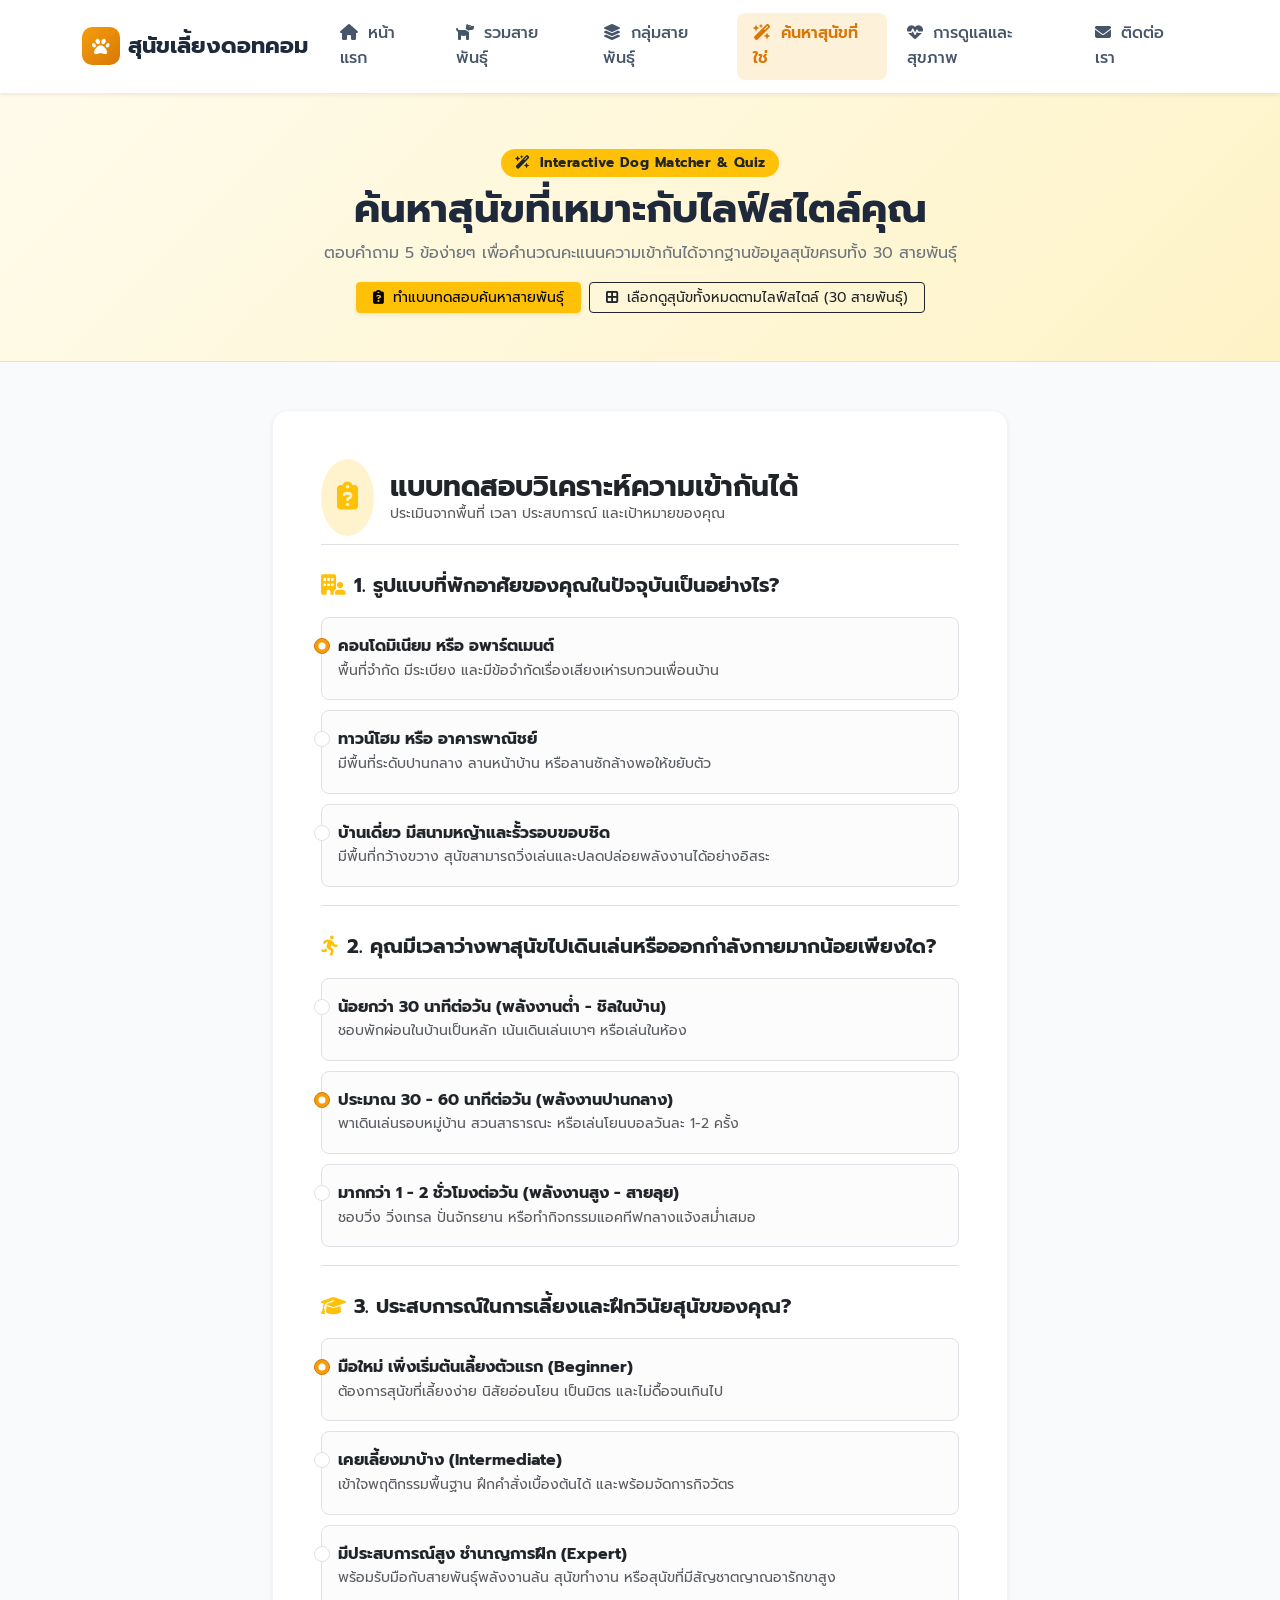
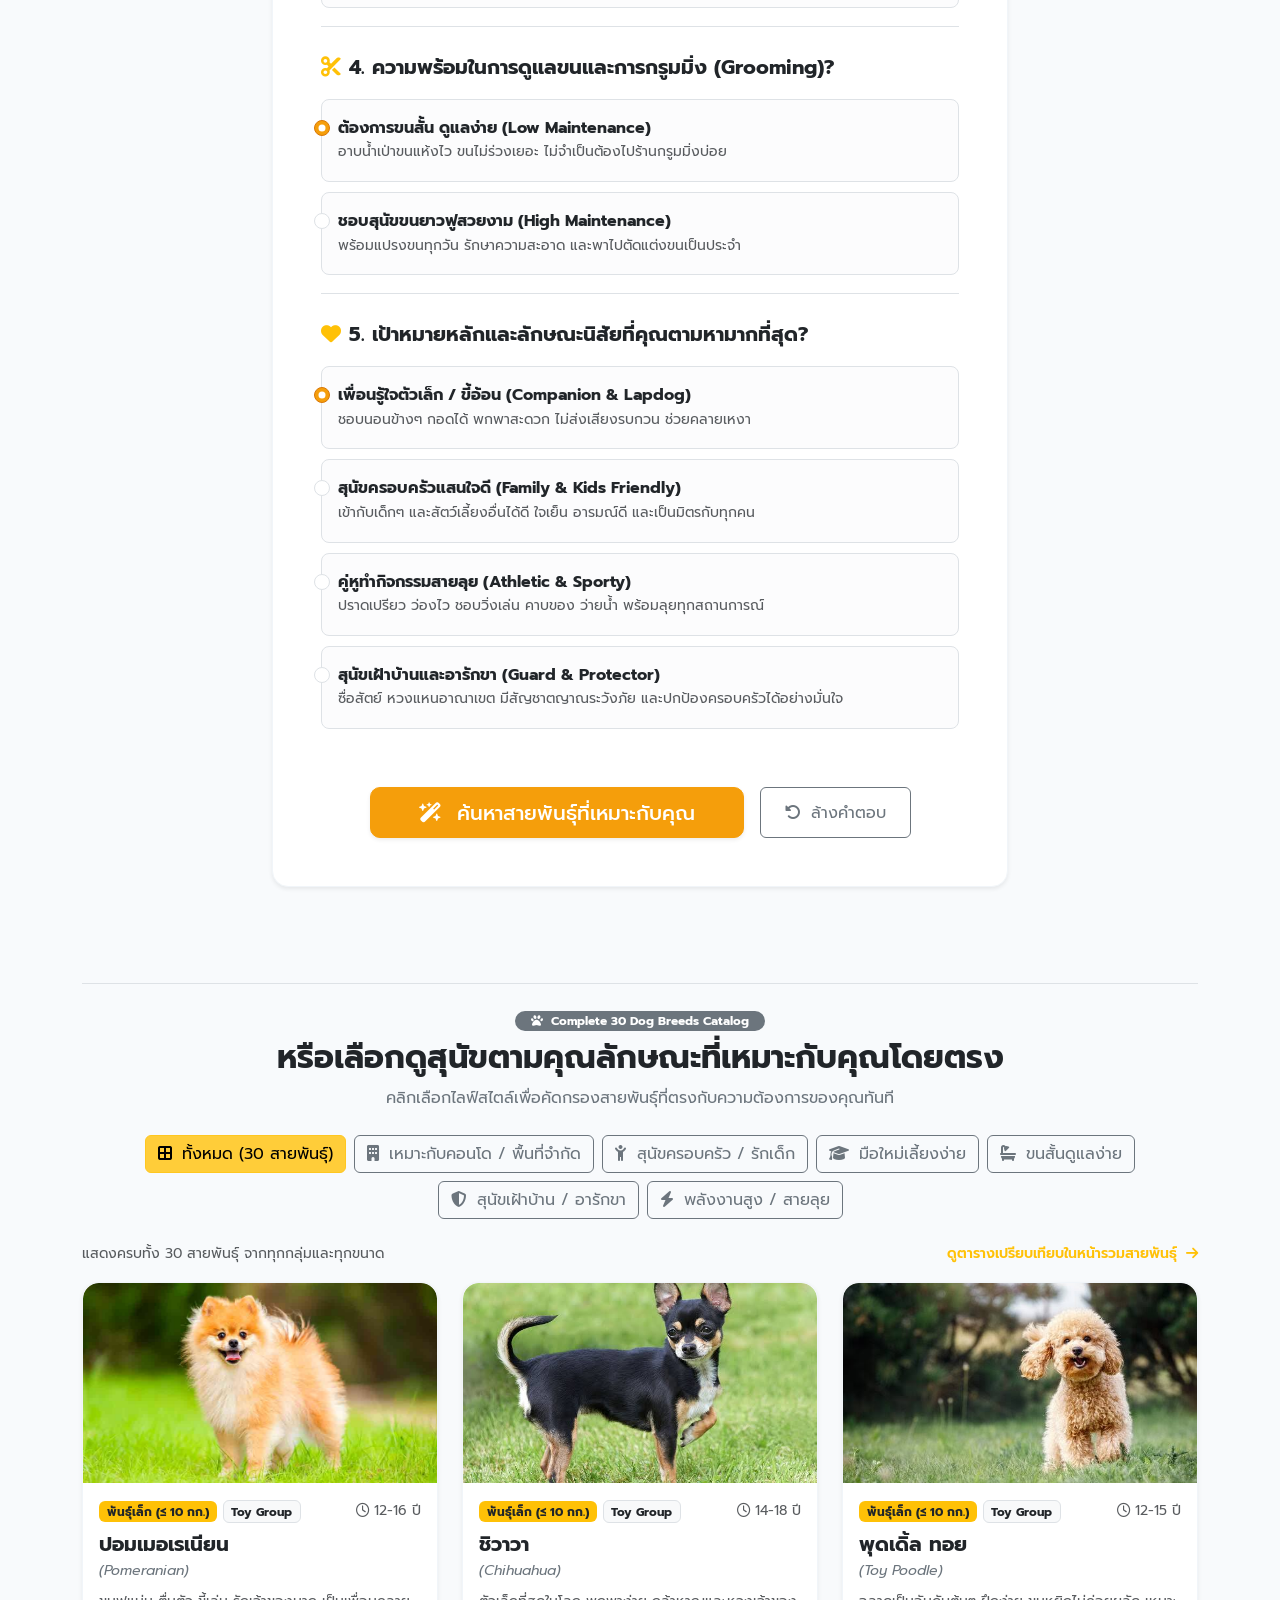
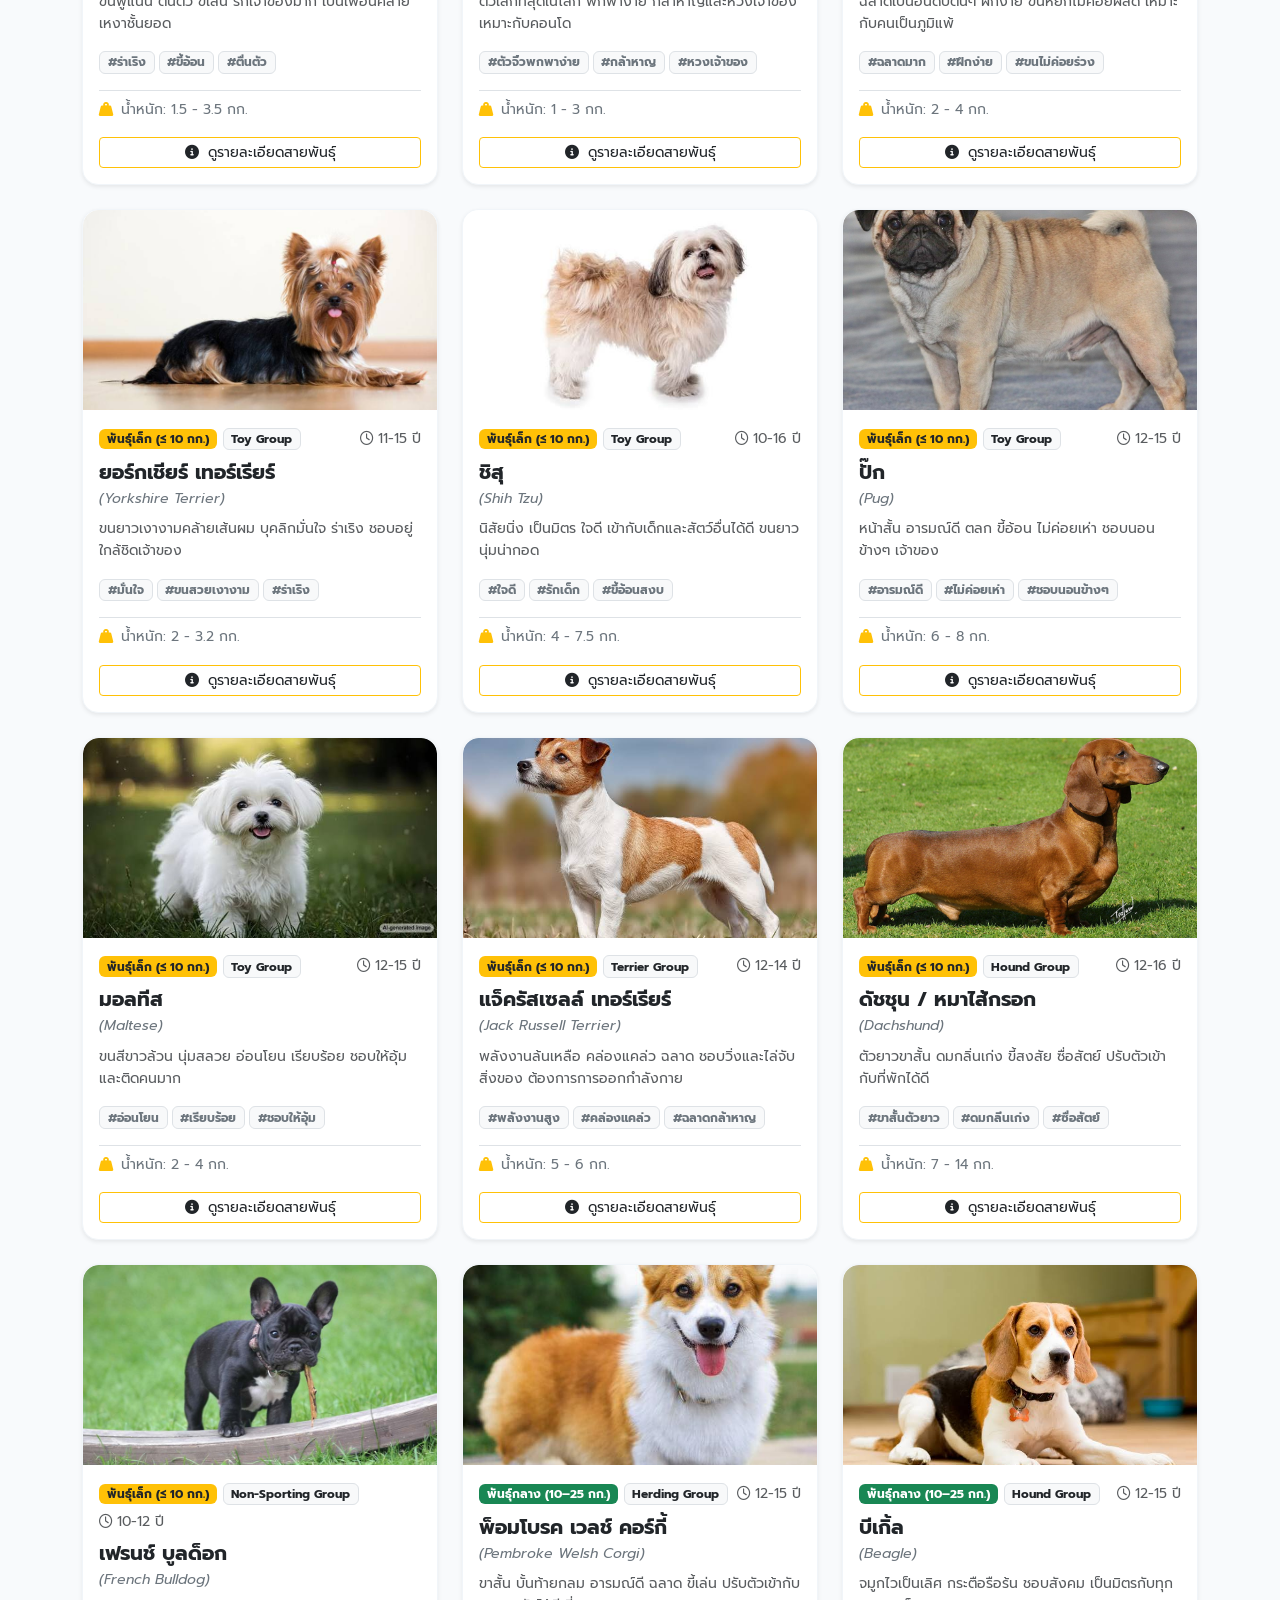
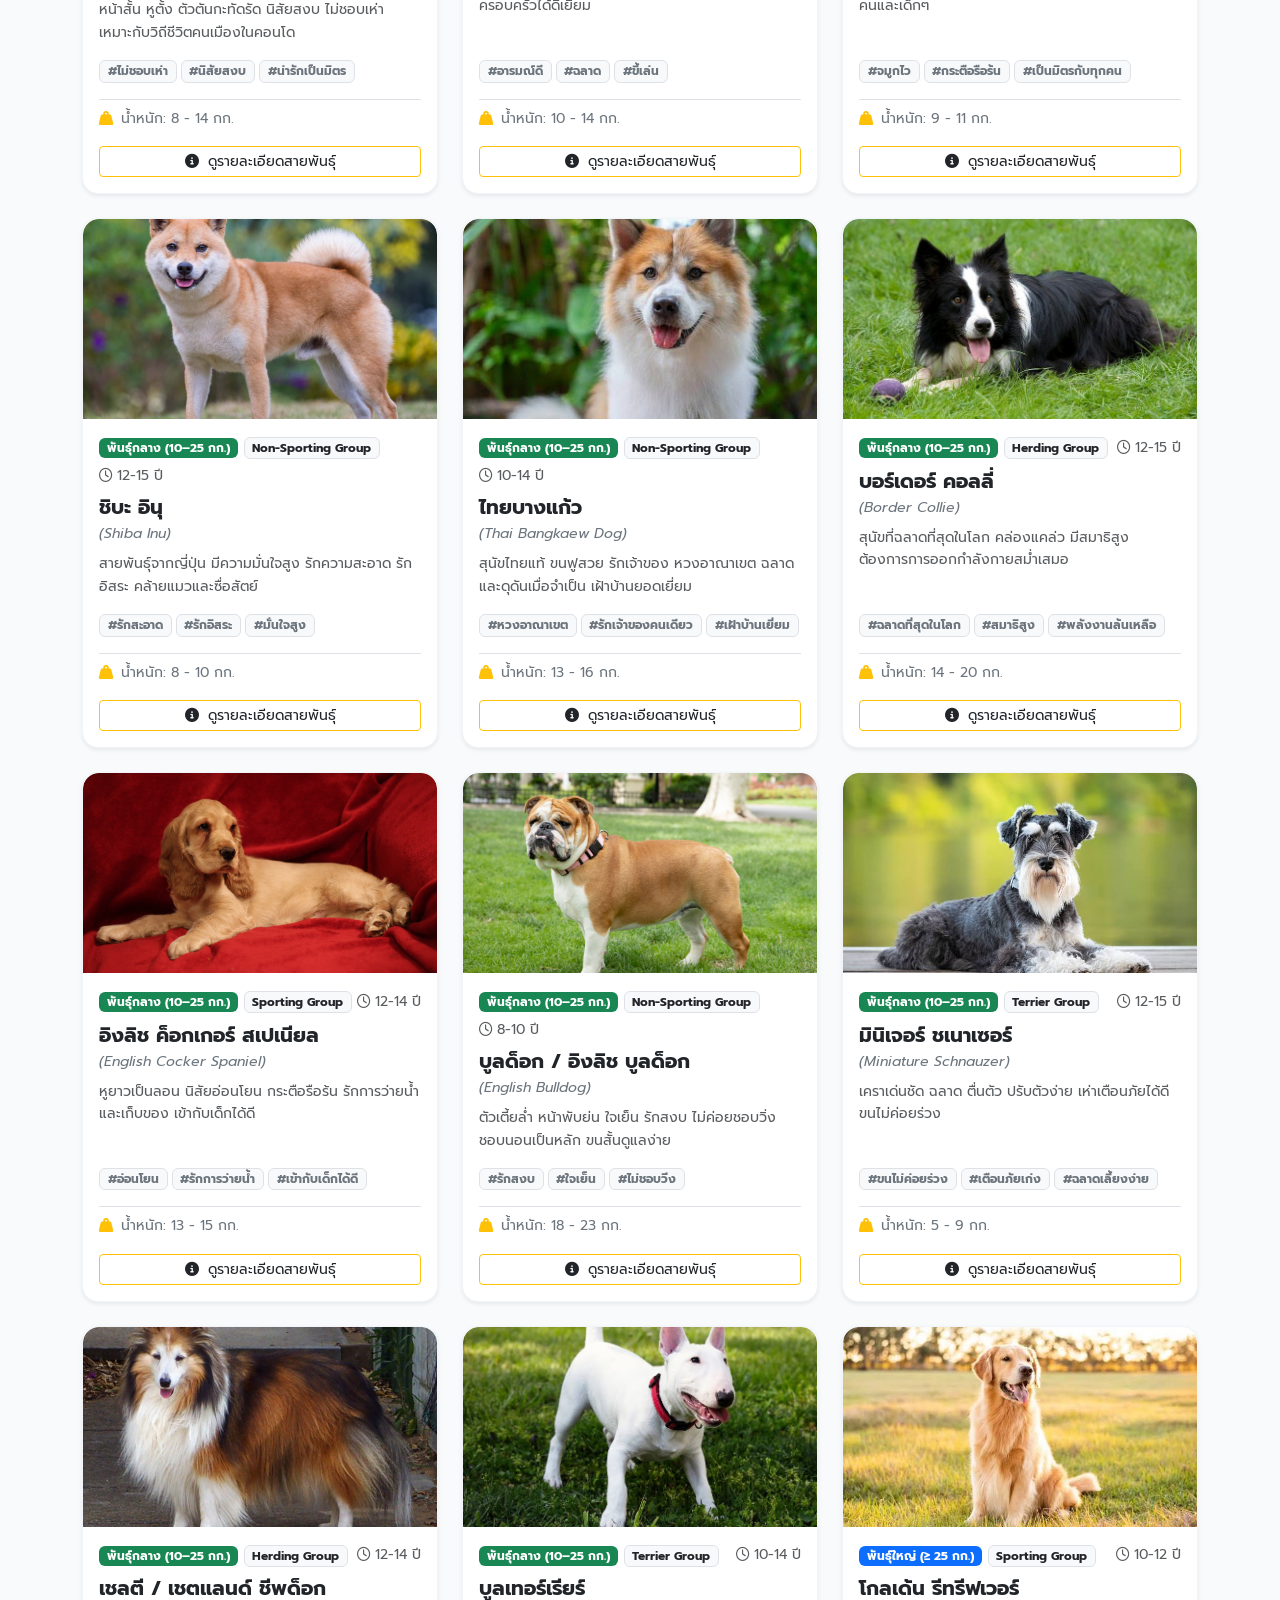
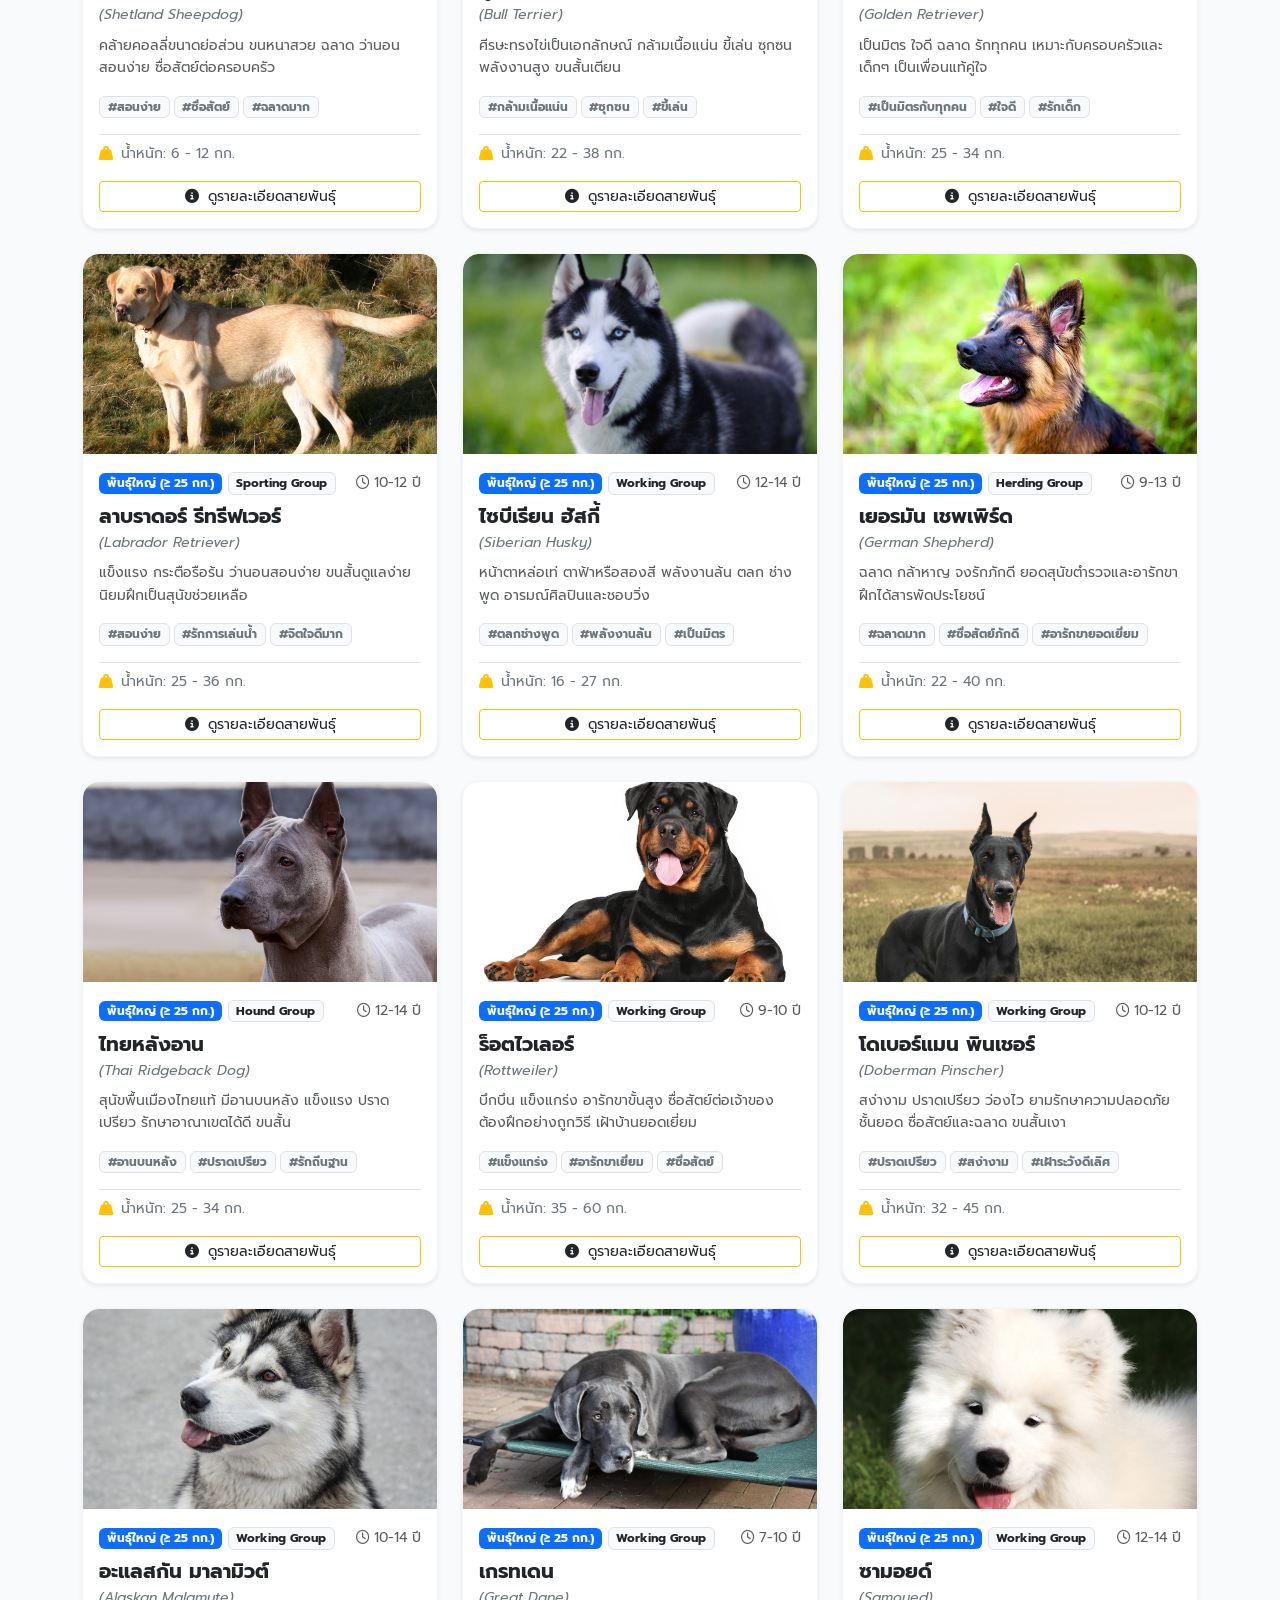
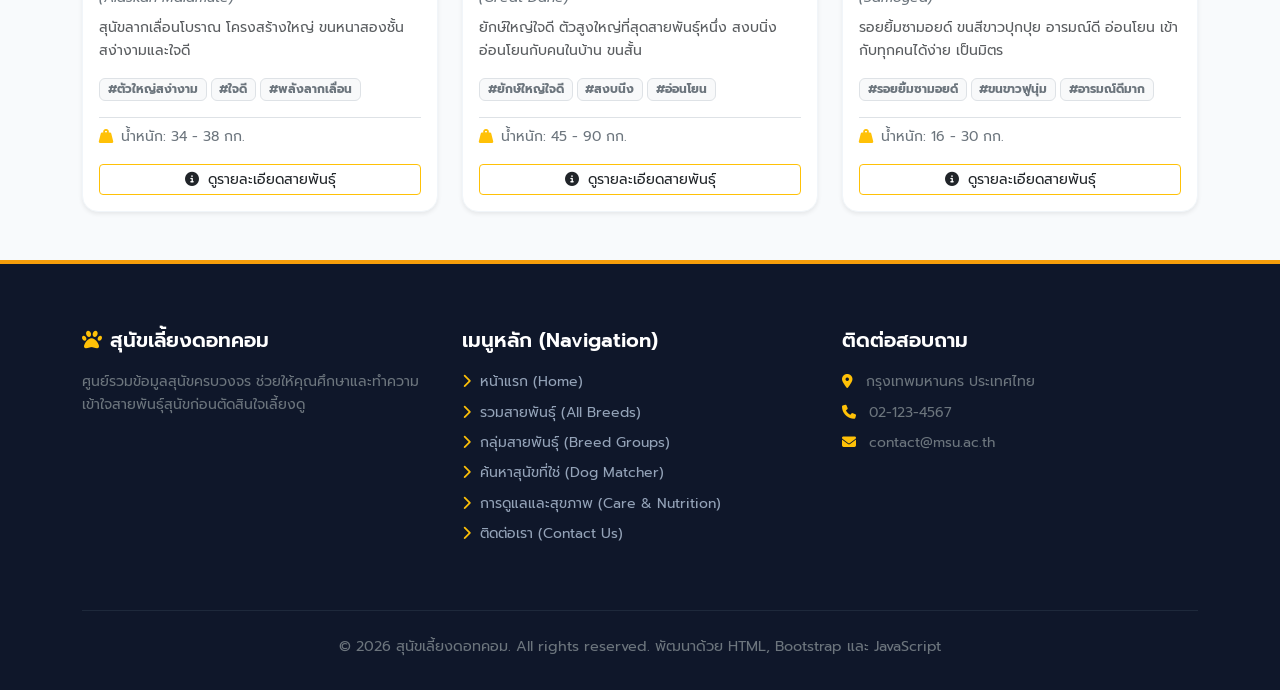
<file: quiz.html>
<!DOCTYPE html>
<html lang="th">
<head>
  <!-- ==========================================================================
       1. META TAGS & TITLE
       ========================================================================== -->
  <meta charset="UTF-8">
  <meta name="viewport" content="width=device-width, initial-scale=1.0">
  <title>ค้นหาสุนัขที่เหมาะกับคุณ (Dog Matcher / Quiz) - สุนัขเลี้ยงดอทคอม</title>

  <!-- ==========================================================================
       2. EXTERNAL CSS & FONTS
       ========================================================================== -->
  <link href="https://cdn.jsdelivr.net/npm/bootstrap@5.3.3/dist/css/bootstrap.min.css" rel="stylesheet">
  <link rel="stylesheet" href="https://cdnjs.cloudflare.com/ajax/libs/font-awesome/6.5.2/css/all.min.css">
  <link rel="stylesheet" href="css/style.css">
</head>
<body>

  <!-- ==========================================================================
       3. NAVIGATION BAR (แถบเมนูนำทางหลักทั้ง 6 หน้า)
       ========================================================================== -->
  <nav class="navbar navbar-expand-lg navbar-light bg-white sticky-top shadow-sm">
    <div class="container">
      <a class="navbar-brand" href="index.html">
        <span class="brand-icon"><i class="fa-solid fa-paw"></i></span>
        <span>สุนัขเลี้ยงดอทคอม</span>
      </a>

      <button class="navbar-toggler" type="button" data-bs-toggle="collapse" data-bs-target="#mainNavbar" aria-controls="mainNavbar" aria-expanded="false" aria-label="สลับแถบเมนู">
        <span class="navbar-toggler-icon"></span>
      </button>

      <div class="collapse navbar-collapse" id="mainNavbar">
        <ul class="navbar-nav ms-auto mb-2 mb-lg-0 gap-1">
          <!-- เมนูที่ 1: หน้าแรก -->
          <li class="nav-item">
            <a class="nav-link" href="index.html">
              <i class="fa-solid fa-house me-1"></i> หน้าแรก
            </a>
          </li>
          <!-- เมนูที่ 2: หน้ารวมสายพันธุ์สุนัข -->
          <li class="nav-item">
            <a class="nav-link" href="breeds.html">
              <i class="fa-solid fa-dog me-1"></i> รวมสายพันธุ์
            </a>
          </li>
          <!-- เมนูที่ 3: หน้าหมวดหมู่/กลุ่มสุนัข -->
          <li class="nav-item">
            <a class="nav-link" href="groups.html">
              <i class="fa-solid fa-layer-group me-1"></i> กลุ่มสายพันธุ์
            </a>
          </li>
          <!-- เมนูที่ 4: หน้าค้นหาสุนัขที่เหมาะกับคุณ (Active ที่หน้านี้) -->
          <li class="nav-item">
            <a class="nav-link active" aria-current="page" href="quiz.html">
              <i class="fa-solid fa-wand-magic-sparkles me-1"></i> ค้นหาสุนัขที่ใช่
            </a>
          </li>
          <!-- เมนูที่ 5: หน้าคู่มือการดูแลสุขภาพและโภชนาการ -->
          <li class="nav-item">
            <a class="nav-link" href="care.html">
              <i class="fa-solid fa-heart-pulse me-1"></i> การดูแลและสุขภาพ
            </a>
          </li>
          <!-- เมนูที่ 6: หน้าติดต่อเรา / แบบฟอร์มสอบถาม -->
          <li class="nav-item">
            <a class="nav-link" href="contact.html">
              <i class="fa-solid fa-envelope me-1"></i> ติดต่อเรา
            </a>
          </li>
        </ul>
      </div>
    </div>
  </nav>

  <!-- ==========================================================================
       4. PAGE HEADER BANNER (แบนเนอร์หัวหน้าเว็บ)
       ========================================================================== -->
  <header class="page-header-banner">
    <div class="container text-center">
      <span class="badge bg-warning text-dark rounded-pill mb-2">
        <i class="fa-solid fa-wand-magic-sparkles me-1"></i> Interactive Dog Matcher & Quiz
      </span>
      <h1 class="fw-bold mb-2">ค้นหาสุนัขที่เหมาะกับไลฟ์สไตล์คุณ</h1>
      <p class="text-secondary mb-3">ตอบคำถาม 5 ข้อง่ายๆ เพื่อคำนวณคะแนนความเข้ากันได้จากฐานข้อมูลสุนัขครบทั้ง 30 สายพันธุ์</p>
      
      <div class="d-flex flex-wrap justify-content-center gap-2 mt-2">
        <a href="#quizFormCard" class="btn btn-warning btn-sm shadow-sm px-3">
          <i class="fa-solid fa-clipboard-question me-1"></i> ทำแบบทดสอบค้นหาสายพันธุ์
        </a>
        <a href="#lifestyleDirectorySection" class="btn btn-outline-dark btn-sm px-3">
          <i class="fa-solid fa-border-all me-1"></i> เลือกดูสุนัขทั้งหมดตามไลฟ์สไตล์ (30 สายพันธุ์)
        </a>
      </div>
    </div>
  </header>

  <!-- ==========================================================================
       5. QUIZ FORM & RESULT SECTION (แบบทดสอบและผลลัพธ์การจับคู่สายพันธุ์)
       ========================================================================== -->
  <main class="section-padding py-5">
    <div class="container">
      
      <!-- การ์ดแบบฟอร์มคำถาม 5 ข้อ -->
      <div class="row justify-content-center">
        <div class="col-lg-9 col-xl-8">
          <div class="card custom-card p-4 p-md-5 mb-5 shadow-sm" id="quizFormCard">
            <div class="d-flex align-items-center mb-4 pb-2 border-bottom">
              <div class="bg-warning-subtle text-warning p-3 rounded-circle me-3 fs-3">
                <i class="fa-solid fa-clipboard-question"></i>
              </div>
              <div>
                <h3 class="fw-bold mb-0">แบบทดสอบวิเคราะห์ความเข้ากันได้</h3>
                <p class="text-muted small mb-0">ประเมินจากพื้นที่ เวลา ประสบการณ์ และเป้าหมายของคุณ</p>
              </div>
            </div>

            <form id="dogQuizForm">

              <!-- คำถามข้อที่ 1: พื้นที่อยู่อาศัย -->
              <div class="mb-4 pb-3 border-bottom">
                <label class="form-label fw-bold fs-5 text-dark mb-2">
                  <i class="fa-solid fa-building-user text-warning me-2"></i>1. รูปแบบที่พักอาศัยของคุณในปัจจุบันเป็นอย่างไร?
                </label>
                <div class="d-flex flex-column gap-2 mt-2">
                  <div class="form-check p-3 border rounded-3 bg-light-subtle">
                    <input class="form-check-input" type="radio" name="q1" id="q1_1" value="condo" required checked>
                    <label class="form-check-label w-100" for="q1_1">
                      <strong>คอนโดมิเนียม หรือ อพาร์ตเมนต์</strong>
                      <div class="small text-muted">พื้นที่จำกัด มีระเบียง และมีข้อจำกัดเรื่องเสียงเห่ารบกวนเพื่อนบ้าน</div>
                    </label>
                  </div>
                  <div class="form-check p-3 border rounded-3 bg-light-subtle">
                    <input class="form-check-input" type="radio" name="q1" id="q1_2" value="townhome">
                    <label class="form-check-label w-100" for="q1_2">
                      <strong>ทาวน์โฮม หรือ อาคารพาณิชย์</strong>
                      <div class="small text-muted">มีพื้นที่ระดับปานกลาง ลานหน้าบ้าน หรือลานซักล้างพอให้ขยับตัว</div>
                    </label>
                  </div>
                  <div class="form-check p-3 border rounded-3 bg-light-subtle">
                    <input class="form-check-input" type="radio" name="q1" id="q1_3" value="house">
                    <label class="form-check-label w-100" for="q1_3">
                      <strong>บ้านเดี่ยว มีสนามหญ้าและรั้วรอบขอบชิด</strong>
                      <div class="small text-muted">มีพื้นที่กว้างขวาง สุนัขสามารถวิ่งเล่นและปลดปล่อยพลังงานได้อย่างอิสระ</div>
                    </label>
                  </div>
                </div>
              </div>

              <!-- คำถามข้อที่ 2: เวลาและพลังงานในการออกกำลังกาย -->
              <div class="mb-4 pb-3 border-bottom">
                <label class="form-label fw-bold fs-5 text-dark mb-2">
                  <i class="fa-solid fa-person-running text-warning me-2"></i>2. คุณมีเวลาว่างพาสุนัขไปเดินเล่นหรือออกกำลังกายมากน้อยเพียงใด?
                </label>
                <div class="d-flex flex-column gap-2 mt-2">
                  <div class="form-check p-3 border rounded-3 bg-light-subtle">
                    <input class="form-check-input" type="radio" name="q2" id="q2_1" value="low" required>
                    <label class="form-check-label w-100" for="q2_1">
                      <strong>น้อยกว่า 30 นาทีต่อวัน (พลังงานต่ำ - ชิลในบ้าน)</strong>
                      <div class="small text-muted">ชอบพักผ่อนในบ้านเป็นหลัก เน้นเดินเล่นเบาๆ หรือเล่นในห้อง</div>
                    </label>
                  </div>
                  <div class="form-check p-3 border rounded-3 bg-light-subtle">
                    <input class="form-check-input" type="radio" name="q2" id="q2_2" value="medium" checked>
                    <label class="form-check-label w-100" for="q2_2">
                      <strong>ประมาณ 30 - 60 นาทีต่อวัน (พลังงานปานกลาง)</strong>
                      <div class="small text-muted">พาเดินเล่นรอบหมู่บ้าน สวนสาธารณะ หรือเล่นโยนบอลวันละ 1-2 ครั้ง</div>
                    </label>
                  </div>
                  <div class="form-check p-3 border rounded-3 bg-light-subtle">
                    <input class="form-check-input" type="radio" name="q2" id="q2_3" value="high">
                    <label class="form-check-label w-100" for="q2_3">
                      <strong>มากกว่า 1 - 2 ชั่วโมงต่อวัน (พลังงานสูง - สายลุย)</strong>
                      <div class="small text-muted">ชอบวิ่ง วิ่งเทรล ปั่นจักรยาน หรือทำกิจกรรมแอคทีฟกลางแจ้งสม่ำเสมอ</div>
                    </label>
                  </div>
                </div>
              </div>

              <!-- คำถามข้อที่ 3: ประสบการณ์ของผู้เลี้ยง -->
              <div class="mb-4 pb-3 border-bottom">
                <label class="form-label fw-bold fs-5 text-dark mb-2">
                  <i class="fa-solid fa-graduation-cap text-warning me-2"></i>3. ประสบการณ์ในการเลี้ยงและฝึกวินัยสุนัขของคุณ?
                </label>
                <div class="d-flex flex-column gap-2 mt-2">
                  <div class="form-check p-3 border rounded-3 bg-light-subtle">
                    <input class="form-check-input" type="radio" name="q3" id="q3_1" value="beginner" required checked>
                    <label class="form-check-label w-100" for="q3_1">
                      <strong>มือใหม่ เพิ่งเริ่มต้นเลี้ยงตัวแรก (Beginner)</strong>
                      <div class="small text-muted">ต้องการสุนัขที่เลี้ยงง่าย นิสัยอ่อนโยน เป็นมิตร และไม่ดื้อจนเกินไป</div>
                    </label>
                  </div>
                  <div class="form-check p-3 border rounded-3 bg-light-subtle">
                    <input class="form-check-input" type="radio" name="q3" id="q3_2" value="experienced">
                    <label class="form-check-label w-100" for="q3_2">
                      <strong>เคยเลี้ยงมาบ้าง (Intermediate)</strong>
                      <div class="small text-muted">เข้าใจพฤติกรรมพื้นฐาน ฝึกคำสั่งเบื้องต้นได้ และพร้อมจัดการกิจวัตร</div>
                    </label>
                  </div>
                  <div class="form-check p-3 border rounded-3 bg-light-subtle">
                    <input class="form-check-input" type="radio" name="q3" id="q3_3" value="expert">
                    <label class="form-check-label w-100" for="q3_3">
                      <strong>มีประสบการณ์สูง ชำนาญการฝึก (Expert)</strong>
                      <div class="small text-muted">พร้อมรับมือกับสายพันธุ์พลังงานล้น สุนัขทำงาน หรือสุนัขที่มีสัญชาตญาณอารักขาสูง</div>
                    </label>
                  </div>
                </div>
              </div>

              <!-- คำถามข้อที่ 4: การดูแลขนและกรูมมิ่ง -->
              <div class="mb-4 pb-3 border-bottom">
                <label class="form-label fw-bold fs-5 text-dark mb-2">
                  <i class="fa-solid fa-scissors text-warning me-2"></i>4. ความพร้อมในการดูแลขนและการกรูมมิ่ง (Grooming)?
                </label>
                <div class="d-flex flex-column gap-2 mt-2">
                  <div class="form-check p-3 border rounded-3 bg-light-subtle">
                    <input class="form-check-input" type="radio" name="q4" id="q4_1" value="low_groom" required checked>
                    <label class="form-check-label w-100" for="q4_1">
                      <strong>ต้องการขนสั้น ดูแลง่าย (Low Maintenance)</strong>
                      <div class="small text-muted">อาบน้ำเป่าขนแห้งไว ขนไม่ร่วงเยอะ ไม่จำเป็นต้องไปร้านกรูมมิ่งบ่อย</div>
                    </label>
                  </div>
                  <div class="form-check p-3 border rounded-3 bg-light-subtle">
                    <input class="form-check-input" type="radio" name="q4" id="q4_2" value="high_groom">
                    <label class="form-check-label w-100" for="q4_2">
                      <strong>ชอบสุนัขขนยาวฟูสวยงาม (High Maintenance)</strong>
                      <div class="small text-muted">พร้อมแปรงขนทุกวัน รักษาความสะอาด และพาไปตัดแต่งขนเป็นประจำ</div>
                    </label>
                  </div>
                </div>
              </div>

              <!-- คำถามข้อที่ 5: เป้าหมายและบุคลิกสุนัขที่ตามหา -->
              <div class="mb-4 pb-3">
                <label class="form-label fw-bold fs-5 text-dark mb-2">
                  <i class="fa-solid fa-heart text-warning me-2"></i>5. เป้าหมายหลักและลักษณะนิสัยที่คุณตามหามากที่สุด?
                </label>
                <div class="d-flex flex-column gap-2 mt-2">
                  <div class="form-check p-3 border rounded-3 bg-light-subtle">
                    <input class="form-check-input" type="radio" name="q5" id="q5_1" value="companion" required checked>
                    <label class="form-check-label w-100" for="q5_1">
                      <strong>เพื่อนรู้ใจตัวเล็ก / ขี้อ้อน (Companion & Lapdog)</strong>
                      <div class="small text-muted">ชอบนอนข้างๆ กอดได้ พกพาสะดวก ไม่ส่งเสียงรบกวน ช่วยคลายเหงา</div>
                    </label>
                  </div>
                  <div class="form-check p-3 border rounded-3 bg-light-subtle">
                    <input class="form-check-input" type="radio" name="q5" id="q5_2" value="family">
                    <label class="form-check-label w-100" for="q5_2">
                      <strong>สุนัขครอบครัวแสนใจดี (Family & Kids Friendly)</strong>
                      <div class="small text-muted">เข้ากับเด็กๆ และสัตว์เลี้ยงอื่นได้ดี ใจเย็น อารมณ์ดี และเป็นมิตรกับทุกคน</div>
                    </label>
                  </div>
                  <div class="form-check p-3 border rounded-3 bg-light-subtle">
                    <input class="form-check-input" type="radio" name="q5" id="q5_3" value="active">
                    <label class="form-check-label w-100" for="q5_3">
                      <strong>คู่หูทำกิจกรรมสายลุย (Athletic & Sporty)</strong>
                      <div class="small text-muted">ปราดเปรียว ว่องไว ชอบวิ่งเล่น คาบของ ว่ายน้ำ พร้อมลุยทุกสถานการณ์</div>
                    </label>
                  </div>
                  <div class="form-check p-3 border rounded-3 bg-light-subtle">
                    <input class="form-check-input" type="radio" name="q5" id="q5_4" value="guard">
                    <label class="form-check-label w-100" for="q5_4">
                      <strong>สุนัขเฝ้าบ้านและอารักขา (Guard & Protector)</strong>
                      <div class="small text-muted">ซื่อสัตย์ หวงแหนอาณาเขต มีสัญชาตญาณระวังภัย และปกป้องครอบครัวได้อย่างมั่นใจ</div>
                    </label>
                  </div>
                </div>
              </div>

              <!-- ปุ่มส่งคำตอบประมวลผล -->
              <div class="text-center pt-3 d-flex flex-wrap justify-content-center gap-3">
                <button type="submit" class="btn btn-primary-custom btn-lg px-5 shadow-sm">
                  <i class="fa-solid fa-wand-magic-sparkles me-2"></i> ค้นหาสายพันธุ์ที่เหมาะกับคุณ
                </button>
                <button type="button" id="formResetQuickBtn" class="btn btn-outline-secondary px-4">
                  <i class="fa-solid fa-rotate-left me-1"></i> ล้างคำตอบ
                </button>
              </div>
            </form>
          </div>
        </div>
      </div>

      <!-- ======================================================================
           6. DYNAMIC QUIZ RESULT SECTION (ส่วนแสดงผลลัพธ์คำแนะนำสายพันธุ์)
           ซ่อนอยู่ตอนแรก (d-none) และจะแสดงผลเมื่อคลิกปุ่มส่งแบบทดสอบ
           ====================================================================== -->
      <div id="quizResultSection" class="d-none mb-5">
        <div class="card border-warning bg-white p-4 p-md-5 rounded-4 shadow-sm" id="resultCardWrapper">
          
          <!-- หัวข้อผลลัพธ์ -->
          <div class="text-center mb-4 pb-3 border-bottom">
            <span class="badge bg-warning text-dark px-3 py-2 rounded-pill fs-6 mb-2">
              <i class="fa-solid fa-trophy me-1"></i> Match Found! ผลการจับคู่ของคุณ
            </span>
            <h2 class="fw-bold text-dark mb-1">สายพันธุ์สุนัขที่เหมาะกับไลฟ์สไตล์คุณที่สุด</h2>
            <p class="text-muted mb-3" id="quizResultSummaryCriteria">
              ระบบประมวลผลจากคำตอบทั้ง 5 ข้อ เปรียบเทียบกับฐานข้อมูลสุนัขทั้ง 30 สายพันธุ์
            </p>
          </div>

          <!-- กล่องอันดับที่ 1 (Best Match Spotlight) -->
          <div id="bestMatchSpotlight" class="mb-5">
            <!-- Rendered dynamically by main.js -->
          </div>

          <!-- กล่องอันดับที่ 2 และ 3 (Runner-Up Matches) -->
          <div class="mb-4">
            <h4 class="fw-bold text-dark mb-3">
              <i class="fa-solid fa-medal text-warning me-2"></i>สายพันธุ์แนะนำเพิ่มเติมที่เข้ากับคุณ
            </h4>
            <div class="row g-4" id="runnerUpMatchesRow">
              <!-- Rendered dynamically by main.js -->
            </div>
          </div>

          <!-- กล่องสายพันธุ์อื่นๆ ที่เข้าเกณฑ์ (Other Compatible Matches) -->
          <div class="mt-4 pt-3 border-top">
            <div class="d-flex justify-content-between align-items-center flex-wrap gap-2 mb-3">
              <h5 class="fw-bold text-secondary mb-0">
                <i class="fa-solid fa-list-check me-2 text-primary"></i>สายพันธุ์อื่นๆ ที่มีคะแนนความเข้ากันได้สูง
              </h5>
              <button class="btn btn-sm btn-outline-primary" type="button" data-bs-toggle="collapse" data-bs-target="#otherMatchesCollapse" aria-expanded="false" aria-controls="otherMatchesCollapse">
                <i class="fa-solid fa-chevron-down me-1"></i> แสดง/ซ่อนสายพันธุ์เพิ่มเติม
              </button>
            </div>

            <div class="collapse" id="otherMatchesCollapse">
              <div class="row g-3" id="otherMatchesRow">
                <!-- Rendered dynamically by main.js -->
              </div>
            </div>
          </div>

          <!-- ปุ่ม Action ท้ายผลลัพธ์ -->
          <div class="mt-5 pt-3 border-top d-flex flex-wrap justify-content-center gap-3">
            <a href="breeds.html" class="btn btn-warning px-4 shadow-sm">
              <i class="fa-solid fa-dog me-2"></i> ดูข้อมูลทั้งหมดในหน้ารวมสายพันธุ์ (breeds.html)
            </a>
            <a href="groups.html" class="btn btn-outline-dark px-4">
              <i class="fa-solid fa-layer-group me-2"></i> ดูกลุ่มสายพันธุ์ (groups.html)
            </a>
            <button type="button" id="resetQuizBtn" class="btn btn-outline-secondary px-4">
              <i class="fa-solid fa-rotate-left me-1"></i> ทำแบบทดสอบใหม่
            </button>
          </div>

        </div>
      </div>

      <!-- ======================================================================
           7. ALL 30 BREEDS LIFESTYLE DIRECTORY (เลือกดูสุนัขตามไลฟ์สไตล์โดยตรง)
           มีข้อมูลสุนัขครบทั้ง 30 สายพันธุ์ ให้ผู้ใช้เลือกดูตามความต้องการ
           ====================================================================== -->
      <section id="lifestyleDirectorySection" class="mt-5 pt-4 border-top">
        <div class="text-center mb-4">
          <span class="badge bg-secondary text-white rounded-pill mb-2 px-3 py-1">
            <i class="fa-solid fa-paw me-1"></i> Complete 30 Dog Breeds Catalog
          </span>
          <h2 class="fw-bold text-dark mb-2">หรือเลือกดูสุนัขตามคุณลักษณะที่เหมาะกับคุณโดยตรง</h2>
          <p class="text-secondary mb-0">คลิกเลือกไลฟ์สไตล์เพื่อคัดกรองสายพันธุ์ที่ตรงกับความต้องการของคุณทันที</p>
        </div>

        <!-- ตัวกรองตามไลฟ์สไตล์ (Lifestyle Filter Buttons) -->
        <div class="d-flex flex-wrap justify-content-center gap-2 mb-4" id="lifestyleFilterBtnsContainer">
          <button type="button" class="btn btn-warning lifestyle-filter-btn active" data-filter="all">
            <i class="fa-solid fa-border-all me-1"></i> ทั้งหมด (30 สายพันธุ์)
          </button>
          <button type="button" class="btn btn-outline-secondary lifestyle-filter-btn" data-filter="condo">
            <i class="fa-solid fa-building me-1"></i> เหมาะกับคอนโด / พื้นที่จำกัด
          </button>
          <button type="button" class="btn btn-outline-secondary lifestyle-filter-btn" data-filter="family">
            <i class="fa-solid fa-child-reaching me-1"></i> สุนัขครอบครัว / รักเด็ก
          </button>
          <button type="button" class="btn btn-outline-secondary lifestyle-filter-btn" data-filter="beginner">
            <i class="fa-solid fa-graduation-cap me-1"></i> มือใหม่เลี้ยงง่าย
          </button>
          <button type="button" class="btn btn-outline-secondary lifestyle-filter-btn" data-filter="low_groom">
            <i class="fa-solid fa-bath me-1"></i> ขนสั้นดูแลง่าย
          </button>
          <button type="button" class="btn btn-outline-secondary lifestyle-filter-btn" data-filter="guard">
            <i class="fa-solid fa-shield-halved me-1"></i> สุนัขเฝ้าบ้าน / อารักขา
          </button>
          <button type="button" class="btn btn-outline-secondary lifestyle-filter-btn" data-filter="active">
            <i class="fa-solid fa-bolt me-1"></i> พลังงานสูง / สายลุย
          </button>
        </div>

        <!-- สรุปจำนวนสายพันธุ์ที่แสดง -->
        <div class="d-flex justify-content-between align-items-center mb-3">
          <span class="text-muted small" id="lifestyleFilterStatus">
            แสดงครบทั้ง 30 สายพันธุ์
          </span>
          <a href="breeds.html" class="small text-decoration-none text-warning fw-semibold">
            ดูตารางเปรียบเทียบในหน้ารวมสายพันธุ์ <i class="fa-solid fa-arrow-right ms-1"></i>
          </a>
        </div>

        <!-- แถวแสดงการ์ดสุนัขทั้ง 30 สายพันธุ์ (30 Breeds Cards Grid) -->
        <div class="row g-4" id="lifestyleBreedsGrid">
          <!-- Rendered dynamically and completely by main.js with all 30 dogs -->
        </div>
      </section>

    </div>
  </main>

  <!-- ==========================================================================
       7. FOOTER SECTION (ส่วนท้ายเว็บไซต์)
       ========================================================================== -->
  <footer class="footer">
    <div class="container">
      <div class="row g-4">
        <div class="col-lg-4 col-md-6">
          <h5 class="footer-heading">
            <i class="fa-solid fa-paw text-warning me-2"></i>สุนัขเลี้ยงดอทคอม
          </h5>
          <p class="small text-secondary">
            ศูนย์รวมข้อมูลสุนัขครบวงจร ช่วยให้คุณศึกษาและทำความเข้าใจสายพันธุ์สุนัขก่อนตัดสินใจเลี้ยงดู
          </p>
        </div>

        <div class="col-lg-4 col-md-6">
          <h5 class="footer-heading">เมนูหลัก (Navigation)</h5>
          <ul class="list-unstyled small d-flex flex-column gap-2">
            <li><a href="index.html"><i class="fa-solid fa-chevron-right me-1 text-warning"></i> หน้าแรก (Home)</a></li>
            <li><a href="breeds.html"><i class="fa-solid fa-chevron-right me-1 text-warning"></i> รวมสายพันธุ์ (All Breeds)</a></li>
            <li><a href="groups.html"><i class="fa-solid fa-chevron-right me-1 text-warning"></i> กลุ่มสายพันธุ์ (Breed Groups)</a></li>
            <li><a href="quiz.html"><i class="fa-solid fa-chevron-right me-1 text-warning"></i> ค้นหาสุนัขที่ใช่ (Dog Matcher)</a></li>
            <li><a href="care.html"><i class="fa-solid fa-chevron-right me-1 text-warning"></i> การดูแลและสุขภาพ (Care & Nutrition)</a></li>
            <li><a href="contact.html"><i class="fa-solid fa-chevron-right me-1 text-warning"></i> ติดต่อเรา (Contact Us)</a></li>
          </ul>
        </div>

        <div class="col-lg-4 col-md-12">
          <h5 class="footer-heading">ติดต่อสอบถาม</h5>
          <p class="small text-secondary mb-2"><i class="fa-solid fa-location-dot me-2 text-warning"></i> กรุงเทพมหานคร ประเทศไทย</p>
          <p class="small text-secondary mb-2"><i class="fa-solid fa-phone me-2 text-warning"></i> 02-123-4567</p>
          <p class="small text-secondary mb-3"><i class="fa-solid fa-envelope me-2 text-warning"></i> contact@msu.ac.th</p>
        </div>
      </div>

      <div class="footer-bottom text-center text-secondary">
        <p class="mb-0">© 2026 สุนัขเลี้ยงดอทคอม. All rights reserved. พัฒนาด้วย HTML, Bootstrap และ JavaScript</p>
      </div>
    </div>
  </footer>

  <!-- ==========================================================================
       8. SCRIPTS
       ========================================================================== -->
  <script src="https://cdn.jsdelivr.net/npm/bootstrap@5.3.3/dist/js/bootstrap.bundle.min.js"></script>
  <script src="js/main.js"></script>
</body>
</html>
</file>
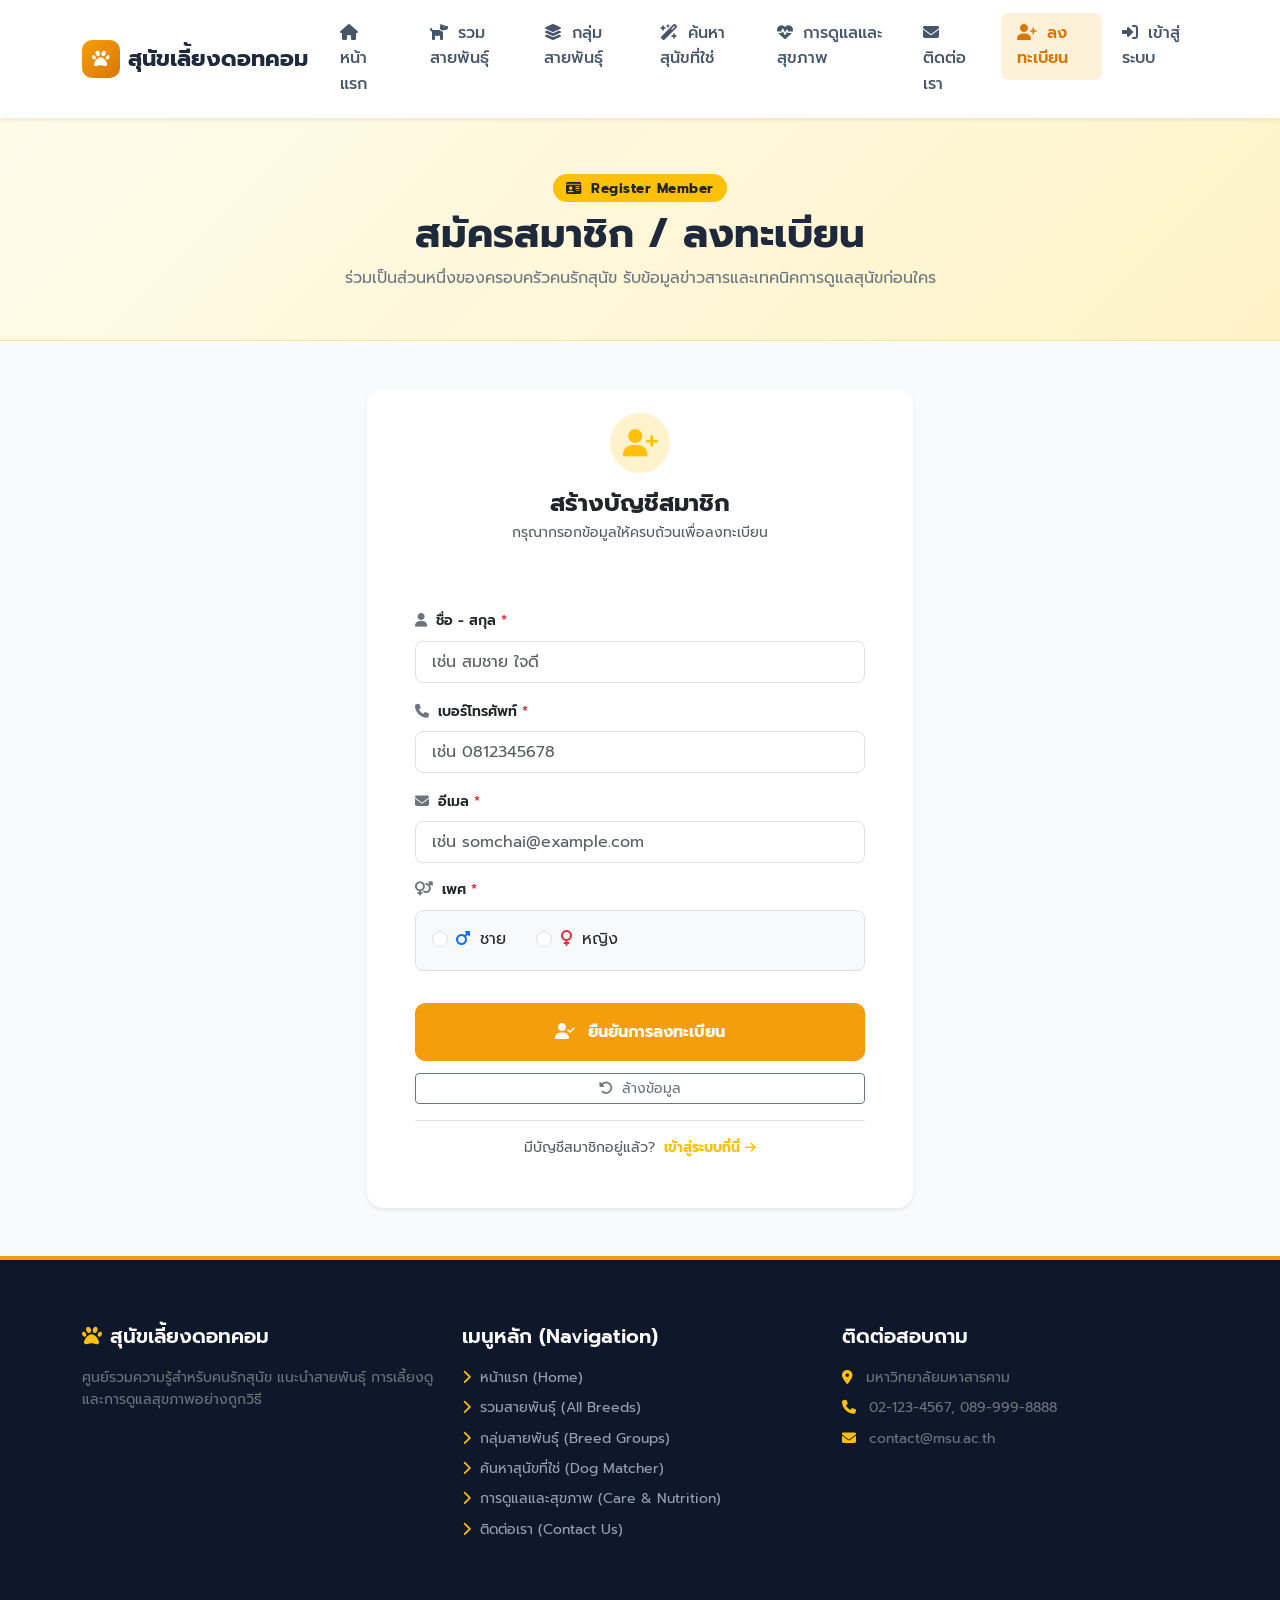
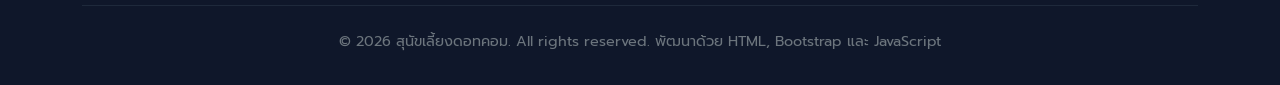
<file: register.html>
<!DOCTYPE html>
<html lang="th">
<head>
  <!-- ==========================================================================
       1. META TAGS & TITLE
       ========================================================================== -->
  <meta charset="UTF-8">
  <meta name="viewport" content="width=device-width, initial-scale=1.0">
  <title>ลงทะเบียนสมาชิก (Register) - สุนัขเลี้ยงดอทคอม</title>

  <!-- ==========================================================================
       2. EXTERNAL CSS & FONTS (Bootstrap 5, Font Awesome, Google Font)
       ========================================================================== -->
  <!-- Bootstrap 5 CSS CDN -->
  <link href="https://cdn.jsdelivr.net/npm/bootstrap@5.3.3/dist/css/bootstrap.min.css" rel="stylesheet">
  <!-- Font Awesome 6 Icons CDN -->
  <link rel="stylesheet" href="https://cdnjs.cloudflare.com/ajax/libs/font-awesome/6.5.2/css/all.min.css">
  <!-- Custom Stylesheet -->
  <link rel="stylesheet" href="css/style.css">
</head>
<body>

  <!-- ==========================================================================
       3. NAVIGATION BAR
       ========================================================================== -->
  <nav class="navbar navbar-expand-lg navbar-light bg-white sticky-top shadow-sm">
    <div class="container">
      <a class="navbar-brand" href="index.html">
        <span class="brand-icon"><i class="fa-solid fa-paw"></i></span>
        <span>สุนัขเลี้ยงดอทคอม</span>
      </a>

      <button class="navbar-toggler" type="button" data-bs-toggle="collapse" data-bs-target="#mainNavbar" aria-controls="mainNavbar" aria-expanded="false" aria-label="สลับแถบเมนู">
        <span class="navbar-toggler-icon"></span>
      </button>

      <div class="collapse navbar-collapse" id="mainNavbar">
        <ul class="navbar-nav ms-auto mb-2 mb-lg-0 gap-1">
          <li class="nav-item">
            <a class="nav-link" href="index.html">
              <i class="fa-solid fa-house me-1"></i> หน้าแรก
            </a>
          </li>
          <li class="nav-item">
            <a class="nav-link" href="breeds.html">
              <i class="fa-solid fa-dog me-1"></i> รวมสายพันธุ์
            </a>
          </li>
          <li class="nav-item">
            <a class="nav-link" href="groups.html">
              <i class="fa-solid fa-layer-group me-1"></i> กลุ่มสายพันธุ์
            </a>
          </li>
          <li class="nav-item">
            <a class="nav-link" href="quiz.html">
              <i class="fa-solid fa-wand-magic-sparkles me-1"></i> ค้นหาสุนัขที่ใช่
            </a>
          </li>
          <li class="nav-item">
            <a class="nav-link" href="care.html">
              <i class="fa-solid fa-heart-pulse me-1"></i> การดูแลและสุขภาพ
            </a>
          </li>
          <li class="nav-item">
            <a class="nav-link" href="contact.html">
              <i class="fa-solid fa-envelope me-1"></i> ติดต่อเรา
            </a>
          </li>
          <li class="nav-item">
            <a class="nav-link active text-warning fw-semibold" aria-current="page" href="register.html">
              <i class="fa-solid fa-user-plus me-1"></i> ลงทะเบียน
            </a>
          </li>
          <li class="nav-item">
            <a class="nav-link" href="login.php">
              <i class="fa-solid fa-right-to-bracket me-1"></i> เข้าสู่ระบบ
            </a>
          </li>
        </ul>
      </div>
    </div>
  </nav>

  <!-- ==========================================================================
       4. HEADER BANNER
       ========================================================================== -->
  <header class="page-header-banner">
    <div class="container text-center">
      <span class="badge bg-warning text-dark rounded-pill mb-2">
        <i class="fa-solid fa-id-card me-1"></i> Register Member
      </span>
      <h1 class="fw-bold mb-2">สมัครสมาชิก / ลงทะเบียน</h1>
      <p class="text-secondary mb-0">ร่วมเป็นส่วนหนึ่งของครอบครัวคนรักสุนัข รับข้อมูลข่าวสารและเทคนิคการดูแลสุนัขก่อนใคร</p>
    </div>
  </header>

  <!-- ==========================================================================
       5. REGISTER FORM SECTION
       ========================================================================== -->
  <main class="section-padding py-5">
    <div class="container">
      <div class="row justify-content-center">
        <div class="col-12 col-md-8 col-lg-6">

          <!-- กล่องข้อความแจ้งเตือนเมื่อลงทะเบียนสำเร็จ -->
          <div id="registerSuccessAlert" class="alert alert-success d-none shadow-sm mb-4" role="alert">
            <div class="d-flex align-items-center">
              <i class="fa-solid fa-circle-check fs-3 me-3 text-success"></i>
              <div>
                <h5 class="alert-heading mb-1 fw-bold">ลงทะเบียนสำเร็จ!</h5>
                <p class="mb-0 small" id="successDetail">ยินดีต้อนรับเข้าสู่ระบบสมาชิกสุนัขเลี้ยงดอทคอม</p>
              </div>
            </div>
          </div>

          <!-- กล่องฟอร์มลงทะเบียน -->
          <div class="card custom-card shadow-sm border-0 rounded-4 overflow-hidden">
            <div class="card-header bg-white border-0 pt-4 pb-0 text-center">
              <div class="d-inline-flex align-items-center justify-content-center bg-warning-subtle text-warning rounded-circle mb-3" style="width: 60px; height: 60px;">
                <i class="fa-solid fa-user-plus fs-3"></i>
              </div>
              <h4 class="fw-bold mb-1">สร้างบัญชีสมาชิก</h4>
              <p class="text-muted small">กรุณากรอกข้อมูลให้ครบถ้วนเพื่อลงทะเบียน</p>
            </div>

            <div class="card-body p-4 p-md-5 pt-3">
              <form id="registerForm" action="information.php" method="POST" class="needs-validation" novalidate>

                <!-- 1. ชื่อ - สกุล -->
                <div class="mb-3">
                  <label for="fullname" class="form-label fw-semibold small">
                    <i class="fa-solid fa-user me-1 text-secondary"></i> ชื่อ - สกุล <span class="text-danger">*</span>
                  </label>
                  <input 
                    type="text" 
                    class="form-control form-control-lg fs-6" 
                    id="fullname" 
                    name="fullname" 
                    placeholder="เช่น สมชาย ใจดี" 
                    required
                  >
                  <div class="invalid-feedback">
                    กรุณากรอกชื่อและนามสกุลของคุณ
                  </div>
                </div>

                <!-- 2. เบอร์โทร -->
                <div class="mb-3">
                  <label for="phone" class="form-label fw-semibold small">
                    <i class="fa-solid fa-phone me-1 text-secondary"></i> เบอร์โทรศัพท์ <span class="text-danger">*</span>
                  </label>
                  <input 
                    type="tel" 
                    class="form-control form-control-lg fs-6" 
                    id="phone" 
                    name="phone" 
                    placeholder="เช่น 0812345678" 
                    pattern="^[0-9]{9,10}$" 
                    required
                  >
                  <div class="invalid-feedback" id="phoneFeedback">
                    กรุณากรอกเบอร์โทรศัพท์เป็นตัวเลข 9-10 หลัก
                  </div>
                </div>

                <!-- 3. อีเมล์ -->
                <div class="mb-3">
                  <label for="email" class="form-label fw-semibold small">
                    <i class="fa-solid fa-envelope me-1 text-secondary"></i> อีเมล <span class="text-danger">*</span>
                  </label>
                  <input 
                    type="email" 
                    class="form-control form-control-lg fs-6" 
                    id="email" 
                    name="email" 
                    placeholder="เช่น somchai@example.com" 
                    required
                  >
                  <div class="invalid-feedback" id="emailFeedback">
                    กรุณากรอกรูปแบบอีเมลที่ถูกต้อง (เช่น yourname@domain.com)
                  </div>
                </div>

                <!-- 4. เพศ (ตัวเลือก ชาย / หญิง) -->
                <div class="mb-4">
                  <label class="form-label fw-semibold small d-block mb-2">
                    <i class="fa-solid fa-venus-mars me-1 text-secondary"></i> เพศ <span class="text-danger">*</span>
                  </label>
                  <div class="p-3 bg-light rounded-3 border">
                    <div class="form-check form-check-inline me-4">
                      <input 
                        class="form-check-input" 
                        type="radio" 
                        name="gender" 
                        id="genderMale" 
                        value="ชาย" 
                        required
                      >
                      <label class="form-check-label fw-normal" for="genderMale">
                        <i class="fa-solid fa-mars text-primary me-1"></i> ชาย
                      </label>
                    </div>

                    <div class="form-check form-check-inline">
                      <input 
                        class="form-check-input" 
                        type="radio" 
                        name="gender" 
                        id="genderFemale" 
                        value="หญิง" 
                        required
                      >
                      <label class="form-check-label fw-normal" for="genderFemale">
                        <i class="fa-solid fa-venus text-danger me-1"></i> หญิง
                      </label>
                    </div>
                  </div>
                  <!-- แสดงข้อความเตือนเมื่อไม่เลือกเพศ -->
                  <div class="invalid-feedback d-none" id="genderFeedback">
                    กรุณาเลือกเพศของคุณ
                  </div>
                </div>

                <!-- ปุ่มส่งข้อมูล -->
                <div class="d-grid gap-2 pt-2">
                  <button type="submit" class="btn btn-primary-custom btn-lg fs-6 py-3 fw-bold">
                    <i class="fa-solid fa-user-check me-2"></i> ยืนยันการลงทะเบียน
                  </button>
                  <button type="reset" class="btn btn-outline-secondary btn-sm mt-1">
                    <i class="fa-solid fa-rotate-left me-1"></i> ล้างข้อมูล
                  </button>
                </div>

                <!-- ลิงก์สำหรับผู้ที่มีบัญชีอยู่แล้ว -->
                <div class="text-center pt-3 border-top mt-3">
                  <p class="text-muted small mb-0">
                    มีบัญชีสมาชิกอยู่แล้ว? 
                    <a href="login.php" class="text-warning fw-bold text-decoration-none ms-1">
                      เข้าสู่ระบบที่นี่ <i class="fa-solid fa-arrow-right small"></i>
                    </a>
                  </p>
                </div>

              </form>
            </div>
          </div>

        </div>
      </div>
    </div>
  </main>

  <!-- ==========================================================================
       6. FOOTER
       ========================================================================== -->
  <footer class="footer mt-auto">
    <div class="container">
      <div class="row g-4">
        <div class="col-lg-4 col-md-6">
          <h5 class="footer-heading">
            <i class="fa-solid fa-paw text-warning me-2"></i>สุนัขเลี้ยงดอทคอม
          </h5>
          <p class="small text-secondary">
            ศูนย์รวมความรู้สำหรับคนรักสุนัข แนะนำสายพันธุ์ การเลี้ยงดู และการดูแลสุขภาพอย่างถูกวิธี
          </p>
        </div>

        <div class="col-lg-4 col-md-6">
          <h5 class="footer-heading">เมนูหลัก (Navigation)</h5>
          <ul class="list-unstyled small d-flex flex-column gap-2">
            <li><a href="index.html"><i class="fa-solid fa-chevron-right me-1 text-warning"></i> หน้าแรก (Home)</a></li>
            <li><a href="breeds.html"><i class="fa-solid fa-chevron-right me-1 text-warning"></i> รวมสายพันธุ์ (All Breeds)</a></li>
            <li><a href="groups.html"><i class="fa-solid fa-chevron-right me-1 text-warning"></i> กลุ่มสายพันธุ์ (Breed Groups)</a></li>
            <li><a href="quiz.html"><i class="fa-solid fa-chevron-right me-1 text-warning"></i> ค้นหาสุนัขที่ใช่ (Dog Matcher)</a></li>
            <li><a href="care.html"><i class="fa-solid fa-chevron-right me-1 text-warning"></i> การดูแลและสุขภาพ (Care & Nutrition)</a></li>
            <li><a href="contact.html"><i class="fa-solid fa-chevron-right me-1 text-warning"></i> ติดต่อเรา (Contact Us)</a></li>
          </ul>
        </div>

        <div class="col-lg-4 col-md-12">
          <h5 class="footer-heading">ติดต่อสอบถาม</h5>
          <p class="small text-secondary mb-2"><i class="fa-solid fa-location-dot me-2 text-warning"></i> มหาวิทยาลัยมหาสารคาม</p>
          <p class="small text-secondary mb-2"><i class="fa-solid fa-phone me-2 text-warning"></i> 02-123-4567, 089-999-8888</p>
          <p class="small text-secondary mb-3"><i class="fa-solid fa-envelope me-2 text-warning"></i> contact@msu.ac.th</p>
        </div>
      </div>

      <div class="footer-bottom text-center text-secondary">
        <p class="mb-0">© 2026 สุนัขเลี้ยงดอทคอม. All rights reserved. พัฒนาด้วย HTML, Bootstrap และ JavaScript</p>
      </div>
    </div>
  </footer>

  <!-- ==========================================================================
       7. SCRIPTS (Bootstrap 5 Bundle & Form Validation Script)
       ========================================================================== -->
  <script src="https://cdn.jsdelivr.net/npm/bootstrap@5.3.3/dist/js/bootstrap.bundle.min.js"></script>
  <script>
    // สคริปต์ตรวจความถูกต้องของข้อมูล (Bootstrap 5 Validation)
    (() => {
      'use strict';

      const form = document.getElementById('registerForm');
      const phoneInput = document.getElementById('phone');
      const emailInput = document.getElementById('email');
      const phoneFeedback = document.getElementById('phoneFeedback');
      const emailFeedback = document.getElementById('emailFeedback');
      const genderInputs = document.querySelectorAll('input[name="gender"]');
      const genderFeedback = document.getElementById('genderFeedback');

      const defaultPhoneFeedback = 'กรุณากรอกเบอร์โทรศัพท์เป็นตัวเลข 9-10 หลัก';
      const defaultEmailFeedback = 'กรุณากรอกรูปแบบอีเมลที่ถูกต้อง (เช่น yourname@domain.com)';

      // ฟังก์ชันตรวจสอบข้อมูลซ้ำผ่าน AJAX API
      async function checkDuplicate(field, value, inputEl, feedbackEl, defaultMsg) {
        if (!value) return true;
        try {
          const res = await fetch(`check_duplicate.php?field=${field}&value=${encodeURIComponent(value)}`);
          const data = await res.json();
          if (data.exists) {
            inputEl.setCustomValidity(data.message);
            feedbackEl.textContent = data.message;
            inputEl.classList.add('is-invalid');
            return false;
          } else {
            inputEl.setCustomValidity('');
            feedbackEl.textContent = defaultMsg;
            inputEl.classList.remove('is-invalid');
            return true;
          }
        } catch (err) {
          console.warn('Duplicate check failed:', err);
          return true;
        }
      }

      // ตรวจสอบแบบ Real-time เมื่อผู้ใช้กรอกหรือออกจากช่อง (blur / input)
      emailInput.addEventListener('blur', () => {
        if (emailInput.validity.typeMismatch) {
          emailFeedback.textContent = defaultEmailFeedback;
        } else {
          checkDuplicate('email', emailInput.value.trim(), emailInput, emailFeedback, defaultEmailFeedback);
        }
      });

      emailInput.addEventListener('input', () => {
        emailInput.setCustomValidity('');
        emailFeedback.textContent = defaultEmailFeedback;
        emailInput.classList.remove('is-invalid');
      });

      phoneInput.addEventListener('blur', () => {
        if (phoneInput.validity.patternMismatch) {
          phoneFeedback.textContent = defaultPhoneFeedback;
        } else {
          checkDuplicate('phone', phoneInput.value.trim(), phoneInput, phoneFeedback, defaultPhoneFeedback);
        }
      });

      phoneInput.addEventListener('input', () => {
        phoneInput.setCustomValidity('');
        phoneFeedback.textContent = defaultPhoneFeedback;
        phoneInput.classList.remove('is-invalid');
      });

      // ตรวจสอบก่อนส่งฟอร์ม (Form Submit)
      form.addEventListener('submit', async (event) => {
        event.preventDefault();
        event.stopPropagation();

        // ตรวจสอบตัวเลือกเพศ
        const isGenderSelected = Array.from(genderInputs).some(r => r.checked);
        if (!isGenderSelected) {
          genderFeedback.classList.remove('d-none');
          genderFeedback.classList.add('d-block');
        } else {
          genderFeedback.classList.remove('d-block');
          genderFeedback.classList.add('d-none');
        }

        // ตรวจสอบความถูกต้องเบื้องต้นตาม HTML5
        if (!form.checkValidity() || !isGenderSelected) {
          form.classList.add('was-validated');
          return;
        }

        // ตรวจสอบข้อมูลซ้ำแบบ async อีกครั้งก่อนส่ง
        const emailValid = await checkDuplicate('email', emailInput.value.trim(), emailInput, emailFeedback, defaultEmailFeedback);
        const phoneValid = await checkDuplicate('phone', phoneInput.value.trim(), phoneInput, phoneFeedback, defaultPhoneFeedback);

        if (!emailValid || !phoneValid) {
          form.classList.add('was-validated');
          return;
        }

        // ผ่านการตรวจสอบทั้งหมด ส่งฟอร์มไปยัง information.php
        form.submit();
      }, false);

      // ซ่อนแจ้งเตือนเตือนเพศเมื่อมีการกดเลือก
      genderInputs.forEach(input => {
        input.addEventListener('change', () => {
          genderFeedback.classList.remove('d-block');
          genderFeedback.classList.add('d-none');
        });
      });

      // ซ่อนข้อความสำเร็จเมื่อกด Reset
      form.addEventListener('reset', () => {
        form.classList.remove('was-validated');
        genderFeedback.classList.remove('d-block');
        genderFeedback.classList.add('d-none');
        emailInput.setCustomValidity('');
        phoneInput.setCustomValidity('');
        emailInput.classList.remove('is-invalid');
        phoneInput.classList.remove('is-invalid');
        emailFeedback.textContent = defaultEmailFeedback;
        phoneFeedback.textContent = defaultPhoneFeedback;
      });
    })();
  </script>
</body>
</html>
</file>
<file: css/style.css>
/* ==========================================================================
   DogPedia - Master Stylesheet
   ฟอนต์, ธีมสี, และสไตล์การแสดงผลของทั้ง 6 หน้า
   ========================================================================== */

/* 1. Global & Typography */
@import url('https://fonts.googleapis.com/css2?family=Prompt:ital,wght@0,300;0,400;0,500;0,600;0,700;1,400&display=swap');

:root {
  --primary-color: #f59e0b;       /* ส้มทอง อบอุ่น */
  --primary-dark: #d97706;        /* ส้มเข้ม */
  --secondary-color: #0f766e;     /* เขียวหัวเป็ด สบายตา */
  --accent-color: #ef4444;        /* แดงแต้มจุดเด่น */
  --bg-light: #f8fafc;            /* พื้นหลังสีสว่างสบายตา */
  --text-dark: #1e293b;           /* สีตัวอักษรหลัก */
  --text-muted: #64748b;          /* สีตัวอักษรจาง */
  --card-shadow: 0 10px 25px -5px rgba(0, 0, 0, 0.05), 0 8px 10px -6px rgba(0, 0, 0, 0.03);
  --card-hover-shadow: 0 20px 30px -10px rgba(245, 158, 11, 0.2), 0 10px 15px -5px rgba(0, 0, 0, 0.05);
}

body {
  font-family: 'Prompt', -apple-system, BlinkMacSystemFont, "Segoe UI", Roboto, sans-serif;
  color: var(--text-dark);
  background-color: var(--bg-light);
  line-height: 1.6;
}

/* 2. Navbar Styling */
.navbar {
  transition: all 0.3s ease;
  padding-top: 0.8rem;
  padding-bottom: 0.8rem;
}

.navbar-brand {
  font-weight: 700;
  font-size: 1.4rem;
  color: #1e293b;
  display: flex;
  align-items: center;
  gap: 0.5rem;
}

.navbar-brand .brand-icon {
  background: linear-gradient(135deg, #f59e0b, #d97706);
  color: white;
  width: 38px;
  height: 38px;
  display: inline-flex;
  align-items: center;
  justify-content: center;
  border-radius: 10px;
  font-size: 1.1rem;
}

.navbar-nav .nav-link {
  font-weight: 500;
  color: #475569;
  padding: 0.5rem 1rem !important;
  border-radius: 8px;
  transition: all 0.2s ease;
}

.navbar-nav .nav-link:hover {
  color: var(--primary-dark);
  background-color: rgba(245, 158, 11, 0.08);
}

.navbar-nav .nav-link.active {
  color: var(--primary-dark) !important;
  background-color: rgba(245, 158, 11, 0.15);
  font-weight: 600;
}

/* 3. Hero & Page Header */
.page-header-banner {
  background: linear-gradient(135deg, #fffbeb 0%, #fef3c7 100%);
  border-bottom: 1px solid #fde68a;
  padding: 3.5rem 0 3rem;
  position: relative;
  overflow: hidden;
}

.page-header-banner .badge {
  font-size: 0.85rem;
  padding: 0.45rem 0.85rem;
  letter-spacing: 0.5px;
}

/* 4. Cards & Interactive Components */
.custom-card {
  border: 1px solid #f1f5f9;
  border-radius: 16px;
  background: #ffffff;
  box-shadow: var(--card-shadow);
  transition: transform 0.25s ease, box-shadow 0.25s ease;
  overflow: hidden;
}

.custom-card:hover {
  transform: translateY(-5px);
  box-shadow: var(--card-hover-shadow);
}

.card-img-placeholder {
  height: 200px;
  background-color: #f1f5f9;
  display: flex;
  align-items: center;
  justify-content: center;
  color: #94a3b8;
  font-size: 2.5rem;
  position: relative;
}

.card-img-placeholder span {
  font-size: 0.9rem;
  position: absolute;
  bottom: 12px;
  background: rgba(255, 255, 255, 0.85);
  padding: 2px 10px;
  border-radius: 20px;
  color: #475569;
}

/* Breed Card Images (Placeholder & Real Images) */
.breed-card-img {
  width: 100%;
  height: 200px;
  object-fit: cover;
  display: block;
  background-color: #f8fafc;
  border-top-left-radius: 16px;
  border-top-right-radius: 16px;
  transition: transform 0.3s ease;
}

.custom-card:hover .breed-card-img {
  transform: scale(1.03);
}

/* 5. Buttons */
.btn-primary-custom {
  background-color: var(--primary-color);
  border-color: var(--primary-color);
  color: #ffffff;
  font-weight: 500;
  border-radius: 10px;
  padding: 0.6rem 1.4rem;
  transition: all 0.2s ease;
}

.btn-primary-custom:hover {
  background-color: var(--primary-dark);
  border-color: var(--primary-dark);
  color: #ffffff;
  box-shadow: 0 4px 12px rgba(217, 119, 6, 0.3);
}

.btn-outline-custom {
  border: 2px solid var(--primary-color);
  color: var(--primary-dark);
  font-weight: 500;
  border-radius: 10px;
  padding: 0.55rem 1.35rem;
  transition: all 0.2s ease;
}

.btn-outline-custom:hover {
  background-color: var(--primary-color);
  color: #ffffff;
}

/* 6. Section Divider & Spacing */
.section-padding {
  padding: 4rem 0;
}

.section-title {
  font-weight: 700;
  margin-bottom: 0.5rem;
}

.section-subtitle {
  color: var(--text-muted);
  margin-bottom: 2.5rem;
}

/* 7. Footer */
.footer {
  background-color: #0f172a;
  color: #cbd5e1;
  padding-top: 4rem;
  padding-bottom: 2rem;
  border-top: 4px solid var(--primary-color);
}

.footer a {
  color: #94a3b8;
  text-decoration: none;
  transition: color 0.2s ease;
}

.footer a:hover {
  color: #ffffff;
}

.footer-heading {
  color: #ffffff;
  font-weight: 600;
  margin-bottom: 1.2rem;
}

.footer-bottom {
  border-top: 1px solid #1e293b;
  margin-top: 3rem;
  padding-top: 1.5rem;
  font-size: 0.9rem;
}

/* 8. Quiz Form & Matcher UI Enhancements */
.form-check-input:checked {
  background-color: var(--primary-color) !important;
  border-color: var(--primary-dark) !important;
}

.form-check:hover {
  background-color: #fffbeb !important;
  border-color: #fde68a !important;
  transition: all 0.2s ease;
  cursor: pointer;
}

.object-fit-cover {
  object-fit: cover;
}
</file>
